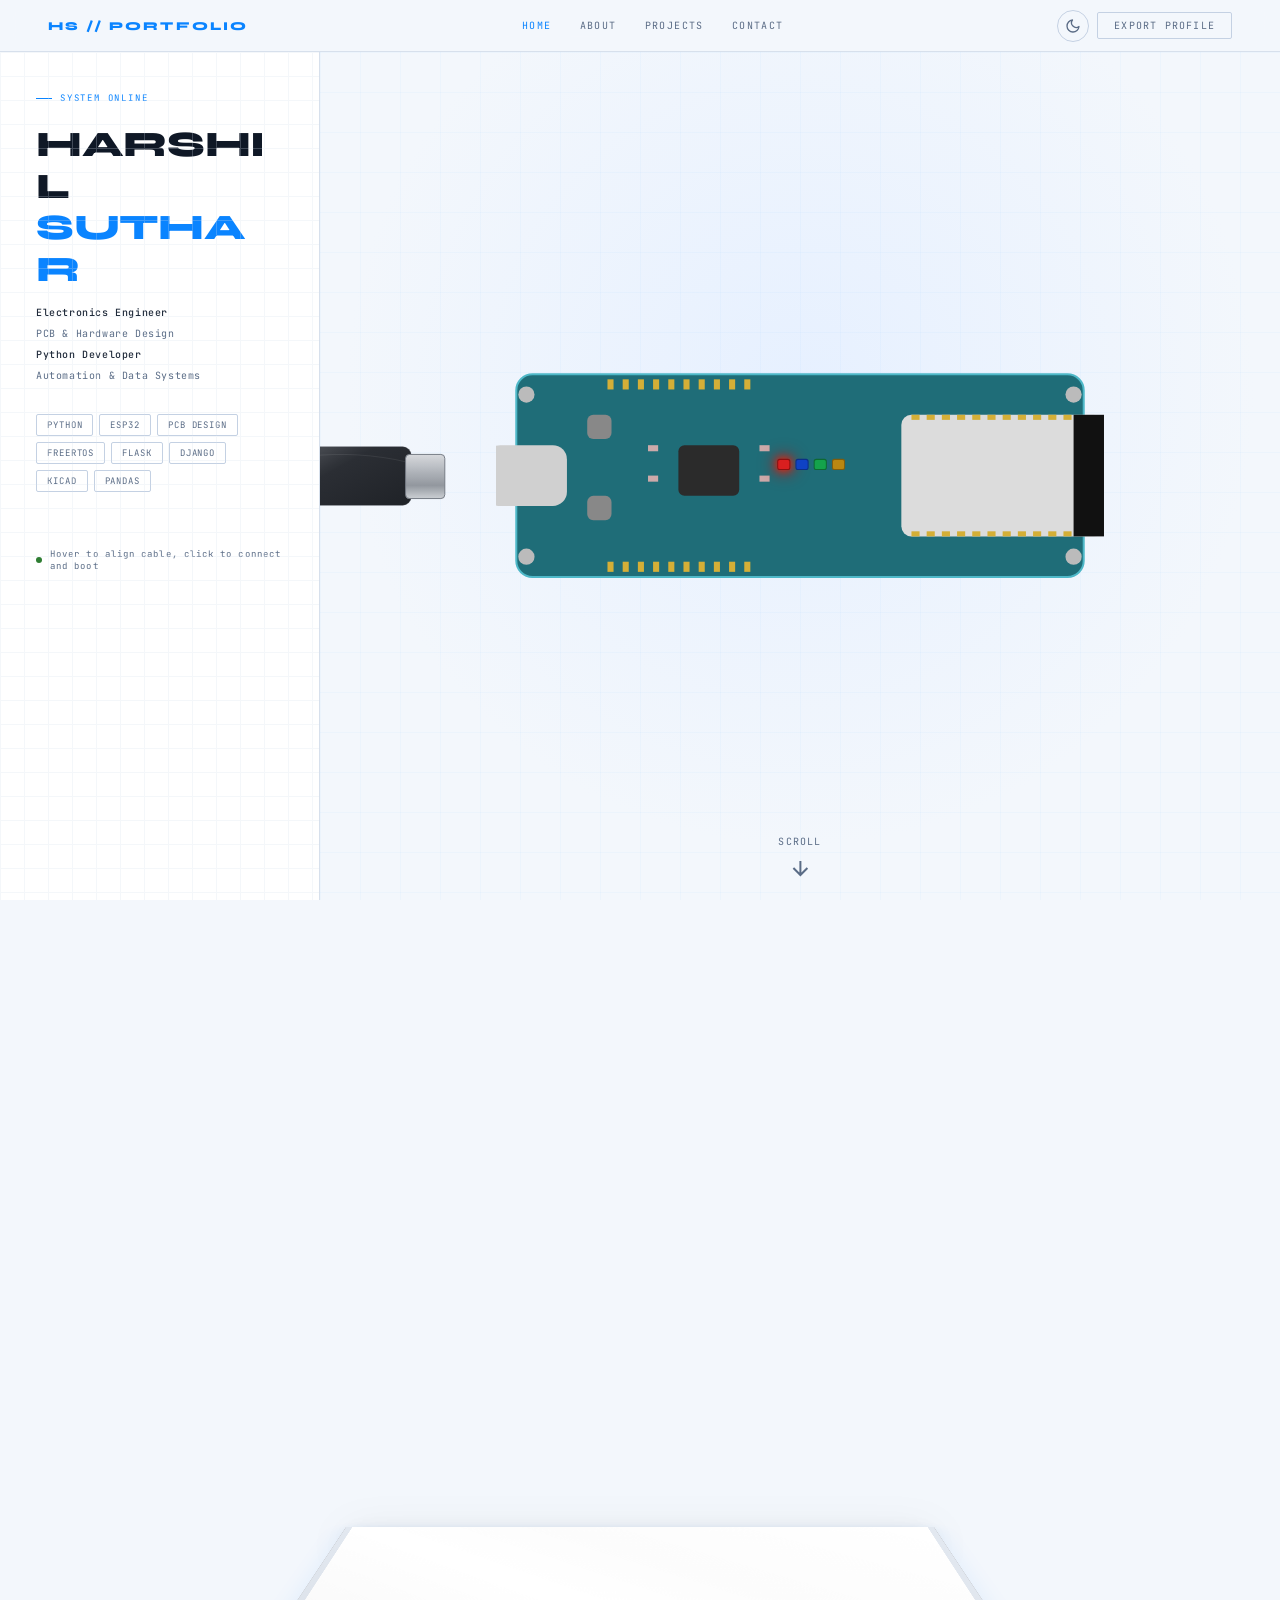
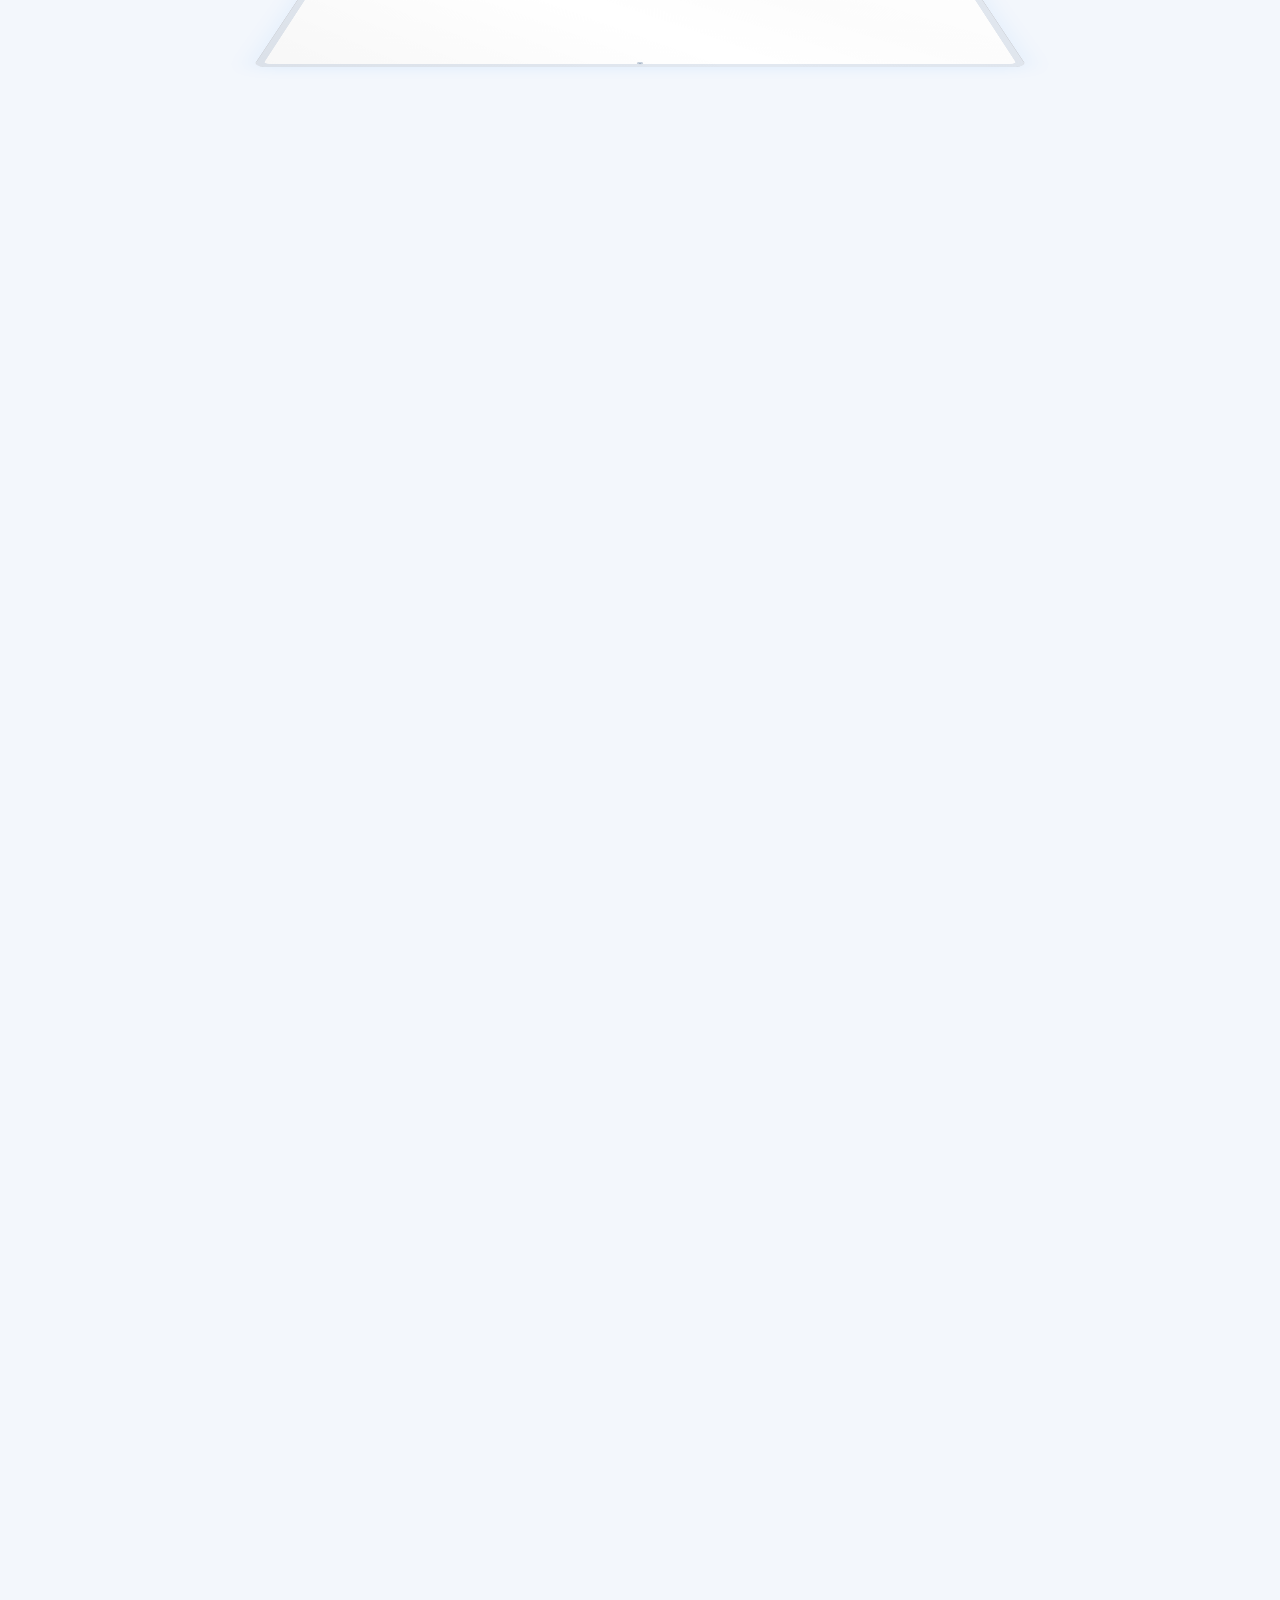
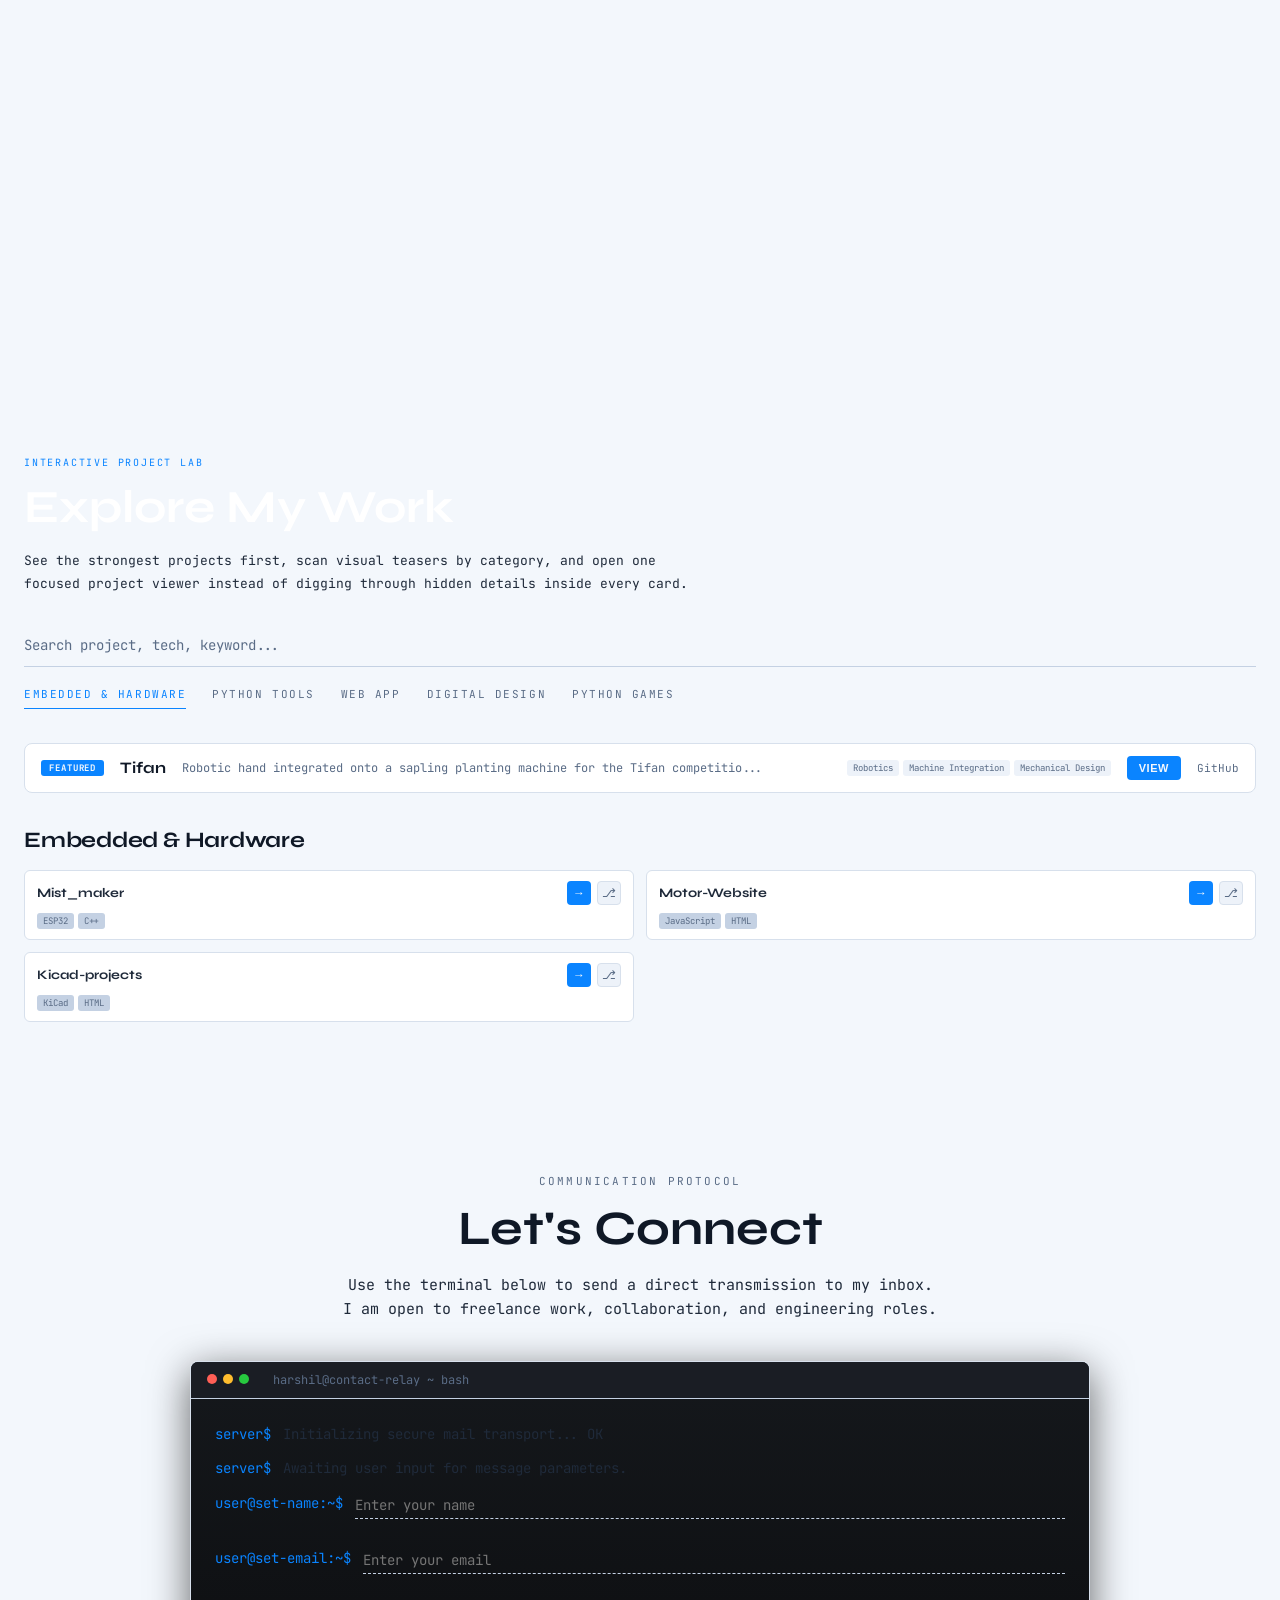
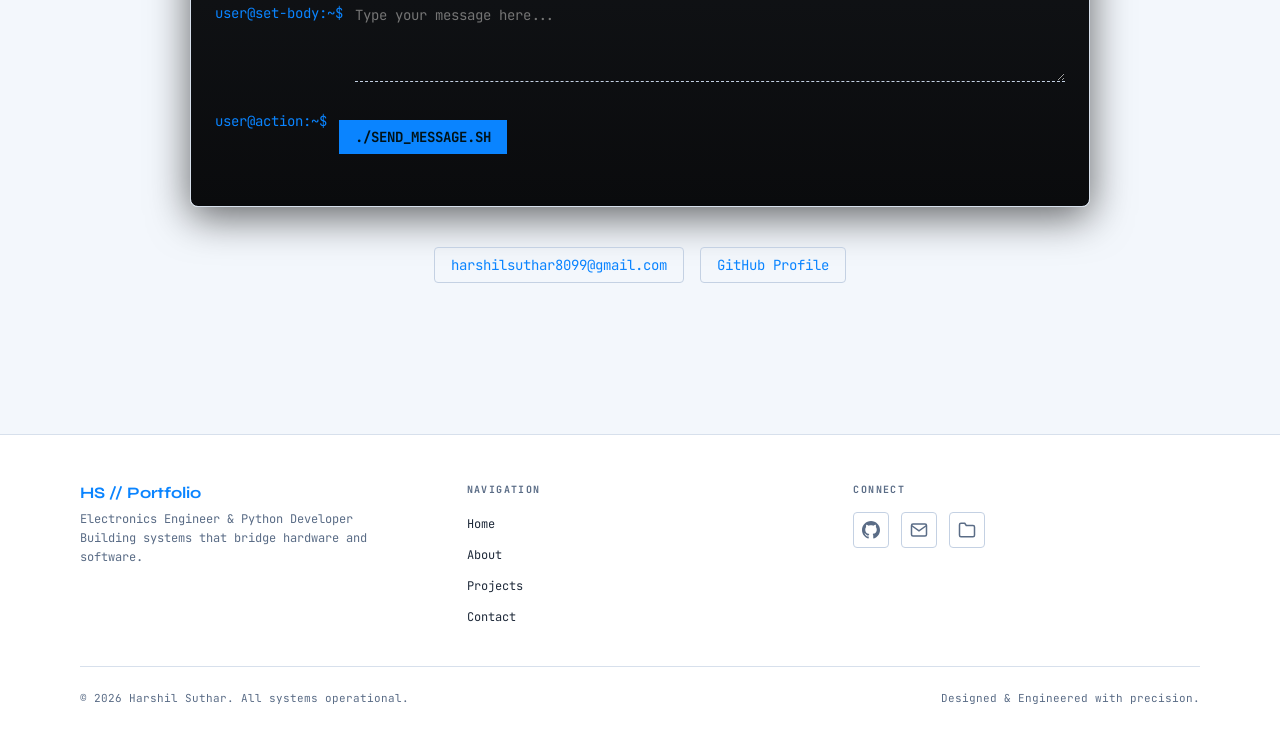
<file: index.html>
<!DOCTYPE html>
<html lang="en">

<head>
  <meta charset="UTF-8" />
  <meta http-equiv="refresh" content="0; url=portfolio.html" />
  <meta name="viewport" content="width=device-width, initial-scale=1.0" />
  <title>Redirecting to Portfolio</title>
  <link rel="icon" type="image/svg+xml" href="data:image/svg+xml,%3Csvg xmlns='http://www.w3.org/2000/svg' viewBox='0 0 100 100'%3E%3Crect width='100' height='100' rx='20' fill='%230a0b0d'/%3E%3Ctext x='50' y='68' font-family='Arial' font-size='55' font-weight='bold' text-anchor='middle' fill='%2300e5ff'%3EHS%3C/text%3E%3C/svg%3E" />
  <style>
    body {
      margin: 0;
      min-height: 100vh;
      display: grid;
      place-items: center;
      background: #0a0b0d;
      color: #b8c4d4;
      font-family: "JetBrains Mono", monospace;
    }

    a {
      color: #00e5ff;
    }
  </style>
</head>

<body>
  <p>If you are not redirected automatically, open <a href="portfolio.html">portfolio.html</a>.</p>
  <script>
    window.location.replace("portfolio.html");
  </script>
</body>

</html>
</file>
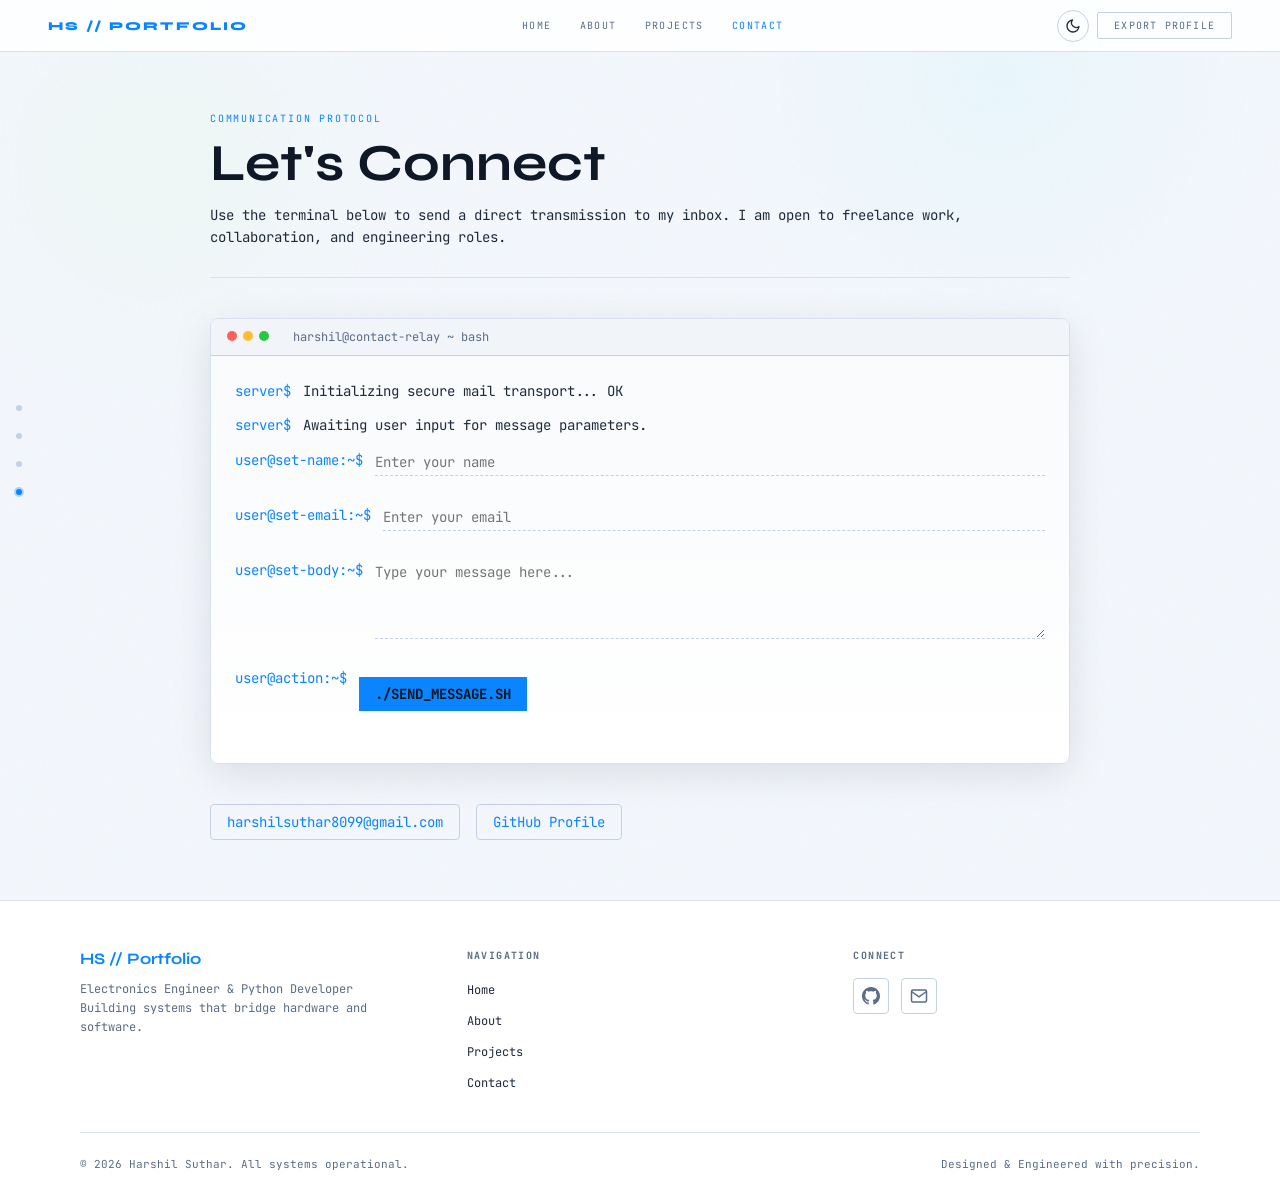
<file: contact.html>
<!DOCTYPE html>
<html lang="en">
<head>
  <meta charset="UTF-8">
  <meta name="viewport" content="width=device-width, initial-scale=1.0">
  <title>Contact | Harshil Suthar</title>
  <link rel="icon" type="image/svg+xml" href="data:image/svg+xml,%3Csvg xmlns='http://www.w3.org/2000/svg' viewBox='0 0 100 100'%3E%3Crect width='100' height='100' rx='20' fill='%230a0b0d'/%3E%3Ctext x='50' y='68' font-family='Arial' font-size='55' font-weight='bold' text-anchor='middle' fill='%2300e5ff'%3EHS%3C/text%3E%3C/svg%3E" />
  <link rel="preconnect" href="https://fonts.googleapis.com">
  <link rel="preconnect" href="https://fonts.gstatic.com" crossorigin>
  <link href="https://fonts.googleapis.com/css2?family=JetBrains+Mono:wght@400;500;700&family=Syne:wght@700;800&display=swap" rel="stylesheet">
  <link rel="stylesheet" href="projects.css">
  <link rel="stylesheet" href="media.css">
  <style>
    .layout { max-width: 900px; margin: 40px auto; padding: 20px; }
    .hero { margin-bottom: 40px; }
    
    .contact-terminal {
      background: linear-gradient(180deg, #15181c, #0a0b0d);
      border: 1px solid var(--border);
      border-radius: 8px;
      overflow: hidden;
      box-shadow: 0 10px 40px rgba(0, 0, 0, 0.6);
      display: flex;
      flex-direction: column;
    }

    .t-head {
      background: #1a1d24;
      border-bottom: 1px solid var(--border2);
      padding: 10px 16px;
      display: flex;
      align-items: center;
      gap: 8px;
      font-size: 12px;
      color: var(--dim);
    }

    .t-dots span {
      display: inline-block;
      width: 10px; height: 10px;
      border-radius: 50%;
      background: #ff5f56;
      margin-right: 6px;
    }
    .t-dots span:nth-child(2) { background: #ffbd2e; }
    .t-dots span:nth-child(3) { background: #27c93f; margin-right: 16px; }

    .t-body {
      padding: 24px;
      flex-grow: 1;
      font-family: "JetBrains Mono", monospace;
      font-size: 14px;
      line-height: 1.6;
      color: var(--text);
    }

    .t-line {
      margin-bottom: 12px;
      display: flex;
      flex-wrap: wrap;
    }

    .t-prompt {
      color: var(--cyan);
      margin-right: 12px;
      white-space: nowrap;
    }

    .t-input-group {
      display: flex;
      flex-direction: column;
      flex-grow: 1;
      margin-bottom: 16px;
      min-width: 200px;
    }

    .t-input {
      background: transparent;
      border: none;
      border-bottom: 1px dashed var(--border2);
      color: #fff;
      font-family: "JetBrains Mono", monospace;
      font-size: 14px;
      padding: 4px 0;
      outline: none;
      width: 100%;
      transition: border-color 0.2s;
    }
    
    .t-input:focus {
      border-bottom-color: var(--cyan);
    }

    textarea.t-input {
      resize: vertical;
      min-height: 80px;
    }

    .t-btn {
      background: var(--cyan);
      color: #001217;
      border: none;
      padding: 8px 16px;
      font-family: "JetBrains Mono", monospace;
      font-weight: 700;
      font-size: 14px;
      cursor: pointer;
      text-transform: uppercase;
      margin-top: 10px;
      align-self: flex-start;
      transition: all 0.2s;
    }

    .t-btn:hover {
      filter: brightness(1.1);
      box-shadow: 0 0 15px rgba(0, 229, 255, 0.4);
    }
    
    .status-msg {
      margin-top: 16px;
      font-size: 12px;
    }
    .status-msg.success { color: var(--green); }
    .status-msg.error { color: #ff5f56; }
    
    .contact-links {
      margin-top: 40px;
      display: flex;
      gap: 16px;
      flex-wrap: wrap;
    }
    .contact-links a {
      color: var(--cyan);
      text-decoration: none;
      border: 1px solid var(--border2);
      padding: 8px 16px;
      border-radius: 4px;
      font-size: 14px;
      transition: all 0.2s;
    }
    .contact-links a:hover {
      border-color: var(--cyan);
      background: var(--cyan2);
    }

    /* Light Theme Styles for Contact Terminal */
    [data-theme="light"] .contact-terminal {
      background: linear-gradient(180deg, #f8fafc, #ffffff);
      box-shadow: 0 10px 40px rgba(0, 0, 0, 0.1);
    }

    [data-theme="light"] .t-head {
      background: #f1f5f9;
    }

    [data-theme="light"] .t-input {
      color: var(--text);
    }

    [data-theme="light"] .status-msg.error {
      color: var(--red);
    }

    /* Hero section styles */
    .hero { margin-bottom: 40px; }
    .kicker {
      color: var(--cyan);
      font-size: 10px;
      letter-spacing: 0.18em;
      text-transform: uppercase;
      margin: 0 0 12px;
    }
    .hero h1 {
      font-family: 'Syne', sans-serif;
      font-size: clamp(32px, 5vw, 52px);
      font-weight: 700;
      color: var(--white);
      margin: 0 0 14px;
      line-height: 1.02;
    }
    .sub {
      max-width: 760px;
      color: var(--text);
      font-size: 14px;
      line-height: 1.6;
      margin: 0;
    }
  </style>
</head>
<body>
  <aside class="left-rail" aria-label="Section navigation">
    <a href="portfolio.html" class="rail-item" title="Home">Home</a>
    <a href="portfolio.html#about" class="rail-item" title="About">About</a>
    <a href="projects.html" class="rail-item" title="Projects">Projects</a>
    <a href="contact.html" class="rail-item active" aria-current="page" title="Contact">Contact</a>
  </aside>
  <nav class="site-nav">
    <div class="nav-logo">HS // Portfolio</div>
    <div class="nav-links">
      <a href="portfolio.html">Home</a>
      <a href="portfolio.html#about">About</a>
      <a href="projects.html">Projects</a>
      <a class="active" href="contact.html">Contact</a>
    </div>
    <div class="nav-actions">
      <button class="theme-toggle" type="button" aria-label="Toggle theme">
        <svg class="icon-sun" viewBox="0 0 24 24" fill="none" stroke="currentColor" stroke-width="2" stroke-linecap="round" stroke-linejoin="round" aria-hidden="true"><circle cx="12" cy="12" r="4"/><path d="M12 2v2M12 20v2M4.93 4.93l1.41 1.41M17.66 17.66l1.41 1.41M2 12h2M20 12h2M4.93 19.07l1.41-1.41M17.66 6.34l1.41-1.41"/></svg>
        <svg class="icon-moon" viewBox="0 0 24 24" fill="none" stroke="currentColor" stroke-width="2" stroke-linecap="round" stroke-linejoin="round" aria-hidden="true"><path d="M21 12.79A9 9 0 1 1 11.21 3 7 7 0 0 0 21 12.79z"/></svg>
      </button>
      <button class="nav-dl" type="button">Export Profile</button>
    </div>
  </nav>

  <main class="layout">
    <section class="hero">
      <p class="kicker">Communication Protocol</p>
      <h1>Let's Connect</h1>
      <p class="sub">Use the terminal below to send a direct transmission to my inbox. I am open to freelance work, collaboration, and engineering roles.</p>
    </section>

    <div class="contact-terminal">
      <div class="t-head">
        <div class="t-dots"><span></span><span></span><span></span></div>
        <div>harshil@contact-relay ~ bash</div>
      </div>
      <div class="t-body">
        <div class="t-line">
          <span class="t-prompt">server$</span>
          <span>Initializing secure mail transport... OK</span>
        </div>
        <div class="t-line">
          <span class="t-prompt">server$</span>
          <span>Awaiting user input for message parameters.</span>
        </div>
        
        <!-- FORMSPREE CONFIGURATION: Replace YOUR_FORMSPREE_ID with your actual Formspree form ID from https://formspree.io -->
        <!-- Example: https://formspree.io/f/xnqkvpzy -->
        <form id="terminal-form" action="https://formspree.io/f/YOUR_FORMSPREE_ID" method="POST">
          <div class="t-line">
            <span class="t-prompt">user@set-name:~$</span>
            <div class="t-input-group">
              <input class="t-input" type="text" name="name" placeholder="Enter your name" required autocomplete="off" spellcheck="false" />
            </div>
          </div>
          
          <div class="t-line">
            <span class="t-prompt">user@set-email:~$</span>
            <div class="t-input-group">
              <input class="t-input" type="email" name="_replyto" placeholder="Enter your email" required autocomplete="off" spellcheck="false" />
            </div>
          </div>
          
          <div class="t-line">
            <span class="t-prompt">user@set-body:~$</span>
            <div class="t-input-group">
              <textarea class="t-input" name="message" placeholder="Type your message here..." required spellcheck="false"></textarea>
            </div>
          </div>

          <div class="t-line">
            <span class="t-prompt">user@action:~$</span>
            <div style="display: flex; flex-direction: column;">
              <button class="t-btn" type="submit">./send_message.sh</button>
              <div id="form-status" class="status-msg"></div>
            </div>
          </div>
        </form>
      </div>
    </div>
    
    <div class="contact-links">
      <a href="mailto:harshilsuthar8099@gmail.com">harshilsuthar8099@gmail.com</a>
      <a href="https://github.com/harris8099" target="_blank" rel="noreferrer">GitHub Profile</a>
    </div>
  </main>

  <!-- FOOTER -->
  <footer class="site-footer" style="margin-top: 0;">
    <div class="footer-content">
      <div class="footer-brand">
        <h3>HS // Portfolio</h3>
        <p>Electronics Engineer & Python Developer<br>Building systems that bridge hardware and software.</p>
      </div>
      <div class="footer-links">
        <h4>Navigation</h4>
        <ul>
          <li><a href="portfolio.html">Home</a></li>
          <li><a href="portfolio.html#about">About</a></li>
          <li><a href="projects.html">Projects</a></li>
          <li><a href="contact.html">Contact</a></li>
        </ul>
      </div>
      <div class="footer-social">
        <h4>Connect</h4>
        <div class="social-links">
          <a href="https://github.com/harris8099" target="_blank" rel="noreferrer" aria-label="GitHub">
            <svg width="18" height="18" viewBox="0 0 24 24" fill="currentColor"><path d="M12 0c-6.626 0-12 5.373-12 12 0 5.302 3.438 9.8 8.207 11.387.599.111.793-.261.793-.577v-2.234c-3.338.726-4.033-1.416-4.033-1.416-.546-1.387-1.333-1.756-1.333-1.756-1.089-.745.083-.729.083-.729 1.205.084 1.839 1.237 1.839 1.237 1.07 1.834 2.807 1.304 3.492.997.107-.775.418-1.305.762-1.604-2.665-.305-5.467-1.334-5.467-5.931 0-1.311.469-2.381 1.236-3.221-.124-.303-.535-1.524.117-3.176 0 0 1.008-.322 3.301 1.23.957-.266 1.983-.399 3.003-.404 1.02.005 2.047.138 3.006.404 2.291-1.552 3.297-1.23 3.297-1.23.653 1.653.242 2.874.118 3.176.77.84 1.235 1.911 1.235 3.221 0 4.609-2.807 5.624-5.479 5.921.43.372.823 1.102.823 2.222v3.293c0 .319.192.694.801.576 4.765-1.589 8.199-6.086 8.199-11.386 0-6.627-5.373-12-12-12z"/></svg>
          </a>
          <a href="mailto:harshilsuthar8099@gmail.com" aria-label="Email">
            <svg width="18" height="18" viewBox="0 0 24 24" fill="none" stroke="currentColor" stroke-width="2"><path d="M4 4h16c1.1 0 2 .9 2 2v12c0 1.1-.9 2-2 2H4c-1.1 0-2-.9-2-2V6c0-1.1.9-2 2-2z"/><polyline points="22,6 12,13 2,6"/></svg>
          </a>
        </div>
      </div>
    </div>
    <div class="footer-bottom">
      <span>&copy; 2026 Harshil Suthar. All systems operational.</span>
      <span>Designed & Engineered with precision.</span>
    </div>
  </footer>

  <script>
    (function initTheme() {
      const root = document.documentElement;
      const toggle = document.querySelector('.theme-toggle');
      const saved = localStorage.getItem('site-theme');
      const prefersLight = window.matchMedia && window.matchMedia('(prefers-color-scheme: light)').matches;
      const initial = saved || (prefersLight ? 'light' : 'dark');
      root.setAttribute('data-theme', initial);
      if (toggle) {
        toggle.addEventListener('click', () => {
          const next = root.getAttribute('data-theme') === 'light' ? 'dark' : 'light';
          root.setAttribute('data-theme', next);
          localStorage.setItem('site-theme', next);
        });
      }
    })();

    document.querySelector('.nav-dl')?.addEventListener('click', () => {
      const cvText = [
        'HARSHIL SUTHAR',
        'Electronics Engineer | Python Developer',
        '',
        'Focus Areas',
        '- PCB and hardware design',
        '- ESP32 and embedded systems',
        '- Python automation and data workflows',
        '- Flask and Django web applications',
        '',
        'Core Skills',
        '- Python, C, C++, JavaScript, HTML, CSS',
        '- ESP-IDF, FreeRTOS, KiCad, Pandas, NumPy',
        '- Git, Linux, MQTT, LoRaWAN',
        '',
        'Links',
        '- GitHub: https://github.com/harris8099',
        '- Portfolio: https://github.com/harris8099/Portfolio-2.0',
        '- Email: harshilsuthar8099@gmail.com',
      ].join('\n');

      const blob = new Blob([cvText], { type: 'text/plain;charset=utf-8' });
      const url = URL.createObjectURL(blob);
      const anchor = document.createElement('a');
      anchor.href = url;
      anchor.download = 'Harshil-Suthar-CV.txt';
      document.body.appendChild(anchor);
      anchor.click();
      anchor.remove();
      setTimeout(() => URL.revokeObjectURL(url), 1000);
    });

    const form = document.getElementById("terminal-form");
    const status = document.getElementById("form-status");

    form.addEventListener("submit", async (e) => {
      e.preventDefault();
      const data = new FormData(form);
      status.className = 'status-msg';
      status.textContent = '[sys] Transmitting packets...';
      
      try {
        const res = await fetch(form.action, {
          method: form.method,
          body: data,
          headers: { 'Accept': 'application/json' }
        });
        if (res.ok) {
          status.textContent = '[ok] Transmission successful. I will respond shortly.';
          status.classList.add('success');
          form.reset();
        } else {
          status.textContent = '[error] Transmission failed. Check your Formspree setup or network link.';
          status.classList.add('error');
        }
      } catch (err) {
        status.textContent = '[error] Protocol failure. Endpoint unreachable.';
        status.classList.add('error');
      }
    });
  </script>
</body>
</html>
</file>
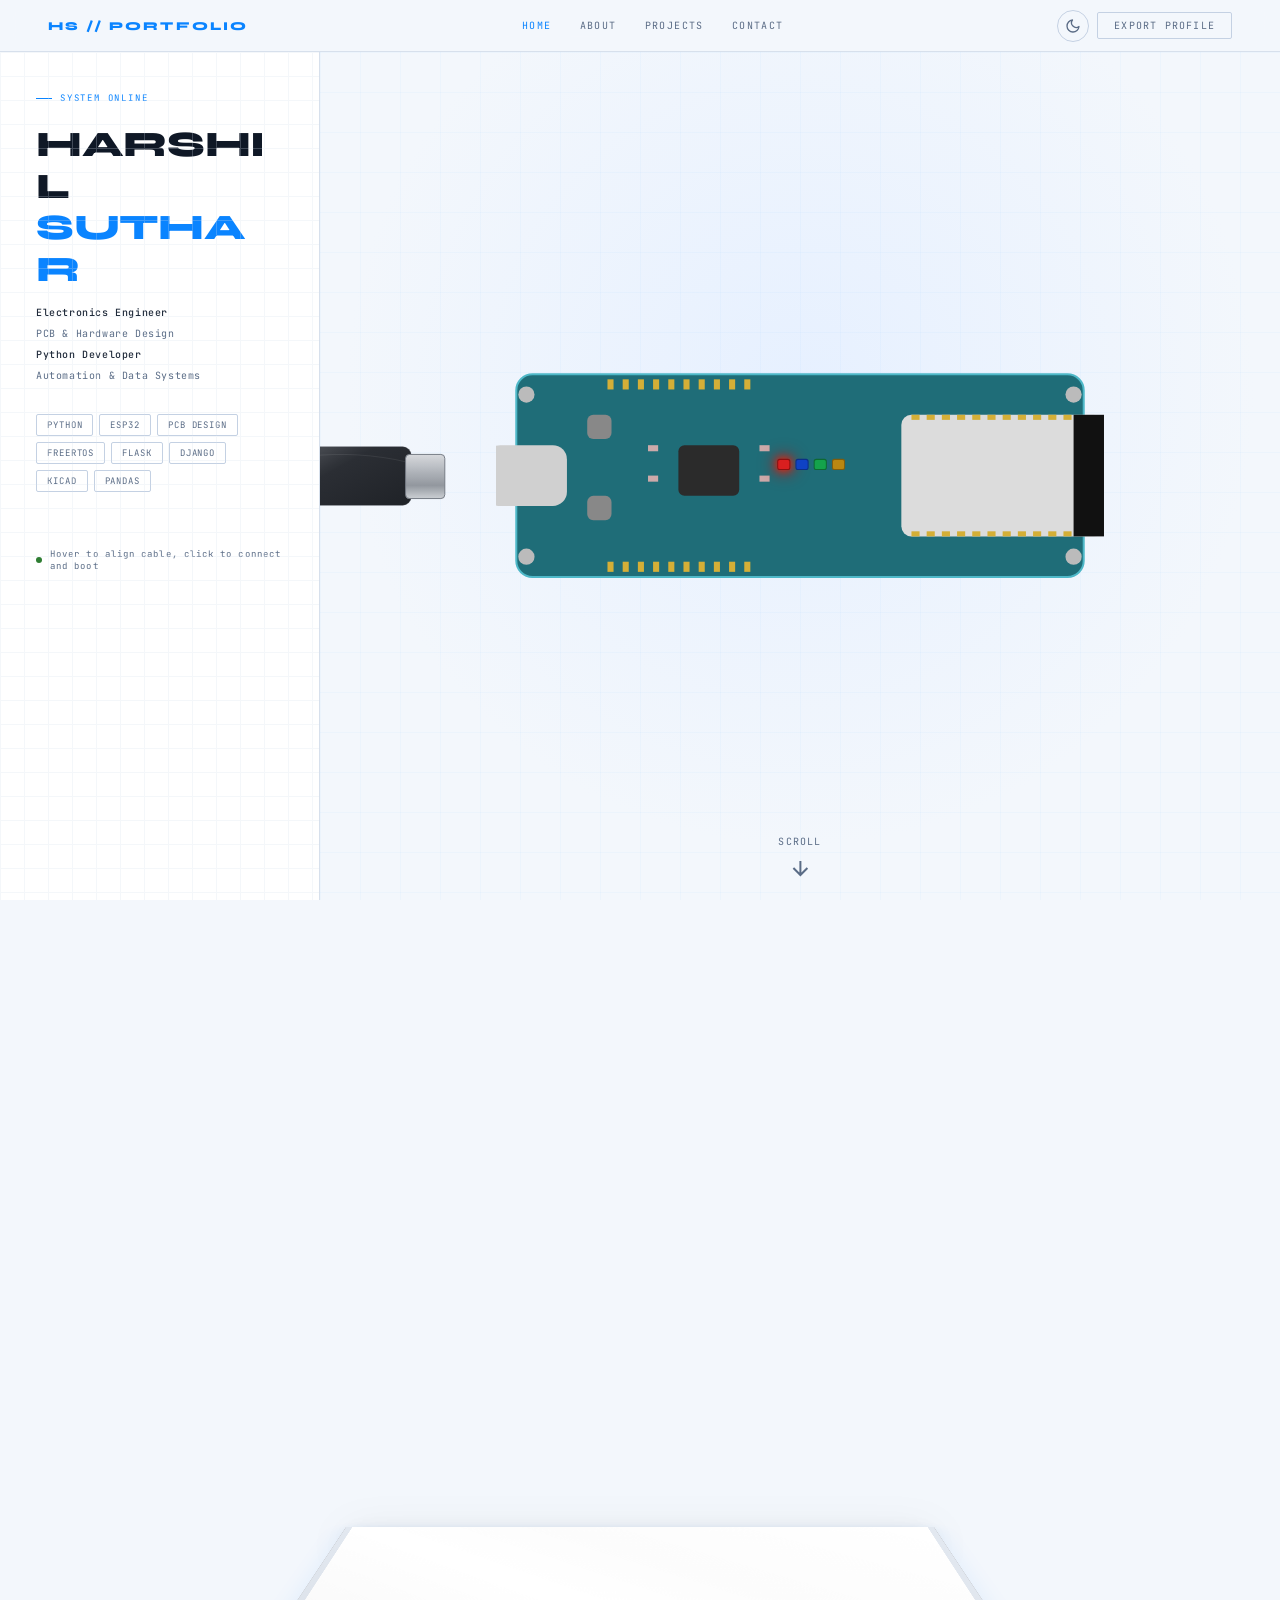
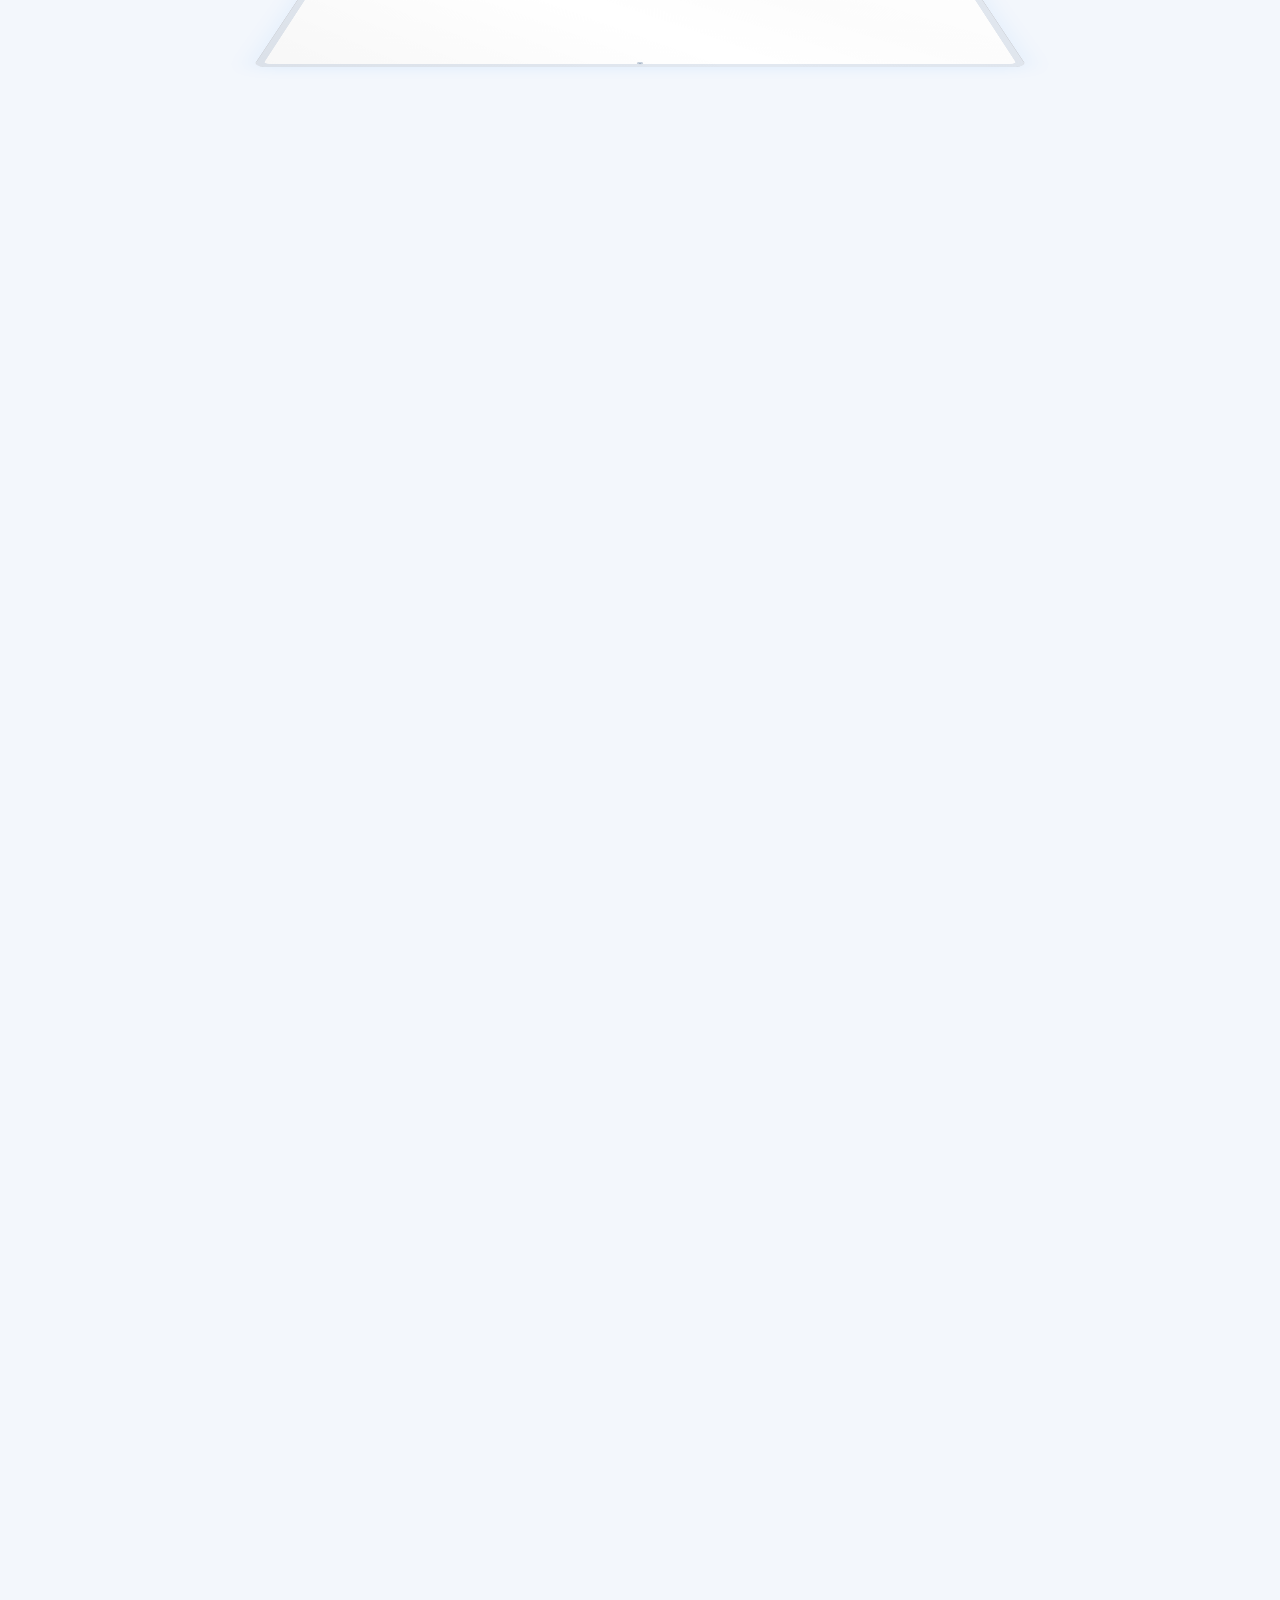
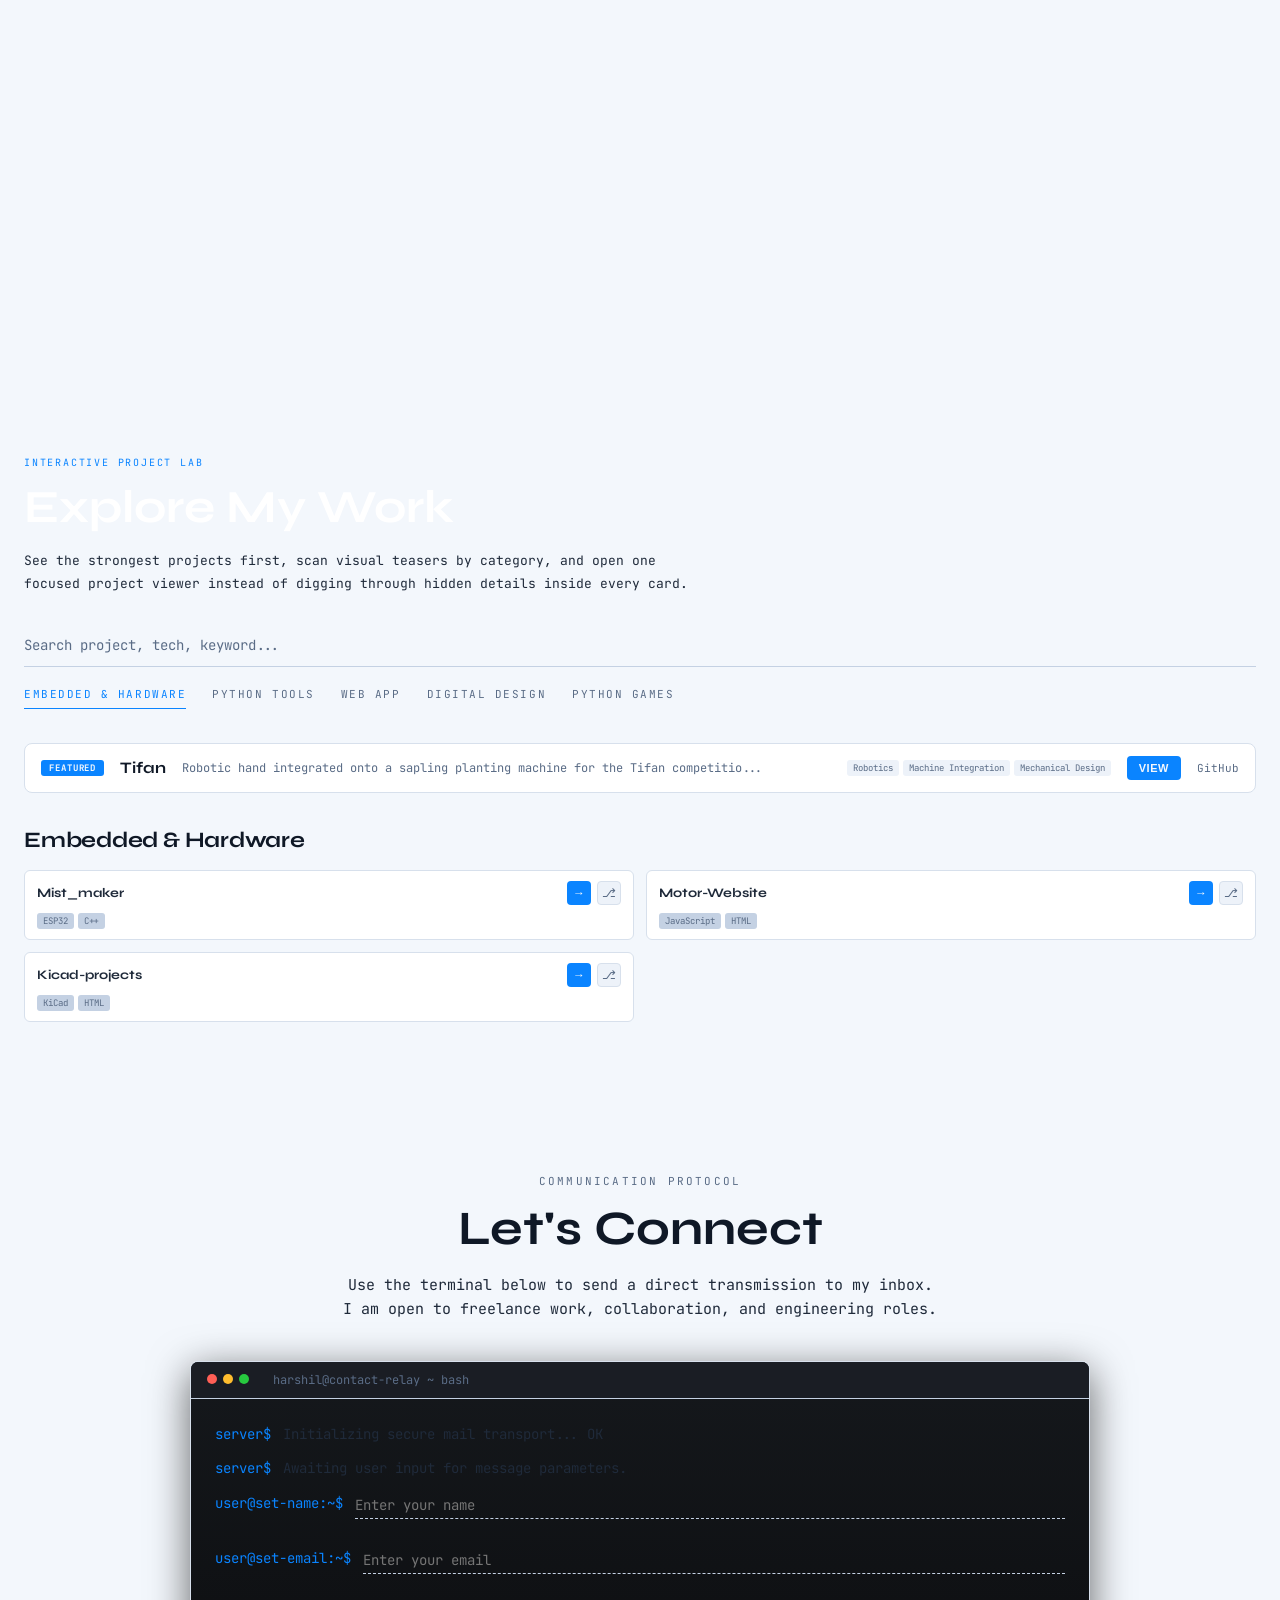
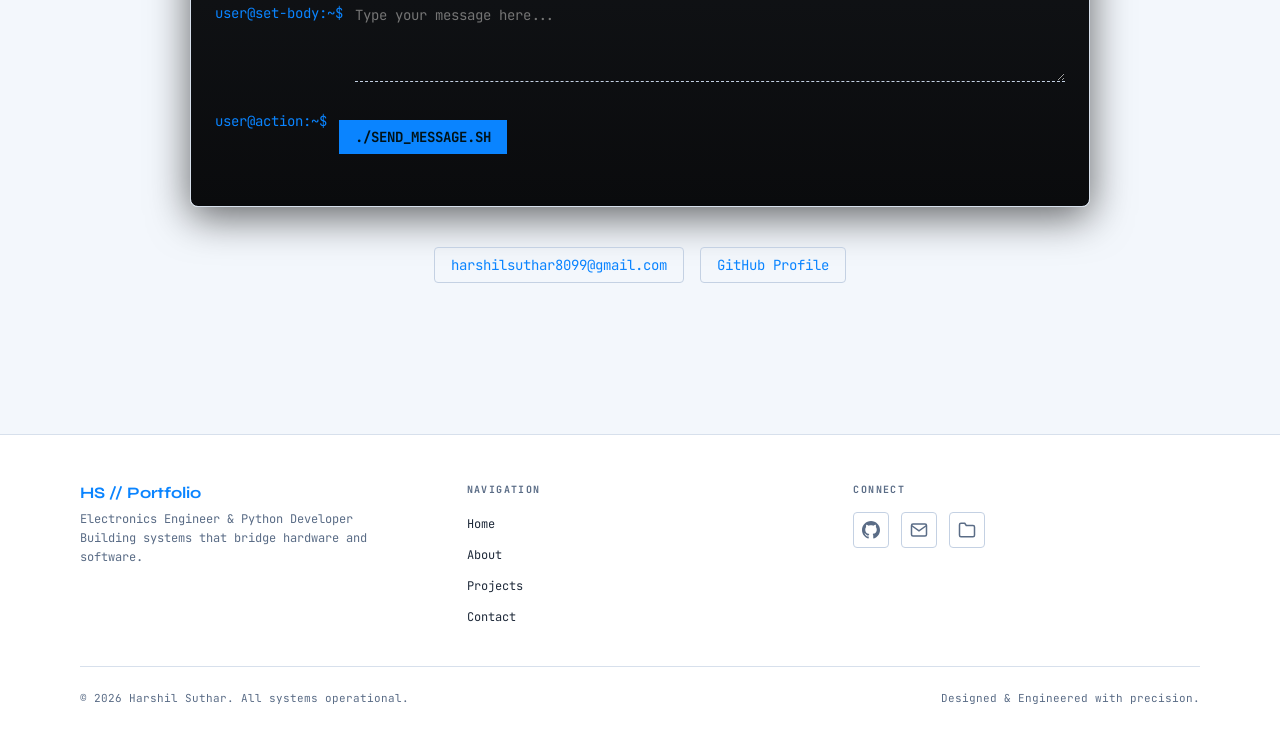
<file: portfolio.html>
<!DOCTYPE html>
<html lang="en">

<head>
  <meta charset="utf-8" />
  <meta name="viewport" content="width=device-width, initial-scale=1.0" />
  <title>Harshil Suthar - Portfolio</title>
  <link rel="icon" type="image/svg+xml" href="data:image/svg+xml,%3Csvg xmlns='http://www.w3.org/2000/svg' viewBox='0 0 100 100'%3E%3Crect width='100' height='100' rx='20' fill='%230a0b0d'/%3E%3Ctext x='50' y='68' font-family='Arial' font-size='55' font-weight='bold' text-anchor='middle' fill='%2300e5ff'%3EHS%3C/text%3E%3C/svg%3E" />
  <link rel="preconnect" href="https://fonts.googleapis.com" />
  <link rel="preconnect" href="https://fonts.gstatic.com" crossorigin />
  <link
    href="https://fonts.googleapis.com/css2?family=JetBrains+Mono:ital,wght@0,300;0,400;0,500;0,700;1,400&family=Syne:wght@700;800&display=swap"
    rel="stylesheet" />
  <link rel="stylesheet" href="projects.css" />
  <style>
    *,
    *::before,
    *::after {
      box-sizing: border-box;
      margin: 0;
      padding: 0;
    }

    :root {
      --bg: #0a0b0d;
      --bg2: #0f1114;
      --bg3: #141619;
      --border: #1c2028;
      --border2: #252c38;
      --cyan: #00e5ff;
      --cyan2: rgba(0, 229, 255, .13);
      --green: #39ff14;
      --amber: #ffb300;
      --red: #ff3232;
      --board-red: #cc1a1a;
      --text: #b8c4d4;
      --dim: #3a4455;
    }

    [data-theme="light"] {
      --bg: #f3f7fc;
      --bg2: #ffffff;
      --bg3: #edf2f9;
      --border: #d7e0ec;
      --border2: #c4d1e3;
      --cyan: #0a84ff;
      --cyan2: rgba(10, 132, 255, .13);
      --green: #2e7d32;
      --amber: #c77800;
      --red: #c1121f;
      --board-red: #cc1a1a;
      --text: #1f2a3a;
      --dim: #5a6c86;
    }

    [data-theme="light"] .laptop-base {
      background: linear-gradient(180deg, #e0e5ec 0%, #d1d8e0 15%, #c3ccd5 100%);
      box-shadow:
        0 20px 80px rgba(0, 0, 0, 0.15),
        0 10px 40px rgba(0, 0, 0, 0.1);
    }

    [data-theme="light"] .laptop-base::before {
      background: #ffffff;
    }

    [data-theme="light"] .laptop-screen {
      background: #f8fafc;
      border: 1px solid #d1d5db;
      box-shadow:
        0 -5px 40px rgba(10, 132, 255, 0.08),
        inset 0 0 60px rgba(0, 0, 0, 0.05);
    }

    [data-theme="light"] .laptop-screen::before {
      background: linear-gradient(135deg,
          rgba(0, 0, 0, 0.03) 0%,
          transparent 40%,
          rgba(0, 0, 0, 0.01) 60%,
          transparent 100%);
    }

    [data-theme="light"] .laptop-screen.open {
      box-shadow:
        0 -20px 100px rgba(10, 132, 255, 0.12),
        inset 0 0 60px rgba(0, 0, 0, 0.05);
    }

    [data-theme="light"] .laptop-lid {
      background: linear-gradient(180deg, #e5e9f0 0%, #d8dee6 100%);
    }

    [data-theme="light"] .laptop-bezel {
      background: #e2e8f0;
    }

    [data-theme="light"] .laptop-notch {
      background: #cbd5e1;
      box-shadow: inset 0 0 2px rgba(0, 0, 0, 0.1);
    }

    [data-theme="light"] .laptop-notch::after {
      background: #94a3b8;
    }

    [data-theme="light"] .laptop-caption h3 {
      color: #1f2a3a;
    }

    [data-theme="light"] .laptop-about .section-title {
      color: #1f2a3a;
    }

    [data-theme="light"] .laptop-about .info-card h3 {
      color: #1f2a3a;
    }

    [data-theme="light"] .info-card {
      background: linear-gradient(180deg, rgba(237, 242, 249, .95), rgba(248, 250, 252, .96));
    }

    [data-theme="light"] .info-card::before {
      background: linear-gradient(135deg, rgba(10, 132, 255, .08), transparent 48%);
    }

    /* Light theme for mobile about card */
    [data-theme="light"] .mobile-about-card {
      background: var(--bg2);
      border-color: var(--border);
    }

    [data-theme="light"] .mobile-about-card .section-title {
      color: var(--text);
    }

    [data-theme="light"] .mobile-about-grid .info-card {
      background: var(--bg3);
      border-color: var(--border);
    }

    [data-theme="light"] .mobile-about-grid .info-card h3 {
      color: var(--text);
    }

    [data-theme="light"] .mobile-about-grid .tag {
      background: var(--border2);
      color: var(--text);
    }

    [data-theme="light"] #board-area {
      background: radial-gradient(circle at 50% 40%, #e6f0ff 0%, #f3f7fc 65%);
    }

    [data-theme="light"] #board-area::before {
      background-image:
        linear-gradient(rgba(10, 132, 255, .08) 1px, transparent 1px),
        linear-gradient(90deg, rgba(10, 132, 255, .08) 1px, transparent 1px);
    }

    /* Light theme for portfolio.html terminal panel */
    [data-theme="light"] #terminal-panel {
      background: #f8fafc;
    }

    [data-theme="light"] #t-handle {
      background: #f1f5f9;
    }

    [data-theme="light"] #t-input {
      color: var(--text);
    }

    /* Light theme scrollbar styles */
    [data-theme="light"] ::-webkit-scrollbar {
      width: 4px;
    }

    [data-theme="light"] ::-webkit-scrollbar-thumb {
      background: var(--border2);
      border-radius: 2px;
    }

    [data-theme="light"] ::-webkit-scrollbar-track {
      background: transparent;
    }

    /* Default (dark) scrollbar styles */
    ::-webkit-scrollbar {
      width: 4px;
    }
    ::-webkit-scrollbar-thumb {
      background: var(--border2);
      border-radius: 2px;
    }
    ::-webkit-scrollbar-track {
      background: transparent;
    }
    html {
      scrollbar-width: thin;
      scrollbar-color: var(--border2) transparent;
      scroll-behavior: smooth;
    }

    /* Utility class */
    .hidden { display: none !important; }

    body {
      min-height: 100vh;
      overflow-x: hidden;
      overflow-y: auto;
    }

    /* Page transition fade-in */
    @keyframes pageFadeIn {
      from {
        opacity: 0;
        transform: translateY(10px);
      }

      to {
        opacity: 1;
        transform: translateY(0);
      }
    }

    body {
      animation: pageFadeIn 0.5s ease-out;
    }

    body {
      background: var(--bg);
      color: var(--text);
      font-family: 'JetBrains Mono', monospace;
  display: flex;
  flex-direction: column;
}

    /* noise */
    body::before {
      content: '';
      position: fixed;
      inset: 0;
      z-index: 0;
      pointer-events: none;
      background: url("data:image/svg+xml,%3Csvg viewBox='0 0 256 256' xmlns='http://www.w3.org/2000/svg'%3E%3Cfilter id='n'%3E%3CfeTurbulence type='fractalNoise' baseFrequency='.9' numOctaves='4' stitchTiles='stitch'/%3E%3C/filter%3E%3Crect width='100%25' height='100%25' filter='url(%23n)' opacity='.035'/%3E%3C/svg%3E");
      opacity: .5;
      will-change: transform;
    }

    /* ==================================
   NAV
================================== */
    nav {
      position: relative;
      z-index: 50;
      display: flex;
      align-items: center;
      justify-content: space-between;
      padding: 0 48px;
      height: 52px;
      flex-shrink: 0;
      background: rgba(10, 11, 13, .92);
      border-bottom: 1px solid var(--border);
      backdrop-filter: blur(10px);
    }

    .nav-actions {
      display: flex;
      align-items: center;
      gap: 8px;
    }

    .theme-toggle {
      width: 32px;
      height: 32px;
      display: inline-grid;
      place-items: center;
      padding: 0;
      border: 1px solid var(--border2);
      color: var(--text);
      background: none;
      cursor: pointer;
      border-radius: 999px;
      transition: all .2s;
    }

    .theme-toggle svg {
      width: 16px;
      height: 16px;
      display: none;
    }

    .theme-toggle .icon-sun {
      display: block;
    }

    [data-theme="light"] .theme-toggle .icon-sun {
      display: none;
    }

    [data-theme="light"] .theme-toggle .icon-moon {
      display: block;
    }

    .theme-toggle:hover {
      border-color: var(--cyan);
      color: var(--cyan);
    }

    .theme-toggle:focus-visible,
    .rail-item:focus-visible {
      outline: 2px solid var(--cyan);
      outline-offset: 2px;
    }

    /* Dot-style left navigation rail */
    .left-rail {
      position: fixed;
      left: 20px;
      top: 50%;
      transform: translateY(-50%);
      display: flex;
      flex-direction: column;
      gap: 16px;
      z-index: 25;
      opacity: 1;
      transition: opacity .3s ease, transform .3s ease;
      padding: 12px 8px;
      background: rgba(10, 11, 13, 0.6);
      backdrop-filter: blur(8px);
      border-radius: 20px;
      border: 1px solid rgba(255, 255, 255, 0.05);
    }

    .left-rail.rail-hidden {
      opacity: 0;
      transform: translate(-20px, -50%);
      pointer-events: none;
    }

    .rail-item {
      position: relative;
      width: 8px;
      height: 8px;
      border-radius: 50%;
      background: var(--dim);
      opacity: 0.4;
      transition: all .25s cubic-bezier(.22, 1, .36, 1);
      cursor: pointer;
      text-decoration: none;
    }

    .rail-item:hover {
      opacity: 0.8;
      transform: scale(1.3);
    }

    .rail-item.active {
      background: var(--cyan);
      opacity: 1;
      transform: scale(1.5);
      box-shadow: 0 0 10px rgba(0, 229, 255, 0.5);
    }

    /* Tooltip on hover */
    .rail-item::after {
      content: attr(data-section-link);
      position: absolute;
      left: 20px;
      top: 50%;
      transform: translateY(-50%);
      padding: 4px 10px;
      background: var(--bg2);
      border: 1px solid var(--border);
      border-radius: 4px;
      font-size: 10px;
      color: var(--text);
      text-transform: uppercase;
      letter-spacing: 0.1em;
      white-space: nowrap;
      opacity: 0;
      pointer-events: none;
      transition: opacity .2s ease, transform .2s ease;
    }

    .rail-item:hover::after {
      opacity: 1;
      transform: translateY(-50%) translateX(4px);
    }

    @media (prefers-reduced-motion: reduce) {

      *,
      *::before,
      *::after {
        animation: none !important;
        transition: none !important;
        scroll-behavior: auto !important;
      }
    }

    .nav-logo {
      font-family: 'Syne', sans-serif;
      font-size: 12px;
      font-weight: 800;
      letter-spacing: .18em;
      color: var(--cyan);
      text-transform: uppercase;
    }

    .nav-links {
      display: flex;
      gap: 28px;
    }

    .nav-links a {
      font-size: 10px;
      letter-spacing: .14em;
      text-transform: uppercase;
      color: var(--dim);
      text-decoration: none;
      transition: color .2s;
    }

    .nav-links a:hover {
      color: var(--cyan);
    }

    .nav-links a.active {
      color: var(--cyan);
    }

    .nav-dl {
      font-size: 10px;
      letter-spacing: .12em;
      text-transform: uppercase;
      padding: 6px 16px;
      border: 1px solid var(--border2);
      color: var(--dim);
      background: none;
      cursor: pointer;
      border-radius: 2px;
      transition: all .2s;
      font-family: 'JetBrains Mono', monospace;
    }

    .nav-dl:hover {
      border-color: var(--cyan);
      color: var(--cyan);
    }

    /* Light theme nav styles */
    [data-theme="light"] nav {
      background: rgba(243, 247, 252, 0.92);
      border-bottom-color: var(--border);
    }

    [data-theme="light"] .theme-toggle {
      border-color: var(--border2);
      color: var(--dim);
    }

    [data-theme="light"] .theme-toggle:hover {
      border-color: var(--cyan);
      color: var(--cyan);
    }

    [data-theme="light"] .left-rail {
      background: rgba(255, 255, 255, 0.7);
      border-color: var(--border);
    }

    [data-theme="light"] .rail-item {
      background: var(--border2);
      opacity: 0.6;
    }

    [data-theme="light"] .rail-item.active {
      background: var(--cyan);
      box-shadow: 0 0 10px rgba(10, 132, 255, 0.4);
    }

    [data-theme="light"] .rail-item:hover {
      opacity: 1;
    }

    [data-theme="light"] .rail-item::after {
      background: var(--bg2);
      border-color: var(--border);
      color: var(--text);
    }

    [data-theme="light"] .nav-dl {
      border-color: var(--border2);
      color: var(--dim);
    }

    [data-theme="light"] .nav-dl:hover {
      border-color: var(--cyan);
      color: var(--cyan);
    }

    /* ==================================
   MAIN STAGE  (fills remaining height)
================================== */
    #stage {
      min-height: calc(100vh - 52px);
      display: grid;
      grid-template-columns: minmax(240px, 25%) minmax(0, 75%);
      grid-template-rows: 1fr;
      overflow: hidden;
      position: relative;
      z-index: 1;
    }

    /* -- LEFT PANEL: bio -- */
    #left-panel {
      border-right: 1px solid var(--border);
      display: flex;
      flex-direction: column;
      justify-content: flex-start;
      padding: 40px 36px;
      background: var(--bg2);
      overflow-y: auto;
      overflow-x: hidden;
      min-height: 0;
      position: relative;
    }

    #left-panel::-webkit-scrollbar {
      width: 4px;
    }

    #left-panel::-webkit-scrollbar-thumb {
      background: var(--border2);
      border-radius: 2px;
    }

    #left-panel::-webkit-scrollbar-track {
      background: transparent;
    }

    #left-panel::before {
      content: '';
      position: absolute;
      inset: 0;
      background-image: linear-gradient(var(--border) 1px, transparent 1px),
        linear-gradient(90deg, var(--border) 1px, transparent 1px);
      background-size: 24px 24px;
      opacity: .25;
      pointer-events: none;
    }

    .lp-label {
      font-size: 9px;
      letter-spacing: .2em;
      text-transform: uppercase;
      color: var(--cyan);
      margin-bottom: 20px;
      display: flex;
      align-items: center;
      gap: 8px;
    }

    .lp-label::before {
      content: '';
      width: 16px;
      height: 1px;
      background: var(--cyan);
    }

    .lp-name {
      font-family: 'Syne', sans-serif;
      font-size: clamp(24px, 2.8vw, 38px);
      font-weight: 800;
      line-height: 1.16;
      color: var(--white);
      letter-spacing: -.01em;
      margin-bottom: 12px;
      overflow-wrap: anywhere;
    }

    .lp-name span {
      color: var(--cyan);
    }

    .lp-role {
      font-size: 10px;
      letter-spacing: .06em;
      color: var(--dim);
      line-height: 2.1;
      margin-bottom: 28px;
    }

    .lp-role b {
      color: var(--text);
      font-weight: 500;
    }

    .lp-tags {
      display: flex;
      flex-wrap: wrap;
      gap: 6px;
      margin-bottom: 32px;
    }

    .tag {
      font-size: 9px;
      letter-spacing: .1em;
      text-transform: uppercase;
      padding: 4px 10px;
      border: 1px solid var(--border2);
      border-radius: 2px;
      color: var(--dim);
      background: var(--bg);
      transition: all .2s;
      cursor: default;
    }

    .tag:hover {
      border-color: var(--cyan);
      color: var(--cyan);
      background: var(--cyan2);
    }

    .lp-hint {
      font-size: 9px;
      letter-spacing: .12em;
      color: var(--dim);
      display: flex;
      align-items: center;
      gap: 8px;
      margin-top: 24px;
    }

    .lp-hint-dot {
      width: 6px;
      height: 6px;
      border-radius: 50%;
      background: var(--green);
      flex-shrink: 0;
      animation: pulse 2s ease-in-out infinite;
    }

    @keyframes pulse {

      0%,
      100% {
        opacity: 1;
        transform: scale(1)
      }

      50% {
        opacity: .3;
        transform: scale(.6)
      }
    }

    /* -- RIGHT PANEL: board + terminal -- */
    #right-panel {
      display: flex;
      flex-direction: column;
      overflow: hidden;
      position: relative;
    }

    /* board area */
    #board-area {
      flex: 1;
      display: flex;
      align-items: center;
      justify-content: center;
      position: relative;
      background: radial-gradient(circle at 50% 40%, #081018 0%, #05090d 65%);
      overflow: hidden;
      min-height: 0;
    }

    /* subtle grid */
    #board-area::before {
      content: '';
      position: absolute;
      inset: 0;
      pointer-events: none;
      background-image:
        linear-gradient(rgba(0, 170, 255, .08) 1px, transparent 1px),
        linear-gradient(90deg, rgba(0, 170, 255, .08) 1px, transparent 1px);
      background-size: 40px 40px;
      opacity: .38;
    }

    /* board container */
    #pcb-wrap {
      position: relative;
      z-index: 2;
      cursor: pointer;
      transition: filter .35s, transform .35s cubic-bezier(.22, 1, .36, 1);
      transform-origin: center center;
      max-width: 608px;
      width: min(70.4%, 608px);
    }

    #pcb-wrap:hover {
      transform: translateY(-4px) scale(1.007);
      filter: drop-shadow(0 0 28px rgba(255, 0, 0, .22)) drop-shadow(0 0 50px rgba(0, 185, 255, .14));
    }

    #pcb-wrap.connected {
      transform: translateY(-2px) scale(1.008);
      filter: drop-shadow(0 0 36px rgba(0, 229, 255, .22));
    }

    #pcb-wrap svg {
      width: 100%;
      height: auto;
      display: block;
    }

    #pcb-svg {
      position: relative;
      z-index: 4;
    }

    /* USB cable animate on hover */
    #usb-cable {
      position: absolute;
      width: min(52vw, 440px);
      left: -60%;
      top: 50%;
      transform: translateY(-50%);
      transition: left .65s cubic-bezier(.22, 1, .36, 1), filter .3s, opacity .3s;
      pointer-events: none;
      z-index: 2;
      opacity: .96;
    }

    #pcb-wrap:hover #usb-cable {
      left: -46%;
    }

    #pcb-wrap.connected #usb-cable {
      left: -46%;
      opacity: 1;
      filter: drop-shadow(0 0 5px rgba(0, 229, 255, .18));
    }

    #pcb-wrap:focus-visible {
      outline: 2px solid var(--cyan);
      outline-offset: 8px;
    }

    .pcb-btn {
      transition: fill 0.1s, filter 0.1s;
      cursor: pointer;
    }

    .pcb-btn:hover {
      fill: #bbb;
      filter: drop-shadow(0 0 5px rgba(255, 255, 255, 0.4));
    }

    .pcb-btn:active {
      fill: #555;
    }

    /* ripple */
    .ripple {
      position: absolute;
      border-radius: 50%;
      border: 1px solid var(--cyan);
      pointer-events: none;
      z-index: 5;
      animation: ripOut .8s ease-out forwards;
    }

    @keyframes ripOut {
      from {
        width: 0;
        height: 0;
        opacity: .9;
        transform: translate(-50%, -50%)
      }

      to {
        width: 160px;
        height: 160px;
        opacity: 0;
        transform: translate(-50%, -50%)
      }
    }

    /* -- TERMINAL PANEL - slides up from bottom -- */
    #terminal-panel {
      height: 0;
      overflow: hidden;
      border-top: 0px solid transparent;
      transition: height .55s cubic-bezier(.22, 1, .36, 1),
        border-top-color .3s;
      flex-shrink: 0;
      display: flex;
      flex-direction: column;
      background: #07090c;
      position: relative;
    }

    #terminal-panel.open {
      height: 52%;
      border-top: 1px solid rgba(0, 229, 255, .2);
    }

    /* drag handle */
    #t-handle {
      width: 100%;
      height: 34px;
      display: flex;
      align-items: center;
      justify-content: space-between;
      padding: 0 16px;
      background: #0c0e12;
      border-bottom: 1px solid var(--border);
      cursor: ns-resize;
      flex-shrink: 0;
      user-select: none;
    }

    #t-controls {
      display: flex;
      align-items: center;
      gap: 8px;
    }

    .t-btn {
      border: none;
      cursor: pointer;
      font-family: 'JetBrains Mono', monospace;
      transition: transform .15s, filter .2s, background .2s, color .2s;
    }

    .t-btn:hover {
      transform: translateY(-1px);
    }

    .t-btn:active {
      transform: translateY(0);
    }

    #t-handle-label {
      font-size: 10px;
      letter-spacing: .08em;
      text-transform: uppercase;
      color: var(--dim);
      white-space: nowrap;
      overflow: hidden;
      text-overflow: ellipsis;
      margin: 0 12px;
      flex: 1;
    }

    #t-min-btn,
    #t-max-btn,
    #t-close-btn {
      width: 26px;
      height: 22px;
      line-height: 1;
      border-radius: 4px;
      color: #c7d2e2;
      background: #161b23;
    }

    #t-close-btn:hover {
      background: #7f1d1d;
      color: #ffd6d6;
    }

    #terminal-panel.os-macos #t-handle {
      justify-content: flex-start;
      gap: 10px;
      background: #111317;
    }

    #terminal-panel.os-macos #t-controls {
      order: 1;
      gap: 7px;
    }

    #terminal-panel.os-macos #t-handle-label {
      order: 2;
      text-align: center;
      font-size: 9px;
      letter-spacing: .12em;
    }

    #terminal-panel.os-macos .t-btn {
      width: 12px;
      height: 12px;
      border-radius: 50%;
      padding: 0;
      color: transparent;
    }

    #terminal-panel.os-macos #t-close-btn {
      background: #ff5f57;
    }

    #terminal-panel.os-macos #t-min-btn {
      background: #febc2e;
    }

    #terminal-panel.os-macos #t-max-btn {
      background: #28c840;
    }

    #terminal-panel.os-windows #t-handle {
      background: #14171d;
    }

    #terminal-panel.os-windows #t-controls {
      order: 2;
      gap: 4px;
    }

    #terminal-panel.os-windows #t-handle-label {
      order: 1;
      text-transform: none;
      letter-spacing: .03em;
    }

    #terminal-panel.os-windows .t-btn {
      width: 36px;
      height: 24px;
      border-radius: 2px;
      background: transparent;
    }

    #terminal-panel.os-windows .t-btn:hover {
      background: #283040;
    }

    #terminal-panel.os-windows #t-close-btn:hover {
      background: #c42b1c;
      color: #fff;
    }

    #terminal-panel.os-linux #t-handle {
      background: #1a1422;
      border-bottom: 1px solid #2e2340;
    }

    #terminal-panel.os-linux #t-controls {
      order: 2;
    }

    #terminal-panel.os-linux #t-handle-label {
      order: 1;
      color: #b7a3d5;
      text-transform: none;
    }

    #terminal-panel.os-linux .t-btn {
      width: 24px;
      height: 20px;
      border-radius: 3px;
      background: #2a2236;
      color: #d7c8ef;
    }

    /* scanlines */
    #terminal-panel::after {
      content: '';
      position: absolute;
      inset: 0;
      pointer-events: none;
      background: repeating-linear-gradient(0deg, transparent, transparent 2px,
          rgba(0, 0, 0, .07) 2px, rgba(0, 0, 0, .07) 4px);
      z-index: 10;
    }

    /* scrollable output */
    #t-body {
      flex: 1;
      overflow-y: auto;
      overflow-x: hidden;
      padding: 14px 20px 4px;
      font-size: 12px;
      line-height: 1.85;
      scroll-behavior: smooth;
      /* allow user scroll freely */
      overscroll-behavior: contain;
    }

    #t-body::-webkit-scrollbar {
      width: 4px;
    }

    #t-body::-webkit-scrollbar-thumb {
      background: var(--border2);
      border-radius: 2px;
    }

    #t-body::-webkit-scrollbar-track {
      background: transparent;
    }

    .tl {
      opacity: 0;
      animation: tFade .18s forwards;
    }

    @keyframes tFade {
      to {
        opacity: 1
      }
    }

    .tc {
      color: var(--cyan)
    }

    .tg {
      color: var(--green)
    }

    .ta {
      color: var(--amber)
    }

    .td {
      color: var(--dim)
    }

    .tw {
      color: #e8eef8
    }

    .tr {
      color: var(--red)
    }

    /* input row */
    #t-input-row {
      display: flex;
      align-items: center;
      gap: 8px;
      padding: 8px 20px 12px;
      border-top: 1px solid var(--border);
      flex-shrink: 0;
    }

    #t-prompt {
      color: var(--green);
      font-size: 12px;
      white-space: nowrap;
    }

    #t-input {
      background: none;
      border: none;
      outline: none;
      flex: 1;
      color: #fff;
      font-family: 'JetBrains Mono', monospace;
      font-size: 12px;
      caret-color: var(--cyan);
    }

    .t-cursor {
      display: inline-block;
      width: 7px;
      height: 13px;
      background: var(--cyan);
      vertical-align: middle;
      animation: blink 1s step-end infinite;
    }

    @keyframes blink {

      0%,
      100% {
        opacity: 1
      }

      50% {
        opacity: 0
      }
    }

    @keyframes pulseWaiting {
      0% {
        filter: drop-shadow(0 0 2px #0f42c5);
        fill: #0f42c5;
      }

      50% {
        filter: drop-shadow(0 0 12px #00e5ff);
        fill: #00e5ff;
      }

      100% {
        filter: drop-shadow(0 0 2px #0f42c5);
        fill: #0f42c5;
      }
    }

    .waiting-led {
      animation: pulseWaiting 2s infinite ease-in-out;
    }

    /* ==================================
   OTHER SECTIONS (scrollable page below fold)
================================== */
    #scroll-sections {
      position: relative;
      z-index: 1;
      overflow-y: auto;
      display: block;
      background:
        radial-gradient(circle at top right, rgba(0, 229, 255, .08), transparent 28%),
        linear-gradient(180deg, #06090d 0%, #0a0d12 100%);
      border-top: 1px solid var(--border);
    }

    .content-shell {
      width: min(1120px, calc(100vw - 48px));
      margin: 0 auto;
      padding: 88px 0 96px;
    }

    .section-block+.section-block {
      margin-top: 88px;
    }

    .section-kicker {
      color: var(--cyan);
      font-size: 10px;
      letter-spacing: .18em;
      text-transform: uppercase;
      margin-bottom: 14px;
    }

    .section-title {
      font-family: 'Syne', sans-serif;
      color: #fff;
      font-size: clamp(28px, 5vw, 54px);
      line-height: 1.02;
      margin-bottom: 18px;
    }

    .section-copy {
      max-width: 760px;
      font-size: 13px;
      line-height: 1.9;
      color: var(--text);
    }

    .about-grid,
    .contact-grid {
      display: grid;
      grid-template-columns: repeat(2, minmax(0, 1fr));
      gap: 22px;
      margin-top: 36px;
    }

    .info-card {
      border: 1px solid var(--border);
      background: linear-gradient(180deg, rgba(20, 22, 25, .95), rgba(10, 12, 15, .96));
      padding: 24px;
      position: relative;
      overflow: hidden;
    }

    .info-card::before {
      content: '';
      position: absolute;
      inset: 0;
      background: linear-gradient(135deg, rgba(0, 229, 255, .08), transparent 48%);
      pointer-events: none;
    }

    .info-card h3 {
      position: relative;
      z-index: 1;
      color: #fff;
      font-size: 14px;
      margin-bottom: 14px;
    }

    .info-card p,
    .info-card li,
    .info-card a {
      position: relative;
      z-index: 1;
      font-size: 12px;
      line-height: 1.9;
      color: var(--text);
    }

    .info-card ul {
      list-style: none;
      display: grid;
      gap: 10px;
    }

    .info-card a {
      color: var(--cyan);
      text-decoration: none;
    }

    .info-card a:hover {
      color: #fff;
    }

    .skill-matrix {
      display: grid;
      grid-template-columns: repeat(2, minmax(0, 1fr));
      gap: 10px;
    }

    .metric-row {
      display: flex;
      justify-content: space-between;
      gap: 16px;
      padding: 11px 0;
      border-top: 1px solid rgba(255, 255, 255, .05);
    }

    .metric-row:first-child {
      border-top: none;
      padding-top: 0;
    }

    .metric-row span:first-child {
      color: var(--dim);
    }

    .contact-actions {
      display: flex;
      flex-wrap: wrap;
      gap: 12px;
      margin-top: 24px;
    }

    .action-btn {
      display: inline-flex;
      align-items: center;
      justify-content: center;
      min-width: 160px;
      padding: 12px 18px;
      border: 1px solid var(--border2);
      text-decoration: none;
      text-transform: uppercase;
      letter-spacing: .12em;
      font-size: 10px;
      color: var(--text);
      background: rgba(10, 11, 13, .9);
      transition: all .2s;
    }

    .action-btn:hover {
      color: var(--cyan);
      border-color: var(--cyan);
      background: var(--cyan2);
    }

    .action-btn.primary {
      color: #001217;
      background: var(--cyan);
      border-color: var(--cyan);
    }

    .action-btn.primary:hover {
      color: #001217;
      filter: brightness(1.08);
    }

    @keyframes glitch {
      0% {
        transform: translate(0)
      }

      20% {
        transform: translate(-2px, 2px)
      }

      40% {
        transform: translate(-2px, -2px)
      }

      60% {
        transform: translate(2px, 2px)
      }

      80% {
        transform: translate(2px, -2px)
      }

      100% {
        transform: translate(0)
      }
    }

    .glitch-effect {
      animation: glitch 0.1s linear infinite;
      box-shadow: 0 0 30px rgba(255, 0, 0, 0.4) !important;
      border-color: #ff5f56 !important;
    }

    @media (max-width: 900px) {
      body {
        padding-left: 0;
      }

      .left-rail {
        left: 12px;
        padding: 8px 6px;
        gap: 12px;
      }

      .rail-item {
        width: 6px;
        height: 6px;
      }

      .rail-item::after {
        left: 14px;
        font-size: 9px;
        padding: 2px 6px;
      }

      .about-grid,
      .contact-grid,
      .skill-matrix,
      .laptop-about .about-grid {
        grid-template-columns: 1fr;
      }

      .content-shell {
        width: min(1120px, calc(100vw - 32px));
        padding: 40px 0 60px;
      }

      .section-block+.section-block {
        margin-top: 48px;
      }

      .section-title {
        font-size: clamp(24px, 6vw, 36px);
      }

      .lp-name {
        font-size: clamp(28px, 6vw, 36px);
      }

      .laptop-section {
        height: 180vh;
      }

      .laptop-container {
        perspective: 1500px;
      }

      .laptop-about {
        padding: 12px 14px 10px;
      }

      .laptop-about .section-copy {
        font-size: 10px;
      }

      .laptop-about .info-card {
        padding: 10px;
      }

      .laptop-about .info-card h3 {
        font-size: 10px;
      }

      .laptop-about .metric-row {
        padding: 4px 0;
      }
    }

    @media (max-width: 600px) {
      .nav-dl {
        padding: 4px 10px;
        font-size: 9px;
      }

      .theme-toggle {
        padding: 0;
        font-size: 9px;
      }

      .action-btn {
        width: 100%;
        text-align: center;
      }

      .laptop-section {
        height: 180vh;
      }

      .laptop-about {
        padding: 10px 12px 8px;
      }

      .laptop-about .section-title {
        font-size: clamp(14px, 4vw, 18px);
      }

      .laptop-about .section-copy {
        font-size: 9px;
      }

      .laptop-about .info-card {
        padding: 8px;
      }

      .laptop-about .info-card h3 {
        font-size: 9px;
      }

      .laptop-about .metric-row {
        padding: 3px 0;
        font-size: 8px;
      }

      .laptop-about .skill-matrix .tag {
        padding: 1px 4px;
        font-size: 8px;
      }
    }

    /* ==================================
   SCROLL INDICATOR
================================== */
    .scroll-indicator {
      position: absolute;
      bottom: 20px;
      left: 50%;
      transform: translateX(-50%);
      display: flex;
      flex-direction: column;
      align-items: center;
      gap: 8px;
      color: var(--dim);
      font-size: 10px;
      letter-spacing: 0.12em;
      text-transform: uppercase;
      animation: bounce 2s infinite;
      z-index: 10;
      cursor: pointer;
      transition: color 0.3s;
    }

    .scroll-indicator:hover {
      color: var(--cyan);
    }

    .scroll-indicator svg {
      width: 24px;
      height: 24px;
      stroke: currentColor;
    }

    @keyframes bounce {

      0%,
      20%,
      50%,
      80%,
      100% {
        transform: translateX(-50%) translateY(0);
      }

      40% {
        transform: translateX(-50%) translateY(-10px);
      }

      60% {
        transform: translateX(-50%) translateY(-5px);
      }
    }

    /* ==================================
   FOOTER
================================== */
    .site-footer {
      position: relative;
      z-index: 1;
      border-top: 1px solid var(--border);
      background: var(--bg2);
      padding: 48px 0 24px;
    }

    .footer-content {
      width: min(1120px, calc(100vw - 48px));
      margin: 0 auto;
      display: grid;
      grid-template-columns: repeat(3, 1fr);
      gap: 40px;
    }

    .footer-brand h3 {
      font-family: 'Syne', sans-serif;
      font-size: 16px;
      color: var(--cyan);
      margin-bottom: 8px;
    }

    .footer-brand p {
      font-size: 12px;
      color: var(--dim);
      line-height: 1.6;
    }

    .footer-links h4,
    .footer-social h4 {
      font-size: 10px;
      letter-spacing: 0.14em;
      text-transform: uppercase;
      color: var(--dim);
      margin-bottom: 16px;
    }

    .footer-links ul {
      list-style: none;
      display: flex;
      flex-direction: column;
      gap: 10px;
    }

    .footer-links a {
      color: var(--text);
      text-decoration: none;
      font-size: 12px;
      transition: color 0.2s;
    }

    .footer-links a:hover {
      color: var(--cyan);
    }

    .footer-social {
      display: flex;
      flex-direction: column;
    }

    .social-links {
      display: flex;
      gap: 12px;
    }

    .social-links a {
      width: 36px;
      height: 36px;
      border: 1px solid var(--border2);
      border-radius: 4px;
      display: flex;
      align-items: center;
      justify-content: center;
      color: var(--dim);
      text-decoration: none;
      transition: all 0.2s;
    }

    .social-links a:hover {
      border-color: var(--cyan);
      color: var(--cyan);
      background: var(--cyan2);
    }

    .footer-bottom {
      width: min(1120px, calc(100vw - 48px));
      margin: 40px auto 0;
      padding-top: 24px;
      border-top: 1px solid var(--border);
      display: flex;
      justify-content: space-between;
      align-items: center;
      font-size: 11px;
      color: var(--dim);
    }

    @media (max-width: 900px) {
      .footer-content {
        grid-template-columns: 1fr;
        gap: 32px;
        text-align: center;
      }

      .social-links {
        justify-content: center;
      }

      .footer-bottom {
        flex-direction: column;
        gap: 12px;
        text-align: center;
      }
    }

    /* ==================================
   APPLE-STYLE LAPTOP SHOWCASE
================================== */
    .laptop-section {
      position: relative;
      height: 300vh;
      background: var(--bg);
    }

    .laptop-container {
      position: sticky;
      top: 0;
      height: 100vh;
      display: flex;
      align-items: center;
      justify-content: center;
      perspective: 2500px;
      overflow: hidden;
      will-change: transform;
    }

    .laptop-frame {
      position: relative;
      width: min(980px, 88vw);
      max-width: 980px;
      transform-style: preserve-3d;
      transition: transform 0.1s linear;
      will-change: transform;
    }

    /* Floating text elements - Apple style */
    .laptop-caption {
      position: absolute;
      text-align: center;
      opacity: 0;
      transform: translateY(30px);
      transition: all 0.8s cubic-bezier(0.16, 1, 0.3, 1);
      pointer-events: none;
      z-index: 100;
    }

    .laptop-caption.visible {
      opacity: 1;
      transform: translateY(0);
    }

    .laptop-caption h3 {
      font-family: 'Syne', sans-serif;
      font-size: clamp(28px, 4vw, 48px);
      color: #fff;
      margin-bottom: 12px;
      font-weight: 600;
      letter-spacing: -0.02em;
    }

    .laptop-caption p {
      font-size: 16px;
      color: var(--text);
      max-width: 400px;
      line-height: 1.5;
    }

    .laptop-caption-top {
      top: 15%;
      left: 50%;
      transform: translateX(-50%) translateY(30px);
    }

    .laptop-caption-top.visible {
      transform: translateX(-50%) translateY(0);
    }

    .laptop-caption-left {
      left: 5%;
      top: 50%;
      transform: translateY(-50%) translateX(-30px);
      text-align: left;
    }

    .laptop-caption-left.visible {
      transform: translateY(-50%) translateX(0);
    }

    .laptop-caption-right {
      right: 5%;
      top: 50%;
      transform: translateY(-50%) translateX(30px);
      text-align: left;
    }

    .laptop-caption-right.visible {
      transform: translateY(-50%) translateX(0);
    }

    /* Laptop Base */
    .laptop-base {
      position: relative;
      width: 100%;
      height: 24px;
      background: linear-gradient(180deg,
          #2a2e35 0%,
          #1a1d22 15%,
          #0f1114 100%);
      border-radius: 2px 2px 14px 14px;
      box-shadow:
        0 20px 80px rgba(0, 0, 0, 0.9),
        0 10px 40px rgba(0, 0, 0, 0.6);
      transform-origin: top center;
      perspective: 1000px;
    }

    /* Trackpad notch representation */
    .laptop-base::before {
      content: '';
      position: absolute;
      top: 0;
      left: 50%;
      transform: translateX(-50%);
      width: 100px;
      height: 6px;
      background: #0a0b0d;
      border-radius: 0 0 8px 8px;
    }

    /* Keyboard representation */
    .laptop-base::after {
      content: '';
      position: absolute;
      top: 8px;
      left: 10%;
      right: 10%;
      height: 10px;
      background: repeating-linear-gradient(90deg,
          rgba(255, 255, 255, 0.03) 0,
          rgba(255, 255, 255, 0.03) 20px,
          transparent 20px,
          transparent 24px);
      opacity: 0.5;
      mask-image: linear-gradient(to bottom, black, transparent);
    }

    /* Laptop Screen */
    .laptop-screen {
      position: relative;
      width: 100%;
      aspect-ratio: 16/10;
      background: #000;
      border-radius: 18px 18px 0 0;
      overflow: hidden;
      box-shadow:
        0 -5px 40px rgba(0, 229, 255, 0.08),
        inset 0 0 60px rgba(0, 0, 0, 0.8);
      border: 1px solid #2a2e35;
      border-bottom: none;
      transform-origin: bottom center;
      transform: rotateX(-100deg);
      opacity: 1;
      transition: transform 0.1s linear, box-shadow 0.3s ease;
      z-index: 2;
    }

    /* Screen Reflection */
    .laptop-screen::before {
      content: '';
      position: absolute;
      top: 0;
      left: 0;
      right: 0;
      bottom: 0;
      background: linear-gradient(135deg,
          rgba(255, 255, 255, 0.05) 0%,
          transparent 40%,
          rgba(255, 255, 255, 0.02) 60%,
          transparent 100%);
      z-index: 5;
      pointer-events: none;
      transition: opacity 0.5s ease;
    }

    .laptop-screen.open {
      box-shadow:
        0 -20px 100px rgba(0, 229, 255, 0.15),
        inset 0 0 60px rgba(0, 0, 0, 0.8);
    }

    /* Back of the laptop lid */
    .laptop-lid {
      position: absolute;
      top: 0;
      left: 0;
      right: 0;
      bottom: 0;
      background: linear-gradient(180deg, #1a1d24 0%, #0f1114 100%);
      border-radius: 16px 16px 0 0;
      display: flex;
      align-items: center;
      justify-content: center;
      backface-visibility: hidden;
      transform: rotateY(180deg);
    }

    .laptop-logo {
      font-family: 'Syne', sans-serif;
      font-size: 14px;
      color: var(--dim);
      letter-spacing: 0.2em;
      opacity: 0.5;
    }

    /* Screen Bezel */
    .laptop-bezel {
      position: absolute;
      top: 0;
      left: 0;
      right: 0;
      bottom: 0;
      background: #0a0b0d;
      padding: 10px 10px 0 10px;
    }

    /* Camera notch */
    .laptop-notch {
      position: absolute;
      top: 8px;
      left: 50%;
      transform: translateX(-50%);
      width: 8px;
      height: 8px;
      background: #1a1d24;
      border-radius: 50%;
      box-shadow: inset 0 0 2px rgba(0, 0, 0, 0.8);
      z-index: 10;
    }

    .laptop-notch::after {
      content: '';
      position: absolute;
      top: 50%;
      left: 50%;
      transform: translate(-50%, -50%);
      width: 3px;
      height: 3px;
      background: #0a2244;
      border-radius: 50%;
    }

    /* Screen Display Area */
    .laptop-display {
      position: relative;
      width: 100%;
      height: 100%;
      background: var(--bg2);
      border-radius: 8px 8px 0 0;
      overflow: hidden;
    }

    /* Screen Glow Effect */
    .laptop-screen::after {
      content: '';
      position: absolute;
      top: 0;
      left: 0;
      right: 0;
      bottom: 0;
      background: linear-gradient(180deg, rgba(0, 229, 255, 0.2) 0%, transparent 60%);
      pointer-events: none;
      border-radius: 18px 18px 0 0;
      opacity: 0;
      transition: opacity 0.6s cubic-bezier(0.16, 1, 0.3, 1);
      z-index: 3;
    }

    .laptop-screen.open::after {
      opacity: 1;
    }

    /* Ambient glow on base */
    .laptop-base-glow {
      position: absolute;
      top: -20px;
      left: 50%;
      transform: translateX(-50%);
      width: 80%;
      height: 40px;
      background: radial-gradient(ellipse at center, rgba(0, 229, 255, 0.15), transparent 70%);
      opacity: 0;
      transition: opacity 0.6s ease;
      pointer-events: none;
      z-index: 1;
    }

    .laptop-screen.open~.laptop-base-glow {
      opacity: 1;
    }

    /* About content inside laptop */
    .laptop-about {
      height: 100%;
      padding: 22px 24px 18px;
      display: flex;
      flex-direction: column;
      justify-content: center;
    }

    .laptop-about .section-kicker {
      text-align: center;
      margin-bottom: 8px;
    }

    .laptop-about .section-title {
      text-align: center;
      font-size: clamp(17px, 2.2vw, 24px);
      margin-bottom: 12px;
    }

    .laptop-about .section-copy {
      text-align: center;
      max-width: 600px;
      margin: 0 auto 14px;
      font-size: 11px;
      line-height: 1.55;
    }

    .laptop-about .about-grid {
      display: grid;
      grid-template-columns: repeat(2, 1fr);
      gap: 10px;
    }

    .laptop-about .info-card {
      padding: 12px;
    }

    .laptop-about .info-card h3 {
      font-size: 11px;
      margin-bottom: 8px;
    }

    .laptop-about .skill-matrix {
      gap: 6px;
    }

    .laptop-about .skill-matrix .tag {
      padding: 2px 6px;
      font-size: 9px;
    }

    .laptop-about .metric-row {
      font-size: 9px;
      padding: 6px 0;
    }

    .laptop-about .metric-row span:first-child {
      font-size: 9px;
    }

    .laptop-about p {
      font-size: 9px;
      line-height: 1.45;
    }

    .laptop-about ul {
      font-size: 9px;
      line-height: 1.45;
    }

    /* Staggered Content Reveal */
    .laptop-screen.open .laptop-about>* {
      opacity: 1;
      transform: translateY(0);
    }

    .laptop-about>* {
      opacity: 0;
      transform: translateY(20px);
      transition: all 0.8s cubic-bezier(0.16, 1, 0.3, 1);
    }

    .laptop-about .section-kicker {
      transition-delay: 0.1s;
    }

    .laptop-about .section-title {
      transition-delay: 0.2s;
    }

    .laptop-about .section-copy {
      transition-delay: 0.3s;
    }

    .laptop-about .about-grid>article:nth-child(1) {
      transition-delay: 0.4s;
    }

    .laptop-about .about-grid>article:nth-child(2) {
      transition-delay: 0.5s;
    }

    .laptop-about .about-grid>article:nth-child(3) {
      transition-delay: 0.6s;
    }

    .laptop-about .about-grid>article:nth-child(4) {
      transition-delay: 0.7s;
    }

    /* ==================================
   PROJECTS SECTION
================================== */
    .projects-section {
      padding: 56px 24px 72px;
      background: var(--bg);
      min-height: auto;
    }

    .projects-container {
      max-width: 1280px;
      margin: 0 auto;
    }

    .projects-hero {
      max-width: 760px;
      text-align: left;
      margin-bottom: 28px;
    }

    .projects-hero .kicker {
      color: var(--cyan);
      font-size: 10px;
      letter-spacing: 0.18em;
      text-transform: uppercase;
      margin-bottom: 10px;
    }

    .projects-hero h1 {
      font-family: 'Syne', sans-serif;
      font-size: clamp(30px, 4.4vw, 46px);
      color: #fff;
      margin-bottom: 14px;
      font-weight: 700;
    }

    .projects-hero .sub {
      color: var(--text);
      font-size: 13px;
      max-width: 680px;
      margin: 0;
      line-height: 1.8;
    }

    .projects-controls {
      margin: 0 0 32px;
      padding: 0;
      border: none;
      background: none;
      display: grid;
      gap: 14px;
    }

    .projects-controls input {
      width: 100%;
      max-width: none;
      padding: 12px 0;
      background: transparent;
      border: none;
      border-bottom: 1px solid var(--border2);
      border-radius: 0;
      color: #fff;
      font-family: 'JetBrains Mono', monospace;
      font-size: 14px;
      margin-bottom: 0;
    }

    .projects-controls input:focus {
      outline: none;
      border-bottom-color: var(--cyan);
    }

    .filters {
      display: flex;
      flex-wrap: wrap;
      gap: 8px;
      justify-content: flex-start;
    }

    .empty {
      margin-top: 20px;
      color: var(--dim);
      font-size: 12px;
      text-align: center;
    }

    /* Compact Featured Section */
    .featured-compact {
      background: var(--bg2);
      border: 1px solid var(--border);
      border-radius: 8px;
      padding: 12px 16px;
      margin-bottom: 24px;
    }

    .featured-row {
      display: flex;
      align-items: center;
      gap: 16px;
      flex-wrap: wrap;
    }

    .featured-badge {
      background: var(--cyan);
      color: var(--bg);
      font-size: 9px;
      font-weight: 700;
      padding: 2px 8px;
      border-radius: 3px;
      text-transform: uppercase;
      letter-spacing: 0.1em;
    }

    .featured-row h3 {
      font-family: 'Syne', sans-serif;
      font-size: 16px;
      color: var(--white);
      margin: 0;
    }

    .featured-summary {
      color: var(--dim);
      font-size: 12px;
      flex: 1;
      min-width: 150px;
    }

    .featured-mini-tags {
      display: flex;
      gap: 4px;
    }

    .tag-mini {
      font-size: 9px;
      color: var(--dim);
      background: var(--bg3);
      padding: 2px 6px;
      border-radius: 3px;
    }

    .feature-btn-sm {
      background: var(--cyan);
      color: var(--bg);
      border: none;
      padding: 6px 12px;
      font-size: 11px;
      font-weight: 700;
      border-radius: 4px;
      cursor: pointer;
      text-transform: uppercase;
      letter-spacing: 0.05em;
    }

    .github-link-sm {
      color: var(--dim);
      font-size: 11px;
      text-decoration: none;
    }

    .github-link-sm:hover {
      color: var(--cyan);
    }

    /* 2-Column Mini Project Cards */
    .teaser-grid {
      display: grid;
      grid-template-columns: repeat(2, 1fr);
      gap: 12px;
    }

    @media (max-width: 700px) {
      .teaser-grid {
        grid-template-columns: 1fr;
      }
    }

    .project-mini {
      background: var(--bg2);
      border: 1px solid var(--border);
      border-radius: 6px;
      padding: 10px 12px;
      cursor: pointer;
      transition: border-color 0.1s, background 0.1s;
    }

    .project-mini:hover {
      border-color: var(--cyan);
      background: var(--bg3);
    }

    .project-mini.selected {
      border-color: var(--cyan);
      background: var(--cyan2);
    }

    .mini-top {
      display: flex;
      justify-content: space-between;
      align-items: center;
      gap: 8px;
      margin-bottom: 8px;
    }

    .mini-top h4 {
      font-family: 'Syne', sans-serif;
      font-size: 13px;
      color: var(--white);
      margin: 0;
      white-space: nowrap;
      overflow: hidden;
      text-overflow: ellipsis;
    }

    .mini-actions {
      display: flex;
      gap: 6px;
    }

    .mini-btn, .mini-gh {
      width: 24px;
      height: 24px;
      display: flex;
      align-items: center;
      justify-content: center;
      border-radius: 4px;
      font-size: 12px;
      text-decoration: none;
      transition: all 0.2s;
    }

    .mini-btn {
      background: var(--cyan);
      color: var(--bg);
      border: none;
      cursor: pointer;
      pointer-events: none;
    }

    .mini-gh {
      background: var(--bg3);
      color: var(--dim);
      border: 1px solid var(--border);
    }

    .mini-gh:hover {
      border-color: var(--cyan);
      color: var(--cyan);
    }

    /* Light theme for project cards */
    [data-theme="light"] .project-mini {
      background: var(--bg2);
      border-color: var(--border);
    }

    [data-theme="light"] .project-mini:hover {
      background: var(--bg3);
    }

    [data-theme="light"] .mini-top h4 {
      color: var(--text);
    }

    [data-theme="light"] .mini-tags span {
      background: var(--border2);
      color: var(--dim);
    }

    [data-theme="light"] .mini-gh {
      background: var(--bg3);
      border-color: var(--border);
      color: var(--dim);
    }

    /* Focus visible for accessibility */
    .project-mini:focus-visible {
      outline: 2px solid var(--cyan);
      outline-offset: 2px;
    }

    /* Empty state styling */
    .empty {
      text-align: center;
      padding: 40px 20px;
      color: var(--dim);
      font-size: 14px;
    }

    [data-theme="light"] .empty {
      color: var(--dim);
    }

    .mini-tags {
      display: flex;
      flex-wrap: wrap;
      gap: 4px;
    }

    .mini-tags span {
      font-size: 9px;
      color: var(--dim);
      background: var(--bg3);
      padding: 2px 6px;
      border-radius: 3px;
    }

    /* Compact machine tabs */
    .compact-tabs {
      display: flex;
      gap: 8px;
      flex-wrap: wrap;
      justify-content: center;
    }

    .compact-tabs .machine-tab {
      padding: 6px 12px;
      font-size: 10px;
      background: var(--bg2);
      border: 1px solid var(--border);
      border-radius: 4px;
      color: var(--dim);
      cursor: pointer;
    }

    .compact-tabs .machine-tab.active {
      border-color: var(--cyan);
      color: var(--cyan);
      background: var(--cyan2);
    }

    .filter-chip {
      padding: 6px 14px;
      background: var(--bg2);
      border: 1px solid var(--border);
      border-radius: 4px;
      font-size: 12px;
      color: var(--dim);
      cursor: pointer;
      transition: all 0.2s;
    }

    .filter-chip:hover,
    .filter-chip.active {
      border-color: var(--cyan);
      color: var(--cyan);
      background: var(--cyan2);
    }

    /* ==================================
   CONTACT SECTION
================================== */
    .contact-section {
      padding: 80px 24px;
      background: var(--bg);
      min-height: 100vh;
    }

    .contact-container {
      max-width: 900px;
      margin: 0 auto;
    }

    .contact-hero {
      text-align: center;
      margin-bottom: 40px;
    }

    .contact-hero .kicker {
      color: var(--dim);
      font-size: 11px;
      letter-spacing: 0.2em;
      text-transform: uppercase;
      margin-bottom: 12px;
    }

    .contact-hero h1 {
      font-family: 'Syne', sans-serif;
      font-size: clamp(32px, 5vw, 48px);
      color: var(--white);
      margin-bottom: 16px;
      font-weight: 700;
    }

    .contact-hero .sub {
      color: var(--text);
      font-size: 15px;
      max-width: 600px;
      margin: 0 auto;
      line-height: 1.6;
    }

    .contact-terminal {
      background: linear-gradient(180deg, #15181c, #0a0b0d);
      border: 1px solid var(--border);
      border-radius: 8px;
      overflow: hidden;
      box-shadow: 0 10px 40px rgba(0, 0, 0, 0.6);
    }

    .contact-terminal .t-head {
      background: #1a1d24;
      border-bottom: 1px solid var(--border2);
      padding: 10px 16px;
      display: flex;
      align-items: center;
      gap: 8px;
      font-size: 12px;
      color: var(--dim);
    }

    .contact-terminal .t-dots span {
      display: inline-block;
      width: 10px;
      height: 10px;
      border-radius: 50%;
      background: #ff5f56;
      margin-right: 6px;
    }

    .contact-terminal .t-dots span:nth-child(2) {
      background: #ffbd2e;
    }

    .contact-terminal .t-dots span:nth-child(3) {
      background: #27c93f;
      margin-right: 16px;
    }

    .contact-terminal .t-body {
      padding: 24px;
      font-family: 'JetBrains Mono', monospace;
      font-size: 14px;
      line-height: 1.6;
      color: var(--text);
    }

    .contact-terminal .t-line {
      margin-bottom: 12px;
      display: flex;
      flex-wrap: wrap;
    }

    .contact-terminal .t-prompt {
      color: var(--cyan);
      margin-right: 12px;
      white-space: nowrap;
    }

    .contact-terminal .t-input-group {
      display: flex;
      flex-direction: column;
      flex-grow: 1;
      margin-bottom: 16px;
      min-width: 200px;
    }

    .contact-terminal .t-input {
      background: transparent;
      border: none;
      border-bottom: 1px dashed var(--border2);
      color: #fff;
      font-family: 'JetBrains Mono', monospace;
      font-size: 14px;
      padding: 4px 0;
      outline: none;
      width: 100%;
      transition: border-color 0.2s;
    }

    .contact-terminal .t-input:focus {
      border-bottom-color: var(--cyan);
    }

    .contact-terminal textarea.t-input {
      resize: vertical;
      min-height: 80px;
    }

    .contact-terminal .t-btn {
      background: var(--cyan);
      color: #001217;
      border: none;
      padding: 8px 16px;
      font-family: 'JetBrains Mono', monospace;
      font-weight: 700;
      font-size: 14px;
      cursor: pointer;
      text-transform: uppercase;
      margin-top: 10px;
      align-self: flex-start;
      transition: all 0.2s;
    }

    .contact-terminal .t-btn:hover {
      filter: brightness(1.1);
      box-shadow: 0 0 15px rgba(0, 229, 255, 0.4);
    }

    .status-msg {
      margin-top: 16px;
      font-size: 12px;
    }

    .status-msg.success {
      color: var(--green);
    }

    .status-msg.error {
      color: #ff5f56;
    }

    .contact-links {
      margin-top: 40px;
      display: flex;
      gap: 16px;
      flex-wrap: wrap;
      justify-content: center;
    }

    .contact-links a {
      color: var(--cyan);
      text-decoration: none;
      border: 1px solid var(--border2);
      padding: 8px 16px;
      border-radius: 4px;
      font-size: 14px;
      transition: all 0.2s;
    }

    .contact-links a:hover {
      border-color: var(--cyan);
      background: var(--cyan2);
    }

    /* Mobile About Card - Hidden on desktop */
    .mobile-about-card {
      display: none;
    }

    /* Mobile adjustments */
    @media (max-width: 900px) {
      .laptop-section {
        height: auto;
        min-height: auto;
        padding: 60px 20px;
      }

      /* Hide laptop animation on mobile */
      .laptop-container {
        display: none;
      }

      /* Show simplified mobile card */
      .mobile-about-card {
        display: block;
        max-width: 600px;
        margin: 0 auto;
        padding: 24px;
        background: var(--bg2);
        border: 1px solid var(--border);
        border-radius: 12px;
      }

      .mobile-about-card .section-kicker {
        color: var(--cyan);
        font-size: 10px;
        letter-spacing: 0.18em;
        text-transform: uppercase;
        margin: 0 0 12px;
      }

      .mobile-about-card .section-title {
        font-family: 'Syne', sans-serif;
        font-size: clamp(22px, 5vw, 28px);
        font-weight: 700;
        color: var(--white);
        margin: 0 0 16px;
        line-height: 1.2;
      }

      .mobile-about-card .section-copy {
        color: var(--text);
        font-size: 14px;
        line-height: 1.6;
        margin: 0 0 24px;
      }

      .mobile-about-grid {
        display: grid;
        grid-template-columns: 1fr;
        gap: 16px;
      }

      .mobile-about-grid .info-card {
        background: var(--bg3);
        border: 1px solid var(--border);
        border-radius: 8px;
        padding: 16px;
      }

      .mobile-about-grid .info-card h3 {
        color: var(--white);
        font-size: 12px;
        letter-spacing: 0.1em;
        text-transform: uppercase;
        margin: 0 0 12px;
      }

      .mobile-about-grid .skill-matrix {
        display: flex;
        flex-wrap: wrap;
        gap: 8px;
      }

      .mobile-about-grid .tag {
        background: var(--border);
        color: var(--text);
        padding: 4px 10px;
        border-radius: 4px;
        font-size: 11px;
      }

      .mobile-about-grid .metric-row {
        display: flex;
        justify-content: space-between;
        padding: 8px 0;
        border-bottom: 1px solid var(--border);
        font-size: 12px;
      }

      .mobile-about-grid .metric-row:last-child {
        border-bottom: none;
      }

      .mobile-about-grid .metric-row span:first-child {
        color: var(--dim);
      }

      .mobile-about-grid .metric-row span:last-child {
        color: var(--text);
        text-align: right;
      }

      .projects-section {
        padding: 44px 18px 56px;
      }

      .projects-hero {
        text-align: center;
        margin: 0 auto 24px;
      }

      .projects-hero .sub {
        margin: 0 auto;
      }

      .laptop-caption {
        display: none;
      }
    }
  </style>
  <link rel="stylesheet" href="media.css" />
</head>

<body>
  <aside class="left-rail rail-hidden" aria-label="Section navigation">
    <a href="#top" class="rail-item" data-section-link="top" title="Home"></a>
    <a href="#about" class="rail-item" data-section-link="about" title="About"></a>
    <a href="#projects" class="rail-item" data-section-link="projects" title="Projects"></a>
    <a href="#contact" class="rail-item" data-section-link="contact" title="Contact"></a>
  </aside>

  <!-- NAV -->
  <nav>
    <div class="nav-logo">HS // Portfolio</div>
    <div class="nav-links">
      <a href="#top" data-section-link="top">Home</a>
      <a href="#about" data-section-link="about">About</a>
      <a href="#projects" data-section-link="projects">Projects</a>
      <a href="#contact" data-section-link="contact">Contact</a>
    </div>
    <div class="nav-actions">
      <button class="theme-toggle" type="button" aria-label="Toggle theme">
      <svg class="icon-sun" viewBox="0 0 24 24" fill="none" stroke="currentColor" stroke-width="2" stroke-linecap="round" stroke-linejoin="round" aria-hidden="true"><circle cx="12" cy="12" r="4"/><path d="M12 2v2M12 20v2M4.93 4.93l1.41 1.41M17.66 17.66l1.41 1.41M2 12h2M20 12h2M4.93 19.07l1.41-1.41M17.66 6.34l1.41-1.41"/></svg>
      <svg class="icon-moon" viewBox="0 0 24 24" fill="none" stroke="currentColor" stroke-width="2" stroke-linecap="round" stroke-linejoin="round" aria-hidden="true"><path d="M21 12.79A9 9 0 1 1 11.21 3 7 7 0 0 0 21 12.79z"/></svg>
    </button>
      <button class="nav-dl">Export Profile</button>
    </div>
  </nav>

  <div id="top"></div>

  <!-- STAGE -->
  <div id="stage">

    <!-- LEFT: BIO -->
    <div id="left-panel">
      <div class="lp-label">System Online</div>
      <h1 class="lp-name">HARSHIL<br /><span>SUTHAR</span></h1>
      <div class="lp-role">
        <b>Electronics Engineer</b><br />
        PCB &amp; Hardware Design<br />
        <b>Python Developer</b><br />
        Automation &amp; Data Systems
      </div>
      <div class="lp-tags">
        <a href="projects.html?filter=Python" class="tag" style="text-decoration:none;">Python</a>
        <a href="projects.html?filter=ESP32" class="tag" style="text-decoration:none;">ESP32</a>
        <a href="projects.html?filter=PCB" class="tag" style="text-decoration:none;">PCB Design</a>
        <a href="projects.html?filter=FreeRTOS" class="tag" style="text-decoration:none;">FreeRTOS</a>
        <a href="projects.html?filter=Flask" class="tag" style="text-decoration:none;">Flask</a>
        <a href="projects.html?filter=Django" class="tag" style="text-decoration:none;">Django</a>
        <a href="projects.html?filter=KiCad" class="tag" style="text-decoration:none;">KiCad</a>
        <a href="projects.html?filter=Pandas" class="tag" style="text-decoration:none;">Pandas</a>
      </div>
      <div class="lp-hint">
        <div class="lp-hint-dot"></div>
        Hover to align cable, click to connect and boot
      </div>
    </div>

    <!-- RIGHT -->
    <div id="right-panel">

      <!-- BOARD AREA -->
      <div id="board-area">
        <div id="pcb-wrap" role="button" tabindex="0" aria-label="Connect USB and boot terminal">

          <!-- USB-C cable redraw based on real proportions -->
          <svg id="usb-cable" width="560" height="124" viewBox="300 0 620 120" xmlns="http://www.w3.org/2000/svg"
            style="display:block;">
            <defs>
              <linearGradient id="cableSkin" x1="0" y1="0" x2="0" y2="1">
                <stop offset="0%" stop-color="#121417"></stop>
                <stop offset="35%" stop-color="#4a4e54"></stop>
                <stop offset="55%" stop-color="#5f636a"></stop>
                <stop offset="100%" stop-color="#1a1d22"></stop>
              </linearGradient>
              <linearGradient id="plugHousing" x1="0" y1="0" x2="1" y2="1">
                <stop offset="0%" stop-color="#4a4d53"></stop>
                <stop offset="34%" stop-color="#23262c"></stop>
                <stop offset="100%" stop-color="#171a1f"></stop>
              </linearGradient>
              <linearGradient id="plugMetal" x1="0" y1="0" x2="0" y2="1">
                <stop offset="0%" stop-color="#d7d9dc"></stop>
                <stop offset="35%" stop-color="#b2b6bc"></stop>
                <stop offset="70%" stop-color="#8f949b"></stop>
                <stop offset="100%" stop-color="#caced2"></stop>
              </linearGradient>
            </defs>

            <path d="M0 60 C142 60 296 60 446 60" fill="none" stroke="#2a2d33" stroke-width="16" stroke-linecap="round">
            </path>
            <path d="M0 60 C142 60 296 60 446 60" fill="none" stroke="#2a2d33" stroke-width="12" stroke-linecap="round">
            </path>
            <path d="M0 60 C142 60 296 60 446 60" fill="none" stroke="#2a2d33" stroke-width="7" stroke-linecap="round">
            </path>

            <rect x="442" y="50" width="44" height="20" rx="5" fill="#2a2d33" stroke="rgba(138,145,156,.22)"
              stroke-width="0.9"></rect>

            <rect x="476" y="30" width="110" height="60" rx="9" fill="url(#plugHousing)" stroke="rgba(188,194,202,.2)"
              stroke-width="1.1"></rect>
            <path d="M480 40 C512 36 550 38 582 46" fill="none" stroke="rgba(255,255,255,.09)" stroke-width="0.9">
            </path>

            <rect x="580" y="38" width="40" height="45" rx="4" fill="url(#plugMetal)" stroke="#717780" stroke-width="1">
            </rect>
          </svg>

          <!-- ESP32 board based on provided reference -->
          <svg id="pcb-svg" width="600" height="240" viewBox="0 0 600 240" xmlns="http://www.w3.org/2000/svg">
            <!-- board -->
            <rect x="20" y="20" width="560" height="200" rx="16" fill="#1f6d78" stroke="#4eb8c8" stroke-width="2" />

            <!-- Mount holes -->
            <circle cx="30" cy="40" r="8" fill="#bbb" />
            <circle cx="570" cy="40" r="8" fill="#bbb" />
            <circle cx="30" cy="200" r="8" fill="#bbb" />
            <circle cx="570" cy="200" r="8" fill="#bbb" />

            <!-- USB-C (metal only) -->
            <rect x="-10" y="90" width="80" height="60" rx="14" fill="#d0d0d0" />

            <!-- Buttons -->
            <rect id="btn-boot" class="pcb-btn" x="90" y="60" width="24" height="24" rx="6" fill="#888" />
            <rect id="btn-rst" class="pcb-btn" x="90" y="140" width="24" height="24" rx="6" fill="#888" />

            <!-- Main IC -->
            <rect x="180" y="90" width="60" height="50" rx="6" fill="#2b2b2b" />

            <!-- Components -->
            <g fill="#caa">
              <rect x="150" y="90" width="10" height="6" />
              <rect x="150" y="120" width="10" height="6" />
              <rect x="260" y="90" width="10" height="6" />
              <rect x="260" y="120" width="10" height="6" />
            </g>

            <!-- LEDs kept for existing JS behavior -->
            <g id="led-pwr">
              <rect x="278" y="104" width="12" height="10" rx="2" fill="#d91f1f" stroke="#8a1111" />
            </g>
            <g id="led-io2">
              <rect id="led-io2-rect" class="waiting-led" x="296" y="104" width="12" height="10" rx="2" fill="#0f42c5"
                stroke="#0b2f87" />
            </g>
            <g id="led-rx">
              <rect x="314" y="104" width="12" height="10" rx="2" fill="#14a34b" stroke="#0d6a31" />
            </g>
            <g id="led-tx">
              <rect x="332" y="104" width="12" height="10" rx="2" fill="#b98711" stroke="#7f5d0e" />
            </g>

            <!-- ESP32 Module -->
            <rect x="400" y="60" width="200" height="120" rx="10" fill="#dcdcdc" />

            <!-- GOLD PADS around module -->
            <g fill="#d4af37">
              <!-- top -->
              <rect x="410" y="60" width="8" height="5" />
              <rect x="425" y="60" width="8" height="5" />
              <rect x="440" y="60" width="8" height="5" />
              <rect x="455" y="60" width="8" height="5" />
              <rect x="470" y="60" width="8" height="5" />
              <rect x="485" y="60" width="8" height="5" />
              <rect x="500" y="60" width="8" height="5" />
              <rect x="515" y="60" width="8" height="5" />
              <rect x="530" y="60" width="8" height="5" />
              <rect x="545" y="60" width="8" height="5" />
              <rect x="560" y="60" width="8" height="5" />

              <!-- bottom -->
              <rect x="410" y="175" width="8" height="5" />
              <rect x="425" y="175" width="8" height="5" />
              <rect x="440" y="175" width="8" height="5" />
              <rect x="455" y="175" width="8" height="5" />
              <rect x="470" y="175" width="8" height="5" />
              <rect x="485" y="175" width="8" height="5" />
              <rect x="500" y="175" width="8" height="5" />
              <rect x="515" y="175" width="8" height="5" />
              <rect x="530" y="175" width="8" height="5" />
              <rect x="545" y="175" width="8" height="5" />
              <rect x="560" y="175" width="8" height="5" />
            </g>

            <!-- Antenna -->
            <rect x="570" y="60" width="30" height="120" fill="#111" />

            <!-- SIDE HEADER PINS -->
            <g fill="#d4af37">
              <!-- top -->
              <rect x="110" y="25" width="6" height="10" />
              <rect x="125" y="25" width="6" height="10" />
              <rect x="140" y="25" width="6" height="10" />
              <rect x="155" y="25" width="6" height="10" />
              <rect x="170" y="25" width="6" height="10" />
              <rect x="185" y="25" width="6" height="10" />
              <rect x="200" y="25" width="6" height="10" />
              <rect x="215" y="25" width="6" height="10" />
              <rect x="230" y="25" width="6" height="10" />
              <rect x="245" y="25" width="6" height="10" />

              <!-- bottom -->
              <rect x="110" y="205" width="6" height="10" />
              <rect x="125" y="205" width="6" height="10" />
              <rect x="140" y="205" width="6" height="10" />
              <rect x="155" y="205" width="6" height="10" />
              <rect x="170" y="205" width="6" height="10" />
              <rect x="185" y="205" width="6" height="10" />
              <rect x="200" y="205" width="6" height="10" />
              <rect x="215" y="205" width="6" height="10" />
              <rect x="230" y="205" width="6" height="10" />
              <rect x="245" y="205" width="6" height="10" />
            </g>
          </svg>
        </div><!-- #pcb-wrap -->

        <!-- Scroll Indicator -->
        <div class="scroll-indicator" onclick="document.getElementById('about').scrollIntoView({behavior:'smooth'})">
          <span>Scroll</span>
          <svg viewBox="0 0 24 24" fill="none" stroke-width="2">
            <path d="M12 5v14M5 12l7 7 7-7" />
          </svg>
        </div>
      </div><!-- #board-area -->

      <!-- TERMINAL PANEL - slides up -->
      <div id="terminal-panel">
        <div id="t-handle">
          <div id="t-controls">
            <button class="t-btn" id="t-min-btn" type="button" aria-label="Minimize terminal">_</button>
            <button class="t-btn" id="t-max-btn" type="button" aria-label="Maximize terminal">[]</button>
            <button class="t-btn" id="t-close-btn" type="button" aria-label="Close terminal">x</button>
          </div>
          <div id="t-handle-label">harshil@esp32-devkit - serial monitor</div>
        </div>
        <div id="t-body"></div>
        <div id="t-input-row">
          <span id="t-prompt">harshil@esp32 ~$&nbsp;</span>
          <input id="t-input" type="text" autocomplete="off" spellcheck="false" placeholder="type 'help'" />
          <span class="t-cursor"></span>
        </div>
      </div>

    </div><!-- #right-panel -->
  </div><!-- #stage -->

  <!-- LAPTOP SCROLL SECTION - Apple-style pinned showcase -->
  <section class="laptop-section" id="about">
    <!-- Mobile Simplified Card (hidden on desktop) -->
    <div class="mobile-about-card">
      <p class="section-kicker">System Profile</p>
      <h2 class="section-title">Engineering across firmware, boards, and web tools.</h2>
      <p class="section-copy">
        I build practical systems where electronics and software meet. My work ranges from PCB design and
        embedded development to Python automation and web interfaces.
      </p>
      <div class="mobile-about-grid">
        <article class="info-card">
          <h3>What I Work On</h3>
          <div class="skill-matrix">
            <div class="tag">ESP32 Systems</div>
            <div class="tag">Custom PCBs</div>
            <div class="tag">Python Automation</div>
            <div class="tag">Flask / Django</div>
          </div>
        </article>
        <article class="info-card">
          <h3>Build Profile</h3>
          <div class="metric-row"><span>Core</span><span>Hardware + Software</span></div>
          <div class="metric-row"><span>Stack</span><span>Python, ESP-IDF, KiCad</span></div>
        </article>
      </div>
    </div>

    <div class="laptop-container">
      <!-- Floating Captions - Apple style -->
      <div class="laptop-caption laptop-caption-top" id="captionIntro">
        <h3>Introducing.</h3>
        <p>The complete engineering workstation.</p>
      </div>

      <div class="laptop-caption laptop-caption-left" id="captionSkills">
        <h3>Hardware + Software.</h3>
        <p>ESP32 systems to Python automation.<br>PCB design to web deployment.</p>
      </div>

      <div class="laptop-caption laptop-caption-right" id="captionStack">
        <h3>Full Stack.</h3>
        <p>KiCad · ESP-IDF · Python · Flask · Django</p>
      </div>

      <div class="laptop-frame" id="laptopFrame">
        <!-- Laptop Screen -->
        <div class="laptop-screen" id="laptopScreen">
          <!-- Lid Back (visible when closed) -->
          <div class="laptop-lid">
            <div class="laptop-logo">HS // PORTFOLIO</div>
          </div>

          <div class="laptop-notch"></div>
          <div class="laptop-bezel">
            <div class="laptop-display">
              <!-- About Content Inside Laptop -->
              <div class="laptop-about">
                <p class="section-kicker">System Profile</p>
                <h2 class="section-title">Engineering across firmware, boards, and web tools.</h2>
                <p class="section-copy">
                  I build practical systems where electronics and software meet. My work ranges from PCB design and
                  embedded development
                  to Python automation and web interfaces, with a focus on turning ideas into reliable tools that people
                  can actually use.
                </p>

                <div class="about-grid">
                  <article class="info-card">
                    <h3>What I Work On</h3>
                    <div class="skill-matrix">
                      <div class="tag">ESP32 Systems</div>
                      <div class="tag">Custom PCBs</div>
                      <div class="tag">Python Automation</div>
                      <div class="tag">Flask / Django</div>
                      <div class="tag">Sensor Interfaces</div>
                      <div class="tag">Data Workflows</div>
                    </div>
                  </article>

                  <article class="info-card">
                    <h3>Build Profile</h3>
                    <div class="metric-row"><span>Core Strength</span><span>Hardware + Software Integration</span></div>
                    <div class="metric-row"><span>Preferred Stack</span><span>Python, ESP-IDF, KiCad</span></div>
                    <div class="metric-row"><span>Project Style</span><span>Fast prototypes that scale into usable
                        products</span></div>
                    <div class="metric-row"><span>Focus Area</span><span>Automation, embedded control, and system
                        design</span></div>
                  </article>

                  <article class="info-card">
                    <h3>Approach</h3>
                    <p>
                      I enjoy solving problems end to end: designing the board, writing the firmware, building the
                      backend logic,
                      and shaping the interface so the final system feels coherent.
                    </p>
                  </article>

                  <article class="info-card">
                    <h3>Current Direction</h3>
                    <ul>
                      <li>Shipping embedded and IoT projects with cleaner interfaces and better observability.</li>
                      <li>Expanding Python tooling for automation, data handling, and engineering workflows.</li>
                      <li>Building portfolio projects that show both implementation depth and product thinking.</li>
                    </ul>
                  </article>
                </div>
              </div>
            </div>
          </div>
        </div>
        <!-- Ambient Glow (Added) -->
        <div class="laptop-base-glow"></div>
        <!-- Laptop Base -->
        <div class="laptop-base"></div>
      </div>
    </div>
  </section>

  <!-- PROJECTS SECTION -->
  <section id="projects" class="projects-section">
    <div class="projects-container">
      <div class="projects-hero">
        <p class="kicker">Interactive Project Lab</p>
        <h1>Explore My Work</h1>
        <p class="sub">See the strongest projects first, scan visual teasers by category, and open one focused project
          viewer instead of digging through hidden details inside every card.</p>
      </div>

      <div class="projects-controls">
        <input id="searchInput" type="text" placeholder="Search project, tech, keyword..." />
        <div id="filterRow" class="filters"></div>
      </div>

      <section id="featuredProject" class="featured-project" aria-live="polite"></section>
      <section id="projectSpotlight" class="project-spotlight hidden" aria-live="polite"></section>
      <section id="projectSections" class="project-sections" aria-live="polite"></section>
      <p id="emptyState" class="empty hidden">No projects matched your filter.</p>
    </div>
  </section>

  <!-- CONTACT SECTION -->
  <section id="contact" class="contact-section">
    <div class="contact-container">
      <div class="contact-hero">
        <p class="kicker">Communication Protocol</p>
        <h1>Let's Connect</h1>
        <p class="sub">Use the terminal below to send a direct transmission to my inbox. I am open to freelance work,
          collaboration, and engineering roles.</p>
      </div>

      <div class="contact-terminal">
        <div class="t-head">
          <div class="t-dots"><span></span><span></span><span></span></div>
          <div>harshil@contact-relay ~ bash</div>
        </div>
        <div class="t-body">
          <div class="t-line">
            <span class="t-prompt">server$</span>
            <span>Initializing secure mail transport... OK</span>
          </div>
          <div class="t-line">
            <span class="t-prompt">server$</span>
            <span>Awaiting user input for message parameters.</span>
          </div>

          <!-- FORMSPREE CONFIGURATION: Replace YOUR_FORMSPREE_ID with your actual Formspree form ID from https://formspree.io -->
          <form id="terminal-form" action="https://formspree.io/f/YOUR_FORMSPREE_ID" method="POST">
            <div class="t-line">
              <span class="t-prompt">user@set-name:~$</span>
              <div class="t-input-group">
                <input class="t-input" type="text" name="name" placeholder="Enter your name" required autocomplete="off"
                  spellcheck="false" />
              </div>
            </div>

            <div class="t-line">
              <span class="t-prompt">user@set-email:~$</span>
              <div class="t-input-group">
                <input class="t-input" type="email" name="_replyto" placeholder="Enter your email" required
                  autocomplete="off" spellcheck="false" />
              </div>
            </div>

            <div class="t-line">
              <span class="t-prompt">user@set-body:~$</span>
              <div class="t-input-group">
                <textarea class="t-input" name="message" placeholder="Type your message here..." required
                  spellcheck="false"></textarea>
              </div>
            </div>

            <div class="t-line">
              <span class="t-prompt">user@action:~$</span>
              <div style="display: flex; flex-direction: column;">
                <button class="t-btn" type="submit">./send_message.sh</button>
                <div id="form-status" class="status-msg"></div>
              </div>
            </div>
          </form>
        </div>
      </div>

      <div class="contact-links">
        <a href="mailto:harshilsuthar8099@gmail.com">harshilsuthar8099@gmail.com</a>
        <a href="https://github.com/harris8099" target="_blank" rel="noreferrer">GitHub Profile</a>
      </div>
    </div>
  </section>

  <!-- FOOTER -->
  <footer class="site-footer">
    <div class="footer-content">
      <div class="footer-brand">
        <h3>HS // Portfolio</h3>
        <p>Electronics Engineer & Python Developer<br>Building systems that bridge hardware and software.</p>
      </div>
      <div class="footer-links">
        <h4>Navigation</h4>
        <ul>
          <li><a href="#top">Home</a></li>
          <li><a href="#about">About</a></li>
          <li><a href="#projects">Projects</a></li>
          <li><a href="#contact">Contact</a></li>
        </ul>
      </div>
      <div class="footer-social">
        <h4>Connect</h4>
        <div class="social-links">
          <a href="https://github.com/harris8099" target="_blank" rel="noreferrer" aria-label="GitHub">
            <svg width="18" height="18" viewBox="0 0 24 24" fill="currentColor">
              <path
                d="M12 0c-6.626 0-12 5.373-12 12 0 5.302 3.438 9.8 8.207 11.387.599.111.793-.261.793-.577v-2.234c-3.338.726-4.033-1.416-4.033-1.416-.546-1.387-1.333-1.756-1.333-1.756-1.089-.745.083-.729.083-.729 1.205.084 1.839 1.237 1.839 1.237 1.07 1.834 2.807 1.304 3.492.997.107-.775.418-1.305.762-1.604-2.665-.305-5.467-1.334-5.467-5.931 0-1.311.469-2.381 1.236-3.221-.124-.303-.535-1.524.117-3.176 0 0 1.008-.322 3.301 1.23.957-.266 1.983-.399 3.003-.404 1.02.005 2.047.138 3.006.404 2.291-1.552 3.297-1.23 3.297-1.23.653 1.653.242 2.874.118 3.176.77.84 1.235 1.911 1.235 3.221 0 4.609-2.807 5.624-5.479 5.921.43.372.823 1.102.823 2.222v3.293c0 .319.192.694.801.576 4.765-1.589 8.199-6.086 8.199-11.386 0-6.627-5.373-12-12-12z" />
            </svg>
          </a>
          <a href="mailto:harshilsuthar8099@gmail.com" aria-label="Email">
            <svg width="18" height="18" viewBox="0 0 24 24" fill="none" stroke="currentColor" stroke-width="2">
              <path d="M4 4h16c1.1 0 2 .9 2 2v12c0 1.1-.9 2-2 2H4c-1.1 0-2-.9-2-2V6c0-1.1.9-2 2-2z" />
              <polyline points="22,6 12,13 2,6" />
            </svg>
          </a>
          <a href="#projects" aria-label="Projects">
            <svg width="18" height="18" viewBox="0 0 24 24" fill="none" stroke="currentColor" stroke-width="2">
              <path d="M22 19a2 2 0 0 1-2 2H4a2 2 0 0 1-2-2V5a2 2 0 0 1 2-2h5l2 3h9a2 2 0 0 1 2 2z" />
            </svg>
          </a>
        </div>
      </div>
    </div>
    <div class="footer-bottom">
      <span>&copy; 2026 Harshil Suthar. All systems operational.</span>
      <span>Designed & Engineered with precision.</span>
    </div>
  </footer>

  <script>
    /* ======================================
       STATE
    ====================================== */
    const pcbWrap = document.getElementById('pcb-wrap');
    const ledIO2R = document.getElementById('led-io2-rect');
    const ledPwr = document.getElementById('led-pwr').querySelector('rect');
    const ledRx = document.getElementById('led-rx').querySelector('rect');
    const ledTx = document.getElementById('led-tx').querySelector('rect');
    const tPanel = document.getElementById('terminal-panel');
    const tBody = document.getElementById('t-body');
    const tInput = document.getElementById('t-input');
    const tPrompt = document.getElementById('t-prompt');
    const tLabel = document.getElementById('t-handle-label');
    const minBtn = document.getElementById('t-min-btn');
    const maxBtn = document.getElementById('t-max-btn');
    const closeBtn = document.getElementById('t-close-btn');
    const rightPanel = document.getElementById('right-panel');
    const boardArea = document.getElementById('board-area');
    const navDownloadBtn = document.querySelector('.nav-dl');
    const themeToggleBtn = document.querySelector('.theme-toggle');
    const sectionLinks = Array.from(document.querySelectorAll('[data-section-link]'));
    const observedSections = ['top', 'about', 'projects', 'contact']
      .map(id => document.getElementById(id))
      .filter(Boolean);

    let triggered = false, booted = false, isMaximized = false, isMinimized = false, savedHeight = 0;

    function detectOS() {
      const ua = navigator.userAgent.toLowerCase();
      if (ua.includes('mac os') || ua.includes('macintosh')) return 'os-macos';
      if (ua.includes('win')) return 'os-windows';
      return 'os-linux';
    }

    const osClass = detectOS();
    tPanel.classList.add(osClass);

    const promptByOS = {
      'os-macos': 'harshil@esp32 ~ % ',
      'os-windows': 'C:\\Users\\harshil> ',
      'os-linux': 'harshil@esp32:~$ ',
    };
    const titleByOS = {
      'os-macos': 'harshil@esp32 - zsh',
      'os-windows': 'Command Prompt - ESP32 Serial Monitor',
      'os-linux': 'harshil@esp32:~ (bash)',
    };
    const shellNameByOS = {
      'os-macos': 'zsh',
      'os-windows': 'cmd',
      'os-linux': 'bash',
    };

    tPrompt.innerHTML = `${promptByOS[osClass]}&nbsp;`;
    tLabel.textContent = titleByOS[osClass];

    function setActiveNav(id) {
      sectionLinks.forEach(link => {
        link.classList.toggle('active', link.dataset.sectionLink === id);
      });
    }

    function updateActiveNav() {
      let currentSection = 'top';
      const scrollPos = window.scrollY + window.innerHeight / 3;

      observedSections.forEach(section => {
        if (scrollPos >= section.offsetTop) {
          currentSection = section.id;
        }
      });

      setActiveNav(currentSection);
    }

    window.addEventListener('scroll', updateActiveNav, { passive: true });
    updateActiveNav();

    (function initRailReveal() {
      const rail = document.querySelector('.left-rail');
      const stage = document.getElementById('stage');
      if (!rail || !stage || !('IntersectionObserver' in window)) return;
      const observer = new IntersectionObserver((entries) => {
        entries.forEach((entry) => {
          const heroVisible = entry.isIntersecting && entry.intersectionRatio > 0.25;
          rail.classList.toggle('rail-hidden', heroVisible);
        });
      }, { threshold: [0, 0.25, 0.5, 1] });
      observer.observe(stage);
    })();

    (function initTheme() {
      const root = document.documentElement;
      const saved = localStorage.getItem('site-theme');
      const prefersLight = window.matchMedia && window.matchMedia('(prefers-color-scheme: light)').matches;
      const initial = saved || (prefersLight ? 'light' : 'dark');
      root.setAttribute('data-theme', initial);
      if (themeToggleBtn) {
        themeToggleBtn.addEventListener('click', () => {
          const next = root.getAttribute('data-theme') === 'light' ? 'dark' : 'light';
          root.setAttribute('data-theme', next);
          localStorage.setItem('site-theme', next);
        });
      }
    })();

    sectionLinks.forEach(link => {
      link.addEventListener('click', (event) => {
        const targetId = link.dataset.sectionLink;
        const target = document.getElementById(targetId);
        if (!target) return;
        event.preventDefault();
        target.scrollIntoView({ behavior: 'smooth', block: 'start' });
        setActiveNav(targetId);
      });
    });

    navDownloadBtn.addEventListener('click', () => {
      const cvText = [
        'HARSHIL SUTHAR',
        'Electronics Engineer | Python Developer',
        '',
        'Focus Areas',
        '- PCB and hardware design',
        '- ESP32 and embedded systems',
        '- Python automation and data workflows',
        '- Flask and Django web applications',
        '',
        'Core Skills',
        '- Python, C, C++, JavaScript, HTML, CSS',
        '- ESP-IDF, FreeRTOS, KiCad, Pandas, NumPy',
        '- Git, Linux, MQTT, LoRaWAN',
        '',
        'Links',
        '- GitHub: https://github.com/harris8099',
        '- Portfolio: https://github.com/harris8099/Portfolio-2.0',
        '- Email: harshilsuthar8099@gmail.com',
      ].join('\n');

      const blob = new Blob([cvText], { type: 'text/plain;charset=utf-8' });
      const url = URL.createObjectURL(blob);
      const anchor = document.createElement('a');
      anchor.href = url;
      anchor.download = 'Harshil-Suthar-CV.txt';
      document.body.appendChild(anchor);
      anchor.click();
      anchor.remove();
      setTimeout(() => URL.revokeObjectURL(url), 1000);
    });

    /* ======================================
       PWR LED - always on warm glow
    ====================================== */
    ledPwr.style.filter = 'drop-shadow(0 0 4px #ff2200) drop-shadow(0 0 8px #cc0000)';

    /* ======================================
       LED BLINK UTILITY
    ====================================== */
    function blinkLED(el, onColor, glowColor, times, interval, cb) {
      let count = 0;
      const orig = el.getAttribute('fill');
      const tick = () => {
        const on = count % 2 === 0;
        el.setAttribute('fill', on ? onColor : orig);
        el.style.filter = on
          ? `drop-shadow(0 0 6px ${glowColor}) drop-shadow(0 0 14px ${glowColor})`
          : '';
        count++;
        if (count < times * 2) setTimeout(tick, interval);
        else { el.setAttribute('fill', orig); el.style.filter = ''; if (cb) cb(); }
      };
      tick();
    }

    /* ======================================
       TRIGGER BOOT
    ====================================== */
    function triggerBoot() {
      if (triggered) { openTerminal(); return; }
      triggered = true;
      pcbWrap.classList.add('connected');
      ledIO2R.classList.remove('waiting-led');

      // ripple from center of board
      const ripple = document.createElement('div');
      ripple.className = 'ripple';
      ripple.style.cssText = 'left:50%;top:50%;';
      boardArea.appendChild(ripple);
      setTimeout(() => ripple.remove(), 900);

      // RX+TX flicker first
      blinkLED(ledRx, '#22ff66', '#22ff66', 3, 80);
      setTimeout(() => blinkLED(ledTx, '#ffcc00', '#ffcc00', 3, 80), 120);

      // IO2 blink sequence - 7 times
      setTimeout(() => {
        blinkLED(ledIO2R, '#00e5ff', '#00e5ff', 7, 100, () => {
          setTimeout(openTerminal, 150);
        });
      }, 300);
    }

    /* ======================================
       OPEN TERMINAL
    ====================================== */
    function openTerminal() {
      isMinimized = false;
      maxBtn.textContent = '[]';
      tPanel.classList.add('open');
      tPanel.style.removeProperty('height');

      if (!booted) {
        booted = true;
        tBody.innerHTML = '';
        runIntro();
      } else {
        setTimeout(() => tInput.focus(), 100);
      }
    }

    function closeTerminal() {
      isMinimized = false;
      isMaximized = false;
      maxBtn.textContent = '[]';
      tPanel.style.removeProperty('height');
      tPanel.classList.remove('open');
      // brief blink on close
      blinkLED(ledIO2R, '#00e5ff', '#00e5ff', 2, 150);
    }

    function minimizeTerminal() {
      if (isMinimized) {
        isMinimized = false;
        tPanel.classList.add('open');
        tPanel.style.height = `${savedHeight || Math.floor(rightPanel.offsetHeight * 0.52)}px`;
        return;
      }
      if (!tPanel.classList.contains('open')) return;
      savedHeight = tPanel.offsetHeight || savedHeight;
      isMinimized = true;
      isMaximized = false;
      tPanel.classList.remove('open');
      tPanel.style.height = '34px';
    }

    function maximizeTerminal() {
      if (!tPanel.classList.contains('open')) openTerminal();
      isMinimized = false;
      if (!isMaximized) {
        savedHeight = tPanel.offsetHeight || Math.floor(rightPanel.offsetHeight * 0.52);
        const target = Math.max(220, Math.min(rightPanel.offsetHeight - 28, Math.floor(rightPanel.offsetHeight * 0.7)));
        tPanel.style.height = `${target}px`;
        isMaximized = true;
        maxBtn.textContent = '[]';
      } else {
        tPanel.style.height = `${savedHeight || Math.floor(rightPanel.offsetHeight * 0.52)}px`;
        isMaximized = false;
        maxBtn.textContent = '[]';
      }
    }

    closeBtn.addEventListener('click', closeTerminal);
    minBtn.addEventListener('click', minimizeTerminal);
    maxBtn.addEventListener('click', maximizeTerminal);

    /* ======================================
       CLICK TRIGGER
    ===================================== */
    pcbWrap.addEventListener('click', triggerBoot);
    pcbWrap.addEventListener('keydown', e => {
      if (e.key === 'Enter' || e.key === ' ') {
        e.preventDefault();
        triggerBoot();
      }
    });

    /* ======================================
       TERMINAL LINE HELPER
    ====================================== */
    function addLine(cls, text, delay = 0) {
      return new Promise(res => setTimeout(() => {
        const d = document.createElement('div');
        d.className = 'tl ' + cls;
        d.textContent = text;
        tBody.appendChild(d);
        // only auto-scroll if user is near the bottom
        const nearBottom = tBody.scrollHeight - tBody.scrollTop - tBody.clientHeight < 80;
        if (nearBottom) tBody.scrollTop = tBody.scrollHeight;
        res();
      }, delay));
    }

    /* ======================================
       BOOT INTRO SEQUENCE
    ====================================== */
    const INTRO = [
      [0, 'td', '>  ESP-IDF v5.2.1 booting...'],
      [220, 'td', '   Chip: ESP32-D0WD-V3  (rev v3.1)'],
      [400, 'td', '   CPU0: Xtensa LX6 @ 240 MHz'],
      [560, 'td', '   CPU1: Xtensa LX6 @ 240 MHz'],
      [720, 'td', '   Flash: 4 MB (QIO)   -   PSRAM: 8 MB'],
      [880, 'td', '   CH340 USB-UART: connected @ 115200'],
      [1020, 'td', '   GPIO2 (IO2 LED): blink test OK'],
      [1160, 'td', '   WiFi : initialising...'],
      [1300, 'tg', '   WiFi : INIT OK'],
      [1440, 'td', '   BLE  : INIT OK'],
      [1560, 'td', '----------------------------------------------'],
      [1700, 'tc', '   > SYSTEM BOOT COMPLETE'],
      [1840, 'td', '----------------------------------------------'],
      [2000, 'tw', ''],
      [2080, 'td', '   Scanning user identity...'],
      [2320, 'tw', ''],
      [2420, 'tc', '   NAME     :  Harshil Suthar'],
      [2600, 'tg', '   ROLE     :  Electronics Engineer   -   Python Developer'],
      [2820, 'tw', '   SKILLS   :  Python  -  ESP32  -  PCB Design  -  Django  -  Flask  -  FreeRTOS  -  KiCad'],
      [3080, 'tw', '   FOCUS    :  Bridging hardware & software - sensor nodes to full-stack systems.'],
      [3300, 'td', ''],
      [3400, 'ta', '   TAGLINE  :  "I build things that run on electricity and logic."'],
      [3640, 'td', ''],
      [3720, 'td', '----------------------------------------------'],
      [3860, 'tg', '   Ready. Type \'help\' for available commands.'],
      [4000, 'td', '----------------------------------------------'],
    ];

    function runIntro() {
      INTRO.forEach(([t, c, s]) => addLine(c, s, t));
      setTimeout(() => tInput.focus(), 4200);
    }

    /* ======================================
       COMMANDS
    ====================================== */
    const CMDS = {
      help: () => [
        ['tc', '   Commands:'],
        ['tw', '     about     - view engineering profile'],
        ['tw', '     skills    - list all skills & tools'],
        ['tw', '     projects  - recent projects'],
        ['tw', '     contact   - get in touch'],
        ['tw', '     home      - jump to landing section'],
        ['tw', '     status    - board system status'],
        ['tw', '     clear     - clear terminal'],
        ['tw', '     reboot    - restart system'],
        ['tw', '     exit      - close terminal'],
      ],
      about: () => {
        setTimeout(() => document.getElementById('about')?.scrollIntoView({ behavior: 'smooth', block: 'start' }), 120);
        return [
          ['tc', '   ABOUT:'],
          ['tw', '     Electronics engineer working across PCB design, firmware, and automation tooling.'],
          ['tw', '     Strongest when hardware, embedded logic, and software need to fit together cleanly.'],
        ];
      },
      skills: () => [
        ['tc', '   SKILLS:'],
        ['tg', '     Languages  : Python  -  C  -  C++  -  JavaScript  -  HTML  -  CSS'],
        ['tg', '     Frameworks : Django  -  Flask  -  FreeRTOS  -  ESP-IDF'],
        ['tg', '     Hardware   : ESP32  -  STM32  -  ARM Cortex-M  -  KiCad  -  Altium'],
        ['tg', '     Tools      : Git  -  Linux  -  Pandas  -  NumPy  -  MQTT  -  LoRaWAN'],
      ],
      projects: () => [
        ['tc', '   PROJECTS:'],
        ['tw', '     01  IoT Sensor Network     - ESP32 BLE mesh + MQTT + solar harvest'],
        ['tw', '     02  Data Pipeline Dashboard - Django + Pandas + REST + live charts'],
        ['tw', '     03  Custom PCB Controller   - STM32  -  CAN  -  KiCad 4-layer  -  DFM'],
      ],
      contact: () => [
        ['tc', '   CONTACT:'],
        ['tw', '     Email     : harshilsuthar8099@gmail.com'],
        ['tw', '     GitHub    : github.com/harris8099'],
        ['tw', '     Portfolio : harris8099.github.io/Portfolio-2.0'],
        ['ta', '     Open to   : freelance  -  collaboration  -  full-time roles'],
      ],
      home: () => {
        setTimeout(() => document.getElementById('top')?.scrollIntoView({ behavior: 'smooth', block: 'start' }), 120);
        return [
          ['tc', '   HOME:'],
          ['tw', '     Landing view restored. Hardware boot panel is ready for interaction.'],
        ];
      },
      status: () => {
        const uptime = Math.floor(performance.now() / 1000);
        return [
          ['tc', '   BOARD STATUS:'],
          ['tw', `     Uptime  : ${Math.floor(uptime / 60)}m ${uptime % 60}s`],
          ['tw', '     CPU Freq: 240 MHz'],
          ['tg', '     Temp    : 38.4 C'],
          ['tw', '     Heap    : 285,420 bytes free'],
          ['tg', '     WiFi    : CONNECTED  (-58 dBm)'],
          ['tg', '     USB-C   : CONNECTED'],
          ['tw', '     IO2 LED : ACTIVE'],
        ];
      },
      clear: () => { tBody.innerHTML = ''; return []; },
      exit: () => { setTimeout(closeTerminal, 500); return [['tr', '   Disconnecting USB-C session...']]; },
      reboot: () => {
        setTimeout(() => {
          tBody.innerHTML = '';
          runIntro();
        }, 600);
        return [['tr', '   [SYS] Triggering hardware reset...']];
      },
      sudo: () => {
        tPanel.classList.add('glitch-effect');
        setTimeout(() => tPanel.classList.remove('glitch-effect'), 800);
        return [
          ['tr', '   [!] ACCESS DENIED: ROOT PRIVILEGES LOCKED'],
          ['tr', '   [!] UNAUTHORIZED ATTEMPT LOGGED']
        ];
      },
      matrix: () => {
        let count = 0;
        const interval = setInterval(() => {
          const chars = '01ABCDEFGHIJKLMNOPQRSTUVWXYZ@#$%^&*';
          let str = '   ';
          for (let i = 0; i < 50; i++) str += chars[Math.floor(Math.random() * chars.length)];
          addLine('tg', str);
          if (++count > 20) clearInterval(interval);
        }, 100);
        return [['tg', '   [SYS] Waking up the construct...']];
      }
    };

    tInput.addEventListener('keydown', e => {
      if (e.key !== 'Enter') return;
      const cmd = tInput.value.trim().toLowerCase();
      tInput.value = '';
      if (!cmd) return;
      const shellPrompt = promptByOS[osClass];
      addLine('td', `   ${shellPrompt}${cmd}`);
      const fn = CMDS[cmd];
      if (fn) {
        const lines = fn();
        lines.forEach(([c, s], i) => addLine(c, s, i * 55));
      } else {
        addLine('tr', `   ${shellNameByOS[osClass]}: ${cmd}: command not found`);
        addLine('td', `   Type 'help' to see available commands.`, 70);
      }
    });

    /* ======================================
       DRAG HANDLE - resize terminal panel
    ====================================== */
    const handle = document.getElementById('t-handle');
    let dragging = false, startY = 0, startH = 0;

    handle.addEventListener('mousedown', e => {
      if (e.target.closest('#t-controls')) return;
      dragging = true;
      startY = e.clientY;
      startH = tPanel.offsetHeight;
      document.body.style.userSelect = 'none';
    });
    document.addEventListener('mousemove', e => {
      if (!dragging) return;
      const delta = startY - e.clientY;
      const newH = Math.min(Math.max(startH + delta, 120), rightPanel.offsetHeight - 80);
      tPanel.style.height = newH + 'px';
      isMaximized = false;
      isMinimized = false;
    });
    document.addEventListener('mouseup', () => {
      dragging = false;
      document.body.style.userSelect = '';
    });

    /* ======================================
       PCB BUTTONS INTERACTIVITY
    ====================================== */
    document.getElementById('btn-boot').addEventListener('click', (e) => {
      e.stopPropagation();
      if (booted) {
        if (tPanel.offsetHeight === 0) tPanel.classList.add('open');
        addLine('ta', '   [HW] BOOT button pressed. Entering download mode...');
        setTimeout(() => addLine('td', '   Waiting for serial upload...'), 400);
      }
    });

    document.getElementById('btn-rst').addEventListener('click', (e) => {
      e.stopPropagation();
      if (booted) {
        if (tPanel.offsetHeight === 0) tPanel.classList.add('open');
        addLine('tr', '   [HW] EN button pressed. Hardware reset triggered...');
        setTimeout(() => {
          tBody.innerHTML = '';
          runIntro();
        }, 600);
      }
    });

    /* ======================================
       IDLE LED PULSE (IO2 gentle pulse when connected)
    ====================================== */
    let ledPhase = 0;
    setInterval(() => {
      if (!booted) return;
      ledPhase += 0.05;
      const intensity = 0.5 + Math.sin(ledPhase) * 0.5;
      ledIO2R.style.filter = intensity > 0.7
        ? `drop-shadow(0 0 ${Math.round(intensity * 8)}px rgba(0,229,255,${intensity.toFixed(2)}))`
        : '';
    }, 50);

    /* ======================================
       APPLE-STYLE LAPTOP SCROLL ANIMATION
    ====================================== */
    (function initLaptopScroll() {
      const laptopSection = document.getElementById('about');
      const laptopScreen = document.getElementById('laptopScreen');
      const captionIntro = document.getElementById('captionIntro');
      const captionSkills = document.getElementById('captionSkills');
      const captionStack = document.getElementById('captionStack');

      if (!laptopSection || !laptopScreen) return;
      if (window.innerWidth <= 900) return;

      let ticking = false;

      function easeOutExpo(t) {
        return t === 1 ? 1 : 1 - Math.pow(2, -10 * t);
      }

      function updateLaptop() {
        const rect = laptopSection.getBoundingClientRect();
        const windowHeight = window.innerHeight;
        const sectionHeight = laptopSection.offsetHeight;

        const scrolled = -rect.top;
        const totalScroll = sectionHeight - windowHeight;
        const progress = Math.max(0, Math.min(1, scrolled / totalScroll));

        // Captions Logic - Smooth transitions between phases
        if (captionIntro) {
          const opacity = progress < 0.2 ? Math.min(1, progress / 0.05) : Math.max(0, 1 - (progress - 0.2) / 0.1);
          captionIntro.style.opacity = opacity;
          captionIntro.style.transform = `translateX(-50%) translateY(${30 - opacity * 30}px)`;
        }

        if (captionSkills) {
          const opacity = (progress > 0.35 && progress < 0.6) ? Math.min(1, (progress - 0.35) / 0.08) : (progress >= 0.6 ? Math.max(0, 1 - (progress - 0.6) / 0.1) : 0);
          captionSkills.style.opacity = opacity;
          captionSkills.style.transform = `translateY(-50%) translateX(${opacity * 20 - 20}px)`;
        }

        if (captionStack) {
          const opacity = progress > 0.7 ? Math.min(1, (progress - 0.7) / 0.08) : 0;
          captionStack.style.opacity = opacity;
          captionStack.style.transform = `translateY(-50%) translateX(${20 - opacity * 20}px)`;
        }

        // Laptop Animation Phases
        const frame = document.getElementById('laptopFrame');

        // Phase 1: Zoom In (0% -> 30%)
        if (progress < 0.3) {
          const p = progress / 0.3;
          const eased = easeOutExpo(p);
          const scale = 0.6 + (eased * 0.4);
          frame.style.transform = `scale(${scale})`;
          laptopScreen.style.transform = `rotateX(-100deg)`;
          laptopScreen.classList.remove('open');
        }
        // Phase 2: Lid Open (30% -> 80%)
        else if (progress < 0.8) {
          const p = (progress - 0.3) / 0.5;
          const eased = easeOutExpo(p);
          const rotateX = -100 + (eased * 100);
          frame.style.transform = `scale(1)`;
          laptopScreen.style.transform = `rotateX(${rotateX}deg)`;
          if (p > 0.8) laptopScreen.classList.add('open');
          else laptopScreen.classList.remove('open');
        }
        // Phase 3: Final State
        else {
          frame.style.transform = `scale(1)`;
          laptopScreen.style.transform = `rotateX(0deg)`;
          laptopScreen.classList.add('open');
        }

        ticking = false;
      }

      window.addEventListener('scroll', () => {
        if (!ticking) {
          requestAnimationFrame(updateLaptop);
          ticking = true;
        }
      }, { passive: true });

      updateLaptop();
    })();

    /* ======================================
       CONTACT FORM HANDLER
    ====================================== */
    (function initContactForm() {
      const form = document.getElementById("terminal-form");
      const status = document.getElementById("form-status");

      if (!form) return;

      form.addEventListener("submit", async (e) => {
        e.preventDefault();
        const data = new FormData(form);
        status.className = 'status-msg';
        status.textContent = '[sys] Transmitting packets...';

        try {
          const res = await fetch(form.action, {
            method: form.method,
            body: data,
            headers: { 'Accept': 'application/json' }
          });
          if (res.ok) {
            status.textContent = '[ok] Transmission successful. I will respond shortly.';
            status.classList.add('success');
            form.reset();
          } else {
            status.textContent = '[error] Transmission failed.';
            status.classList.add('error');
          }
        } catch (err) {
          status.textContent = '[error] Protocol failure.';
          status.classList.add('error');
        }
      });
    })();
  </script>
  <script src="projects-data.js"></script>
  <script src="projects.js"></script>
</body>

</html>
</file>
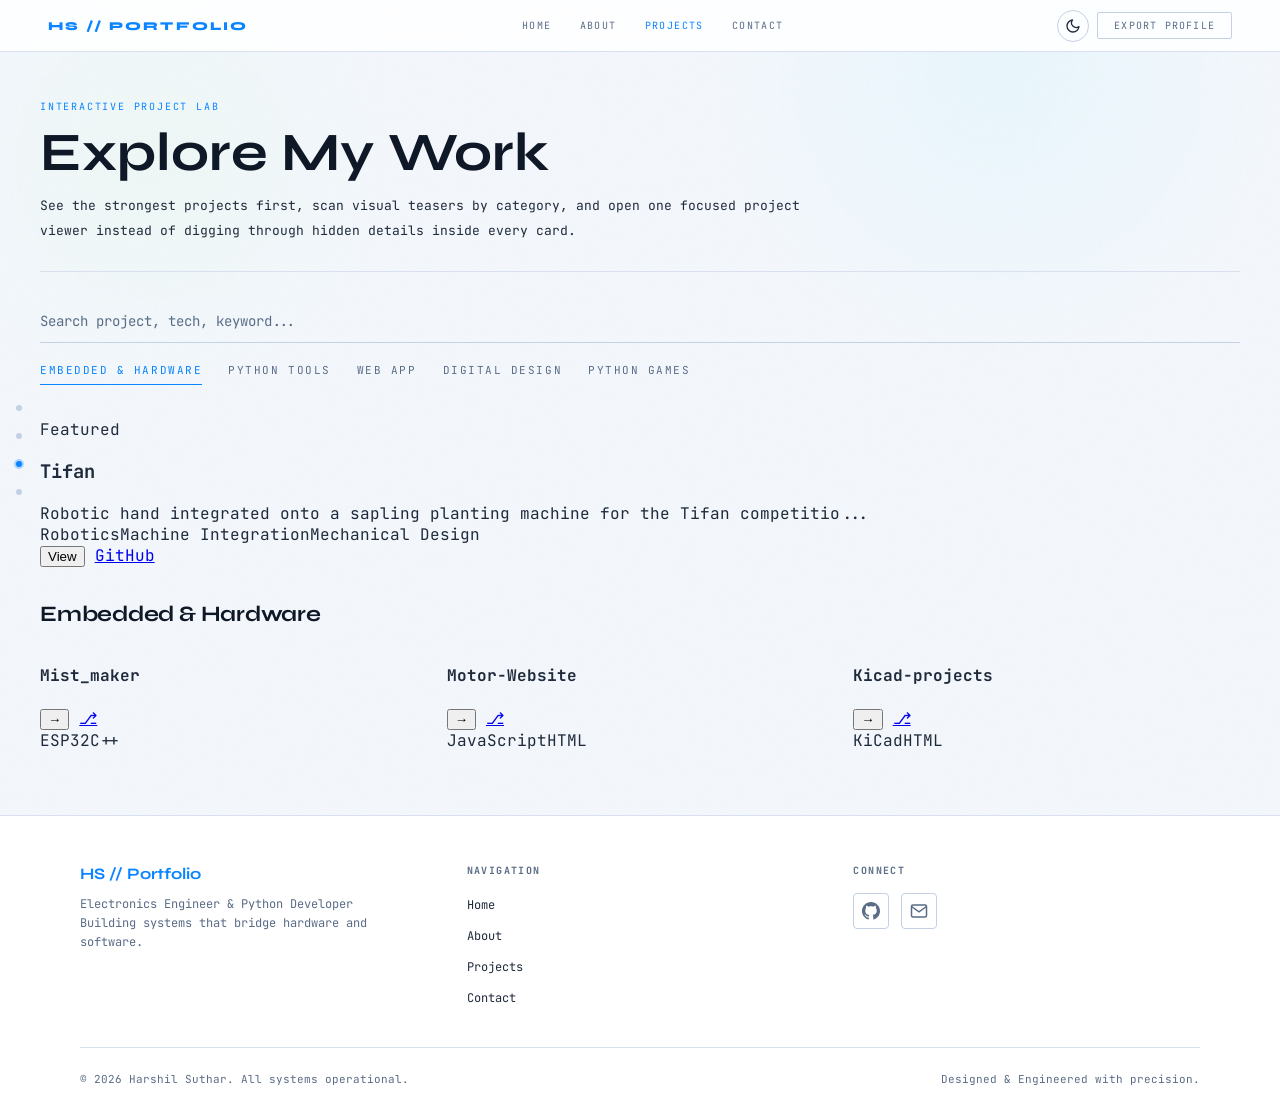
<file: projects.html>
<!DOCTYPE html>
<html lang="en">
<head>
  <meta charset="UTF-8" />
  <meta name="viewport" content="width=device-width, initial-scale=1.0" />
  <title>Projects | Harshil Suthar</title>
  <link rel="icon" type="image/svg+xml" href="data:image/svg+xml,%3Csvg xmlns='http://www.w3.org/2000/svg' viewBox='0 0 100 100'%3E%3Crect width='100' height='100' rx='20' fill='%230a0b0d'/%3E%3Ctext x='50' y='68' font-family='Arial' font-size='55' font-weight='bold' text-anchor='middle' fill='%2300e5ff'%3EHS%3C/text%3E%3C/svg%3E" />
  <link rel="preconnect" href="https://fonts.googleapis.com" />
  <link rel="preconnect" href="https://fonts.gstatic.com" crossorigin />
  <link href="https://fonts.googleapis.com/css2?family=JetBrains+Mono:wght@400;500;700&family=Syne:wght@700;800&display=swap" rel="stylesheet" />
  <link rel="stylesheet" href="projects.css" />
  <link rel="stylesheet" href="media.css" />
</head>
<body>
  <aside class="left-rail" aria-label="Section navigation">
    <a href="portfolio.html" class="rail-item" title="Home">Home</a>
    <a href="portfolio.html#about" class="rail-item" title="About">About</a>
    <a href="projects.html" class="rail-item active" aria-current="page" title="Projects">Projects</a>
    <a href="contact.html" class="rail-item" title="Contact">Contact</a>
  </aside>
  <nav class="site-nav">
    <div class="nav-logo">HS // Portfolio</div>
    <div class="nav-links">
      <a href="portfolio.html">Home</a>
      <a href="portfolio.html#about">About</a>
      <a class="active" href="projects.html">Projects</a>
      <a href="contact.html">Contact</a>
    </div>
    <div class="nav-actions">
      <button class="theme-toggle" type="button" aria-label="Toggle theme">
        <svg class="icon-sun" viewBox="0 0 24 24" fill="none" stroke="currentColor" stroke-width="2" stroke-linecap="round" stroke-linejoin="round" aria-hidden="true"><circle cx="12" cy="12" r="4"/><path d="M12 2v2M12 20v2M4.93 4.93l1.41 1.41M17.66 17.66l1.41 1.41M2 12h2M20 12h2M4.93 19.07l1.41-1.41M17.66 6.34l1.41-1.41"/></svg>
        <svg class="icon-moon" viewBox="0 0 24 24" fill="none" stroke="currentColor" stroke-width="2" stroke-linecap="round" stroke-linejoin="round" aria-hidden="true"><path d="M21 12.79A9 9 0 1 1 11.21 3 7 7 0 0 0 21 12.79z"/></svg>
      </button>
      <button class="nav-dl" type="button">Export Profile</button>
    </div>
  </nav>

  <main class="layout">
    <section class="hero">
      <p class="kicker">Interactive Project Lab</p>
      <h1>Explore My Work</h1>
      <p class="sub">See the strongest projects first, scan visual teasers by category, and open one focused project viewer instead of digging through hidden details inside every card.</p>
    </section>

    <section class="controls">
      <input id="searchInput" type="text" placeholder="Search project, tech, keyword..." />
      <div id="filterRow" class="filters"></div>
    </section>

    <section id="featuredProject" class="featured-project" aria-live="polite"></section>
    <section id="projectSpotlight" class="project-spotlight hidden" aria-live="polite"></section>
    <section id="projectSections" class="project-sections" aria-live="polite"></section>
    <p id="emptyState" class="empty hidden">No projects matched your filter.</p>
  </main>

  <!-- FOOTER -->
  <footer class="site-footer" style="margin-top: 40px;">
    <div class="footer-content">
      <div class="footer-brand">
        <h3>HS // Portfolio</h3>
        <p>Electronics Engineer & Python Developer<br>Building systems that bridge hardware and software.</p>
      </div>
      <div class="footer-links">
        <h4>Navigation</h4>
        <ul>
          <li><a href="portfolio.html">Home</a></li>
          <li><a href="portfolio.html#about">About</a></li>
          <li><a href="projects.html">Projects</a></li>
          <li><a href="contact.html">Contact</a></li>
        </ul>
      </div>
      <div class="footer-social">
        <h4>Connect</h4>
        <div class="social-links">
          <a href="https://github.com/harris8099" target="_blank" rel="noreferrer" aria-label="GitHub">
            <svg width="18" height="18" viewBox="0 0 24 24" fill="currentColor"><path d="M12 0c-6.626 0-12 5.373-12 12 0 5.302 3.438 9.8 8.207 11.387.599.111.793-.261.793-.577v-2.234c-3.338.726-4.033-1.416-4.033-1.416-.546-1.387-1.333-1.756-1.333-1.756-1.089-.745.083-.729.083-.729 1.205.084 1.839 1.237 1.839 1.237 1.07 1.834 2.807 1.304 3.492.997.107-.775.418-1.305.762-1.604-2.665-.305-5.467-1.334-5.467-5.931 0-1.311.469-2.381 1.236-3.221-.124-.303-.535-1.524.117-3.176 0 0 1.008-.322 3.301 1.23.957-.266 1.983-.399 3.003-.404 1.02.005 2.047.138 3.006.404 2.291-1.552 3.297-1.23 3.297-1.23.653 1.653.242 2.874.118 3.176.77.84 1.235 1.911 1.235 3.221 0 4.609-2.807 5.624-5.479 5.921.43.372.823 1.102.823 2.222v3.293c0 .319.192.694.801.576 4.765-1.589 8.199-6.086 8.199-11.386 0-6.627-5.373-12-12-12z"/></svg>
          </a>
          <a href="mailto:harshilsuthar8099@gmail.com" aria-label="Email">
            <svg width="18" height="18" viewBox="0 0 24 24" fill="none" stroke="currentColor" stroke-width="2"><path d="M4 4h16c1.1 0 2 .9 2 2v12c0 1.1-.9 2-2 2H4c-1.1 0-2-.9-2-2V6c0-1.1.9-2 2-2z"/><polyline points="22,6 12,13 2,6"/></svg>
          </a>
        </div>
      </div>
    </div>
    <div class="footer-bottom">
      <span>&copy; 2026 Harshil Suthar. All systems operational.</span>
      <span>Designed & Engineered with precision.</span>
    </div>
  </footer>

  <script src="projects-data.js"></script>
  <script src="projects.js"></script>
  <script>
    (function initTheme() {
      const root = document.documentElement;
      const toggle = document.querySelector('.theme-toggle');
      const saved = localStorage.getItem('site-theme');
      const prefersLight = window.matchMedia && window.matchMedia('(prefers-color-scheme: light)').matches;
      const initial = saved || (prefersLight ? 'light' : 'dark');
      root.setAttribute('data-theme', initial);
      if (toggle) {
        toggle.addEventListener('click', () => {
          const next = root.getAttribute('data-theme') === 'light' ? 'dark' : 'light';
          root.setAttribute('data-theme', next);
          localStorage.setItem('site-theme', next);
        });
      }
    })();

    document.querySelector('.nav-dl')?.addEventListener('click', () => {
      const cvText = [
        'HARSHIL SUTHAR',
        'Electronics Engineer | Python Developer',
        '',
        'Focus Areas',
        '- PCB and hardware design',
        '- ESP32 and embedded systems',
        '- Python automation and data workflows',
        '- Flask and Django web applications',
        '',
        'Core Skills',
        '- Python, C, C++, JavaScript, HTML, CSS',
        '- ESP-IDF, FreeRTOS, KiCad, Pandas, NumPy',
        '- Git, Linux, MQTT, LoRaWAN',
        '',
        'Links',
        '- GitHub: https://github.com/harris8099',
        '- Portfolio: https://github.com/harris8099/Portfolio-2.0',
        '- Email: harshilsuthar8099@gmail.com',
      ].join('\n');

      const blob = new Blob([cvText], { type: 'text/plain;charset=utf-8' });
      const url = URL.createObjectURL(blob);
      const anchor = document.createElement('a');
      anchor.href = url;
      anchor.download = 'Harshil-Suthar-CV.txt';
      document.body.appendChild(anchor);
      anchor.click();
      anchor.remove();
      setTimeout(() => URL.revokeObjectURL(url), 1000);
    });
  </script>
</body>
</html>
</file>
<file: projects.css>
:root {
  --bg: #0a0b0d;
  --bg2: #0f1114;
  --bg3: #141619;
  --border: #1c2028;
  --border2: #252c38;
  --cyan: #00e5ff;
  --cyan2: rgba(0, 229, 255, 0.13);
  --green: #39ff14;
  --text: #b8c4d4;
  --dim: #3a4455;
  --white: #f2f7ff;
  --surface: linear-gradient(180deg, rgba(15, 17, 20, 0.96), rgba(10, 11, 13, 0.92));
}

[data-theme="light"] {
  --bg: #f3f7fc;
  --bg2: #ffffff;
  --bg3: #edf2f9;
  --border: #d7e0ec;
  --border2: #c4d1e3;
  --cyan: #0a84ff;
  --cyan2: rgba(10, 132, 255, 0.12);
  --green: #2e7d32;
  --text: #1f2a3a;
  --dim: #5a6c86;
  --white: #0f1826;
  --surface: linear-gradient(180deg, rgba(255, 255, 255, 0.98), rgba(241, 246, 253, 0.96));
}

/* Light theme styles for project elements */
[data-theme="light"] .teaser-terminal {
  background:
    radial-gradient(circle at center, rgba(10, 132, 255, 0.08), transparent 36%),
    linear-gradient(180deg, rgba(248, 250, 252, 0.98), rgba(241, 245, 249, 0.98));
}

[data-theme="light"] .teaser-board,
[data-theme="light"] .teaser-generic,
[data-theme="light"] .teaser-logic {
  background:
    linear-gradient(rgba(10, 132, 255, 0.08) 1px, transparent 1px),
    linear-gradient(90deg, rgba(10, 132, 255, 0.08) 1px, transparent 1px),
    #e6f0ff;
  background-size: 28px 28px, 28px 28px, auto;
}

[data-theme="light"] .card {
  background: linear-gradient(180deg, rgba(248, 250, 252, 0.96), rgba(255, 255, 255, 0.98));
}

[data-theme="light"] .card:hover {
  background: linear-gradient(180deg, rgba(241, 245, 249, 0.96), rgba(248, 250, 252, 0.98));
}

[data-theme="light"] .tag {
  background: #ffffff;
}

[data-theme="light"] .actions a,
[data-theme="light"] .actions button,
[data-theme="light"] .featured-actions a,
[data-theme="light"] .spotlight-actions a,
[data-theme="light"] .feature-btn,
[data-theme="light"] .teaser-btn {
  background: #ffffff;
}

[data-theme="light"] .project-machine {
  background: rgba(248, 250, 252, 0.82);
}

[data-theme="light"] .media-stage {
  background: #f1f5f9;
}

[data-theme="light"] .media-thumb {
  background: #ffffff;
}

[data-theme="light"] .media-video-card {
  background: rgba(248, 250, 252, 0.88);
}

[data-theme="light"] .machine-tab,
[data-theme="light"] .terminal-tab,
[data-theme="light"] .pcb-tab,
[data-theme="light"] .browser-tab,
[data-theme="light"] .logic-tab {
  background: #ffffff;
}

[data-theme="light"] .machine-board {
  background:
    linear-gradient(180deg, rgba(248, 250, 252, 0.96), rgba(241, 245, 249, 0.95));
}

[data-theme="light"] .machine-diagram {
  background:
    radial-gradient(circle at center, rgba(10, 132, 255, 0.08), transparent 36%),
    linear-gradient(rgba(10, 132, 255, 0.08) 1px, transparent 1px),
    linear-gradient(90deg, rgba(10, 132, 255, 0.08) 1px, transparent 1px),
    #e6f0ff;
  background-size: auto, 32px 32px, 32px 32px, auto;
}

[data-theme="light"] .machine-node {
  background: rgba(255, 255, 255, 0.94);
}

[data-theme="light"] .machine-chip {
  background: #ffffff;
}

[data-theme="light"] .terminal-body {
  background: rgba(248, 250, 252, 0.65);
}

[data-theme="light"] .terminal-panel {
  background: #f8fafc;
}

[data-theme="light"] .pcb-canvas {
  background:
    radial-gradient(circle at center, rgba(10, 132, 255, 0.06), transparent 42%),
    linear-gradient(rgba(10, 132, 255, 0.07) 1px, transparent 1px),
    linear-gradient(90deg, rgba(10, 132, 255, 0.07) 1px, transparent 1px),
    #e6f0ff;
  background-size: auto, 28px 28px, 28px 28px, auto;
}

[data-theme="light"] .pcb-block {
  background: rgba(255, 255, 255, 0.94);
}

[data-theme="light"] .pcb-copy {
  background: rgba(248, 250, 252, 0.6);
}

[data-theme="light"] .browser-window {
  background: #f8fafc;
}

[data-theme="light"] .browser-chrome {
  background: rgba(241, 245, 249, 0.96);
}

[data-theme="light"] .browser-copy {
  background: rgba(248, 250, 252, 0.6);
}

[data-theme="light"] .logic-display {
  background:
    radial-gradient(circle at center, rgba(10, 132, 255, 0.08), transparent 38%),
    linear-gradient(rgba(10, 132, 255, 0.07) 1px, transparent 1px),
    linear-gradient(90deg, rgba(10, 132, 255, 0.07) 1px, transparent 1px),
    #e6f0ff;
  background-size: auto, 28px 28px, 28px 28px, auto;
}

[data-theme="light"] .logic-node {
  background: rgba(255, 255, 255, 0.94);
}

[data-theme="light"] .empty {
  background: rgba(248, 250, 252, 0.94);
}

[data-theme="light"] .project-spotlight .spotlight-content {
  background: linear-gradient(180deg, rgba(255, 255, 255, 0.98), rgba(248, 250, 252, 0.98));
}

[data-theme="light"] .btn-close-modal {
  background: #ffffff;
}

/* Light theme scrollbar styles for projects.css */
[data-theme="light"] ::-webkit-scrollbar {
  width: 4px;
}

[data-theme="light"] ::-webkit-scrollbar-thumb {
  background: var(--border2);
  border-radius: 2px;
}

[data-theme="light"] ::-webkit-scrollbar-track {
  background: transparent;
}

/* Default (dark) scrollbar styles */
::-webkit-scrollbar {
  width: 4px;
}
::-webkit-scrollbar-thumb {
  background: var(--border2);
  border-radius: 2px;
}
::-webkit-scrollbar-track {
  background: transparent;
}

/* Firefox scrollbar support */
html {
  scrollbar-width: thin;
  scrollbar-color: var(--border2) transparent;
  scroll-behavior: smooth;
}

/* Utility class */
.hidden { display: none !important; }

*,
*::before,
*::after {
  box-sizing: border-box;
}

body {
  margin: 0;
  min-height: 100vh;
  background: var(--bg);
  color: var(--text);
  font-family: "JetBrains Mono", monospace;
  position: relative;
  animation: pageFadeIn 0.5s ease-out;

}

body.modal-open {
  overflow: hidden;
}

@keyframes pageFadeIn {
  from {
    opacity: 0;
    transform: translateY(10px);
  }

  to {
    opacity: 1;
    transform: translateY(0);
  }
}

body::before {
  content: "";
  position: fixed;
  inset: 0;
  z-index: 0;
  pointer-events: none;
  background:
    radial-gradient(circle at 78% 8%, rgba(0, 229, 255, 0.08), transparent 22%),
    radial-gradient(circle at 12% 18%, rgba(57, 255, 20, 0.05), transparent 18%),
    url("data:image/svg+xml,%3Csvg viewBox='0 0 256 256' xmlns='http://www.w3.org/2000/svg'%3E%3Cfilter id='n'%3E%3CfeTurbulence type='fractalNoise' baseFrequency='.9' numOctaves='4' stitchTiles='stitch'/%3E%3C/filter%3E%3Crect width='100%25' height='100%25' filter='url(%23n)' opacity='.03'/%3E%3C/svg%3E");
  opacity: 0.55;
}

.site-nav {
  position: sticky;
  top: 0;
  z-index: 30;
  display: flex;
  align-items: center;
  justify-content: space-between;
  padding: 0 48px;
  height: 52px;
  background: color-mix(in srgb, var(--bg) 92%, transparent);
  border-bottom: 1px solid var(--border);
  backdrop-filter: blur(10px);
}

.nav-actions {
  display: flex;
  align-items: center;
  gap: 8px;
}

.theme-toggle {
  width: 32px;
  height: 32px;
  display: inline-grid;
  place-items: center;
  padding: 0;
  border: 1px solid var(--border2);
  color: var(--text);
  background: none;
  cursor: pointer;
  border-radius: 999px;
  transition: all 0.2s ease;
}

.theme-toggle svg {
  width: 16px;
  height: 16px;
  display: none;
}

.theme-toggle .icon-sun {
  display: block;
}

[data-theme="light"] .theme-toggle .icon-sun {
  display: none;
}

[data-theme="light"] .theme-toggle .icon-moon {
  display: block;
}

.theme-toggle:hover {
  border-color: var(--cyan);
  color: var(--cyan);
}

.theme-toggle:focus-visible,
.rail-item:focus-visible,
.teaser-btn:focus-visible,
.feature-btn:focus-visible {
  outline: 2px solid var(--cyan);
  outline-offset: 2px;
}

/* ── Left rail: dot-only nav, sits in the page gutter, never displaces content ── */
.left-rail {
  position: fixed;
  left: 16px;
  top: 50%;
  transform: translateY(-50%);
  z-index: 60;
  display: flex;
  flex-direction: column;
  align-items: center;
  gap: 22px;
  /* width = dot only, no box model effect on flow */
  width: 6px;
}

.left-rail.rail-hidden {
  opacity: 0;
  pointer-events: none;
}

/* Each link is just a 6×6 dot hit target */
.rail-item {
  position: relative;
  display: block;
  width: 6px;
  height: 6px;
  border-radius: 50%;
  background: var(--border2);
  text-decoration: none;
  font-size: 0;           /* hide the text node */
  color: transparent;
  transition: background 0.2s ease, transform 0.2s ease, box-shadow 0.2s ease;
}

/* Larger invisible hit-area so it's easy to click */
.rail-item::before {
  content: "";
  position: absolute;
  inset: -8px;
  border-radius: 50%;
}

/* Tooltip label — appears to the right, never overlaps content */
.rail-item::after {
  content: attr(title);
  position: absolute;
  left: 16px;
  top: 50%;
  transform: translateY(-50%);
  background: var(--bg2);
  border: 1px solid var(--border2);
  color: var(--text);
  font-family: "JetBrains Mono", monospace;
  font-size: 10px;
  letter-spacing: 0.12em;
  text-transform: uppercase;
  padding: 3px 9px;
  white-space: nowrap;
  pointer-events: none;
  opacity: 0;
  transition: opacity 0.15s ease;
}

.rail-item:hover {
  background: var(--cyan);
  transform: scale(1.4);
}

.rail-item:hover::after {
  opacity: 1;
}

.rail-item.active {
  background: var(--cyan);
  box-shadow: 0 0 0 2px color-mix(in srgb, var(--cyan) 25%, transparent);
}

[data-theme="light"] .rail-item.active {
  box-shadow: 0 0 0 2px color-mix(in srgb, var(--cyan) 30%, transparent);
}

@media (max-width: 700px) {
  .left-rail {
    left: 12px;
    gap: 16px;
  }

  .rail-item {
    width: 5px;
    height: 5px;
  }

  .rail-item::after {
    left: 14px;
    font-size: 9px;
    padding: 2px 6px;
  }
}

@media (prefers-reduced-motion: reduce) {

  *,
  *::before,
  *::after {
    animation: none !important;
    transition: none !important;
    scroll-behavior: auto !important;
  }

  .project-teaser,
  .project-teaser:hover {
    transform: none !important;
  }
}

.nav-logo {
  color: var(--cyan);
  font-family: "Syne", sans-serif;
  font-size: 12px;
  font-weight: 800;
  letter-spacing: 0.18em;
  text-transform: uppercase;
}

.nav-links {
  display: flex;
  gap: 28px;
}

.nav-links a {
  color: var(--dim);
  text-decoration: none;
  font-size: 10px;
  letter-spacing: 0.14em;
  text-transform: uppercase;
  transition: color 0.2s ease;
}

.nav-links a.active,
.nav-links a:hover {
  color: var(--cyan);
}

[data-theme="light"] .site-nav {
  background: rgba(255, 255, 255, 0.85);
  border-bottom-color: var(--border);
}

.nav-dl {
  font-size: 10px;
  letter-spacing: 0.12em;
  text-transform: uppercase;
  padding: 6px 16px;
  border: 1px solid var(--border2);
  color: var(--dim);
  background: none;
  cursor: pointer;
  border-radius: 2px;
  transition: all 0.2s ease;
  font-family: "JetBrains Mono", monospace;
}

.nav-dl:hover {
  border-color: var(--cyan);
  color: var(--cyan);
}

.layout {
  position: relative;
  z-index: 1;
  width: min(1200px, calc(100% - 68px));
  margin: 48px auto 64px;
  padding: 0;
}

.hero {
  padding: 0 0 28px;
  border: none;
  background: none;
  border-bottom: 1px solid var(--border);
  margin-bottom: 28px;
}

.kicker {
  margin: 0 0 12px;
  color: var(--cyan);
  font-size: 10px;
  letter-spacing: 0.18em;
  text-transform: uppercase;
}

.hero h1 {
  margin: 0 0 14px;
  color: var(--white);
  font-family: "Syne", sans-serif;
  font-size: clamp(30px, 5vw, 54px);
  line-height: 1.02;
}

.sub {
  margin: 0;
  max-width: 760px;
  color: var(--text);
  font-size: 13px;
  line-height: 1.9;
}

.controls {
  margin: 0 0 32px;
  padding: 0;
  border: none;
  background: none;
  display: grid;
  gap: 14px;
}

#searchInput {
  width: 100%;
  padding: 12px 0;
  border: none;
  border-bottom: 1px solid var(--border2);
  background: transparent;
  color: var(--white);
  font-family: inherit;
  font-size: 14px;
  outline: none;
  transition: border-color 0.2s ease;
}

#searchInput::placeholder {
  color: var(--dim);
}

#searchInput:focus {
  border-bottom-color: var(--cyan);
}

.filters {
  display: flex;
  flex-wrap: wrap;
  gap: 8px;
}

.filter-btn {
  padding: 6px 0;
  margin-right: 18px;
  border: none;
  background: none;
  color: var(--dim);
  font-family: inherit;
  font-size: 11px;
  letter-spacing: 0.14em;
  text-transform: uppercase;
  cursor: pointer;
  transition: color 0.2s ease;
  position: relative;
}

.filter-btn:hover {
  color: var(--text);
}

.filter-btn.active {
  color: var(--cyan);
}

.filter-btn.active::after {
  content: "";
  position: absolute;
  left: 0;
  right: 0;
  bottom: -2px;
  height: 1px;
  background: var(--cyan);
}

.grid {
  display: grid;
  grid-template-columns: repeat(2, minmax(0, 1fr));
  gap: 18px;
}

.featured-project,
.project-sections {
  margin-top: 36px;
}

.project-spotlight {
  border: 1px solid var(--border);
  background: var(--surface);
}

.featured-shell {
  display: grid;
  grid-template-columns: minmax(0, 1fr) minmax(280px, 1fr);
  gap: 28px;
  padding: 28px 0;
  border-bottom: 1px solid var(--border);
  margin-bottom: 8px;
}

.featured-copy h2,
.domain-head h2,
.project-spotlight h2 {
  margin: 0 0 12px;
  color: var(--white);
  font-family: "Syne", sans-serif;
  font-size: clamp(24px, 4vw, 38px);
  line-height: 1.06;
}

.featured-copy p,
.spotlight-summary {
  margin: 0;
  color: var(--text);
  font-size: 12px;
  line-height: 1.75;
}

.featured-tags,
.spotlight-tags {
  margin-top: 18px;
}

.featured-actions,
.spotlight-actions {
  display: flex;
  flex-wrap: wrap;
  gap: 10px;
  margin-top: 18px;
}

.featured-actions a,
.spotlight-actions a,
.feature-btn,
.teaser-btn {
  padding: 9px 13px;
  border: 1px solid var(--border2);
  background: #0a0b0d;
  color: var(--text);
  text-decoration: none;
  font-family: inherit;
  font-size: 10px;
  letter-spacing: 0.1em;
  text-transform: uppercase;
  cursor: pointer;
  transition: all 0.2s ease;
}

.featured-actions a:hover,
.spotlight-actions a:hover,
.feature-btn:hover,
.teaser-btn:hover {
  border-color: var(--cyan);
  color: var(--cyan);
  background: var(--cyan2);
}

.featured-visual {
  aspect-ratio: 16 / 10;
  min-height: 0;
  border: 1px solid var(--border);
  background: var(--bg3);
  overflow: hidden;
}

.featured-visual .teaser-image,
.featured-visual .teaser-terminal,
.featured-visual .teaser-board,
.featured-visual .teaser-generic,
.featured-visual .teaser-logic {
  height: 100%;
}

.project-spotlight {
  padding: 24px;
}

.spotlight-head {
  display: flex;
  justify-content: space-between;
  align-items: flex-start;
  gap: 16px;
  margin-bottom: 18px;
}

.spotlight-list {
  margin: 16px 0 0;
  padding-left: 18px;
  color: var(--text);
}

.domain-section + .domain-section {
  margin-top: 48px;
}

.domain-head {
  margin-bottom: 18px;
}

.domain-head h2 {
  font-size: clamp(18px, 2vw, 22px) !important;
  margin: 0 !important;
  letter-spacing: -0.01em;
}

.domain-head .section-kicker {
  display: none;
}

.teaser-grid {
  display: grid;
  grid-template-columns: repeat(3, minmax(0, 1fr));
  gap: 20px;
}

.project-teaser {
  position: relative;
  display: grid;
  grid-template-columns: 1fr;
  border: 1px solid var(--border);
  background: var(--surface);
  overflow: hidden;
  cursor: pointer;
  transform-style: preserve-3d;
  perspective: 900px;
  transition: transform 0.35s cubic-bezier(0.22, 1, 0.36, 1), border-color 0.3s ease, box-shadow 0.3s ease;
}

.project-teaser::before {
  content: "";
  position: absolute;
  inset: 0;
  pointer-events: none;
  background: radial-gradient(circle at var(--mx, 50%) var(--my, 50%), rgba(0, 229, 255, 0.12), transparent 50%);
  opacity: 0;
  transition: opacity 0.25s ease;
}

.project-teaser:hover::before {
  opacity: 1;
}

.project-teaser:hover,
.project-teaser.selected {
  border-color: rgba(0, 229, 255, 0.4);
  box-shadow: 0 16px 32px rgba(0, 0, 0, 0.28);
}

.teaser-visual {
  aspect-ratio: 16 / 10;
  min-height: 0;
  border-right: none;
  border-bottom: 1px solid var(--border);
  background: var(--bg3);
  overflow: hidden;
  transform: translateZ(14px);
}

.teaser-image {
  width: 100%;
  height: 100%;
  object-fit: cover;
  display: block;
}

.teaser-terminal,
.teaser-board,
.teaser-generic,
.teaser-logic {
  display: grid;
  place-items: center;
  padding: 18px;
}

.teaser-terminal {
  align-content: center;
  gap: 8px;
  background:
    radial-gradient(circle at center, rgba(0, 229, 255, 0.08), transparent 36%),
    linear-gradient(180deg, rgba(7, 10, 14, 0.98), rgba(4, 7, 10, 0.98));
}

.teaser-board,
.teaser-generic,
.teaser-logic {
  color: var(--cyan);
  font-size: 12px;
  letter-spacing: 0.16em;
  text-transform: uppercase;
  background:
    linear-gradient(rgba(0, 170, 255, 0.08) 1px, transparent 1px),
    linear-gradient(90deg, rgba(0, 170, 255, 0.08) 1px, transparent 1px),
    #071018;
  background-size: 28px 28px, 28px 28px, auto;
}

.teaser-board {
  gap: 8px;
}

.logic-pill {
  padding: 6px 10px;
  border: 1px solid var(--cyan);
  background: rgba(0, 229, 255, 0.08);
}

.teaser-body {
  padding: 20px;
  display: flex;
  flex-direction: column;
  min-height: 0;
  gap: 10px;
  position: relative;
  z-index: 1;
}

.teaser-meta {
  color: var(--dim);
  font-size: 10px;
  letter-spacing: 0.16em;
  text-transform: uppercase;
  display: flex;
  gap: 14px;
  align-items: center;
}

.teaser-meta span + span {
  position: relative;
  padding-left: 14px;
}

.teaser-meta span + span::before {
  content: "";
  position: absolute;
  left: 0;
  top: 50%;
  width: 3px;
  height: 3px;
  border-radius: 50%;
  background: var(--dim);
  transform: translateY(-50%);
}

.teaser-body h3 {
  margin: 0;
  color: var(--white);
  font-family: "Syne", sans-serif;
  font-size: 20px;
  line-height: 1.25;
  letter-spacing: -0.005em;
}

.teaser-body p {
  margin: 0;
  color: var(--text);
  font-size: 13px;
  line-height: 1.65;
  display: -webkit-box;
  -webkit-box-orient: vertical;
  -webkit-line-clamp: 2;
  line-clamp: 2;
  overflow: hidden;
}

.teaser-footer {
  display: flex;
  justify-content: flex-start;
  gap: 12px;
  align-items: center;
  margin-top: 6px;
}

.teaser-cta {
  color: var(--cyan);
  font-size: 11px;
  letter-spacing: 0.16em;
  text-transform: uppercase;
  transition: transform 0.25s ease;
}

.project-teaser:hover .teaser-cta {
  transform: translateX(4px);
}


.card {
  position: relative;
  border: 1px solid var(--border);
  background: linear-gradient(180deg, rgba(20, 22, 25, 0.96), rgba(10, 12, 15, 0.98));
  overflow: hidden;
  transition: transform 0.3s cubic-bezier(0.4, 0, 0.2, 1), border-color 0.3s ease, box-shadow 0.3s ease;
}

.card::before {
  content: "";
  position: absolute;
  inset: 0;
  pointer-events: none;
  background: linear-gradient(135deg, rgba(0, 229, 255, 0.08), transparent 40%);
  opacity: 0.8;
}

.card:hover {
  border-color: rgba(0, 229, 255, 0.5);
  background: linear-gradient(180deg, rgba(25, 28, 32, 0.96), rgba(15, 17, 20, 0.98));
}

.card-head,
.summary,
.tags,
.actions,
.details {
  position: relative;
  z-index: 1;
}

.card-head {
  padding: 18px 18px 12px;
  border-bottom: 1px solid rgba(255, 255, 255, 0.05);
}

.card h3 {
  margin: 0;
  color: #fff;
  font-size: 16px;
  line-height: 1.5;
}

.meta {
  margin-top: 8px;
  color: var(--dim);
  font-size: 10px;
  letter-spacing: 0.1em;
  text-transform: uppercase;
}

.summary {
  padding: 14px 18px 4px;
  color: var(--text);
  font-size: 12px;
  line-height: 1.8;
}

.tags {
  padding: 12px 18px;
  display: flex;
  flex-wrap: wrap;
  gap: 8px;
}

.tag {
  padding: 4px 10px;
  border: 1px solid var(--border2);
  background: #090c10;
  color: var(--dim);
  font-size: 9px;
  letter-spacing: 0.1em;
  text-transform: uppercase;
}

.tag:hover {
  border-color: var(--cyan);
  color: var(--cyan);
  background: var(--cyan2);
}

.actions {
  padding: 0 18px 18px;
  display: flex;
  flex-wrap: wrap;
  gap: 10px;
}

.actions a,
.actions button {
  padding: 8px 12px;
  border: 1px solid var(--border2);
  background: #0a0b0d;
  color: var(--text);
  text-decoration: none;
  font-family: inherit;
  font-size: 10px;
  letter-spacing: 0.1em;
  text-transform: uppercase;
  cursor: pointer;
  transition: all 0.2s ease;
}

.actions a:hover,
.actions button:hover {
  border-color: var(--cyan);
  color: var(--cyan);
  background: var(--cyan2);
}

.details {
  display: none;
  padding: 0 18px 18px;
  color: var(--text);
  font-size: 12px;
  line-height: 1.8;
}

.project-machine {
  margin-bottom: 16px;
  border: 1px solid rgba(255, 255, 255, 0.05);
  background: rgba(8, 13, 18, 0.82);
}

.machine-topline {
  display: grid;
  grid-template-columns: minmax(0, 1.4fr) minmax(240px, 1fr);
  gap: 16px;
  padding: 16px;
  border-bottom: 1px solid rgba(255, 255, 255, 0.05);
}

.machine-kicker {
  margin: 0 0 8px;
  color: var(--cyan);
  font-size: 9px;
  letter-spacing: 0.16em;
  text-transform: uppercase;
}

.project-machine h4 {
  margin: 0;
  color: var(--white);
  font-size: 14px;
  line-height: 1.6;
}

.machine-metrics {
  display: grid;
  gap: 8px;
}

.machine-metric {
  display: flex;
  justify-content: space-between;
  gap: 12px;
  padding-top: 8px;
  border-top: 1px solid rgba(255, 255, 255, 0.05);
  font-size: 10px;
  letter-spacing: 0.04em;
}

.machine-metric:first-child {
  border-top: none;
  padding-top: 0;
}

.machine-metric span {
  color: var(--dim);
  text-transform: uppercase;
}

.machine-metric strong {
  color: var(--text);
  font-weight: 500;
  text-align: right;
}

.machine-tabs,
.terminal-tabs,
.pcb-tabs,
.browser-tabs,
.logic-tabs {
  display: flex;
  flex-wrap: wrap;
  gap: 8px;
  padding: 14px 16px 0;
}

.project-media {
  padding: 0 16px 16px;
}

.media-stage {
  min-height: 260px;
  margin-bottom: 10px;
  border: 1px solid rgba(0, 229, 255, 0.14);
  background: #060a0e;
  display: flex;
  align-items: center;
  justify-content: center;
  overflow: hidden;
}

.media-stage-image {
  width: 100%;
  height: 100%;
  object-fit: contain;
  display: block;
}

.media-gallery {
  display: grid;
  grid-template-columns: repeat(2, minmax(0, 1fr));
  gap: 8px;
  margin-bottom: 10px;
}

.media-thumb {
  padding: 0;
  border: 1px solid var(--border2);
  background: #0a0b0d;
  cursor: pointer;
  overflow: hidden;
  transition: border-color 0.2s ease, transform 0.2s ease;
}

.media-thumb:hover,
.media-thumb.active {
  border-color: var(--cyan);
  transform: translateY(-2px);
}

.media-thumb img {
  width: 100%;
  height: 96px;
  object-fit: cover;
  display: block;
}

.media-video-list {
  display: grid;
  gap: 10px;
}

.media-video-card {
  padding: 10px;
  border: 1px solid rgba(255, 255, 255, 0.05);
  background: rgba(8, 13, 18, 0.88);
}

.media-label {
  margin-bottom: 8px;
  color: var(--cyan);
  font-size: 9px;
  letter-spacing: 0.14em;
  text-transform: uppercase;
}

.media-video,
.media-preview {
  width: 100%;
  display: block;
  border: 1px solid rgba(255, 255, 255, 0.05);
  background: #05080c;
}

.media-video {
  max-height: 360px;
}

/* Iframe preview sizing fix */
.media-stage-iframe {
  position: relative;
  aspect-ratio: 16 / 10;
  min-height: 400px;
}

.media-stage-iframe iframe {
  width: 100%;
  height: 100%;
  border: none;
  display: block;
}

.machine-tab,
.terminal-tab,
.pcb-tab,
.browser-tab,
.logic-tab {
  padding: 7px 11px;
  border: 1px solid var(--border2);
  background: #0a0b0d;
  color: var(--dim);
  font-family: inherit;
  font-size: 10px;
  letter-spacing: 0.1em;
  text-transform: uppercase;
  cursor: pointer;
  transition: all 0.2s ease;
}

.machine-tab.active,
.machine-tab:hover,
.terminal-tab.active,
.terminal-tab:hover,
.pcb-tab.active,
.pcb-tab:hover,
.browser-tab.active,
.browser-tab:hover,
.logic-tab.active,
.logic-tab:hover {
  color: var(--cyan);
  border-color: var(--cyan);
  background: var(--cyan2);
}

.machine-panels {
  padding: 14px 16px 16px;
}

.machine-panel {
  display: none;
}

.machine-panel.active {
  display: block;
}

.machine-board {
  padding: 16px;
  border: 1px solid rgba(0, 229, 255, 0.14);
  background:
    linear-gradient(180deg, rgba(9, 14, 20, 0.96), rgba(7, 10, 14, 0.95));
}

.machine-stage {
  margin-bottom: 14px;
  color: var(--cyan);
  font-size: 10px;
  letter-spacing: 0.16em;
  text-transform: uppercase;
}

.machine-diagram {
  position: relative;
  min-height: 170px;
  margin-bottom: 14px;
  border: 1px solid rgba(255, 255, 255, 0.05);
  background:
    radial-gradient(circle at center, rgba(0, 229, 255, 0.08), transparent 36%),
    linear-gradient(rgba(0, 170, 255, 0.08) 1px, transparent 1px),
    linear-gradient(90deg, rgba(0, 170, 255, 0.08) 1px, transparent 1px),
    #071018;
  background-size: auto, 32px 32px, 32px 32px, auto;
}

.machine-diagram::before,
.machine-diagram::after {
  content: "";
  position: absolute;
  inset: 50% auto auto 16%;
  width: 66%;
  height: 1px;
  background: linear-gradient(90deg, rgba(0, 229, 255, 0.12), rgba(0, 229, 255, 0.45), rgba(0, 229, 255, 0.12));
}

.machine-diagram::after {
  inset: 26% auto auto 38%;
  width: 1px;
  height: 48%;
  background: linear-gradient(180deg, rgba(0, 229, 255, 0.12), rgba(0, 229, 255, 0.45), rgba(0, 229, 255, 0.12));
}

.machine-node {
  position: absolute;
  padding: 7px 10px;
  border: 1px solid var(--border2);
  background: rgba(10, 11, 13, 0.94);
  color: var(--text);
  font-size: 10px;
  letter-spacing: 0.08em;
  text-transform: uppercase;
}

/* Animation Utilities */
@keyframes fadeInUp {
  from {
    opacity: 0;
    transform: translateY(20px);
  }

  to {
    opacity: 1;
    transform: translateY(0);
  }
}

.animate-in {
  animation: fadeInUp 0.5s cubic-bezier(0.16, 1, 0.3, 1) forwards;
  opacity: 0;
}

.project-spotlight.fade-transition {
  transition: opacity 0.4s ease, transform 0.4s ease;
}

.project-spotlight.fade-hidden {
  opacity: 0;
  transform: translateY(10px);
}

.project-spotlight.fade-visible {
  opacity: 1;
  transform: translateY(0);
}

.machine-node.live {
  color: var(--cyan);
  border-color: var(--cyan);
  box-shadow: 0 0 18px rgba(0, 229, 255, 0.18);
  background: rgba(0, 229, 255, 0.08);
}

.node-feed {
  top: 18px;
  left: 16px;
}

.node-hand {
  top: 62px;
  left: 38%;
  transform: translateX(-50%);
}

.node-path {
  right: 16px;
  top: 62px;
}

.node-reset {
  bottom: 18px;
  left: 38%;
  transform: translateX(-50%);
}

.machine-copy {
  color: var(--text);
  font-size: 12px;
  line-height: 1.8;
}

.machine-parts {
  display: flex;
  flex-wrap: wrap;
  gap: 8px;
  margin-top: 12px;
}

.machine-chip {
  padding: 5px 10px;
  border: 1px solid var(--border2);
  background: #0a0b0d;
  color: var(--dim);
  font-size: 9px;
  letter-spacing: 0.1em;
  text-transform: uppercase;
}

.terminal-shell .machine-topline,
.pcb-shell .machine-topline {
  border-bottom: 1px solid rgba(255, 255, 255, 0.05);
}

.terminal-tabs,
.pcb-tabs,
.browser-tabs,
.logic-tabs {
  display: flex;
  flex-wrap: wrap;
  gap: 8px;
  padding: 14px 16px 0;
}

.terminal-tab,
.pcb-tab,
.browser-tab,
.logic-tab {
  padding: 7px 11px;
  border: 1px solid var(--border2);
  background: #0a0b0d;
  color: var(--dim);
  font-family: inherit;
  font-size: 10px;
  letter-spacing: 0.1em;
  text-transform: uppercase;
  cursor: pointer;
  transition: all 0.2s ease;
}

.terminal-tab:hover,
.terminal-tab.active,
.pcb-tab:hover,
.pcb-tab.active,
.browser-tab:hover,
.browser-tab.active,
.logic-tab:hover,
.logic-tab.active {
  color: var(--cyan);
  border-color: var(--cyan);
  background: var(--cyan2);
}

.terminal-body,
.pcb-body,
.browser-body,
.logic-body {
  padding: 14px 16px 16px;
}

.terminal-panel,
.pcb-panel,
.browser-panel,
.logic-panel {
  display: none;
}

.terminal-panel.active,
.pcb-panel.active,
.browser-panel.active,
.logic-panel.active {
  display: block;
}

.terminal-body {
  background: rgba(7, 10, 14, 0.65);
}

.terminal-panel {
  padding: 16px;
  border: 1px solid rgba(0, 229, 255, 0.12);
  background: #06090d;
}

.terminal-line {
  color: var(--text);
  font-size: 12px;
  line-height: 1.9;
}

.terminal-line.prompt {
  color: var(--green);
  margin-bottom: 8px;
}

.pcb-panel {
  display: none;
}

.pcb-panel.active {
  display: grid;
  grid-template-columns: minmax(240px, 1fr) minmax(0, 1.1fr);
  gap: 16px;
}

.pcb-canvas {
  position: relative;
  min-height: 220px;
  border: 1px solid rgba(0, 229, 255, 0.14);
  background:
    radial-gradient(circle at center, rgba(0, 229, 255, 0.06), transparent 42%),
    linear-gradient(rgba(0, 170, 255, 0.07) 1px, transparent 1px),
    linear-gradient(90deg, rgba(0, 170, 255, 0.07) 1px, transparent 1px),
    #071018;
  background-size: auto, 28px 28px, 28px 28px, auto;
}

.pcb-block {
  position: absolute;
  padding: 8px 10px;
  border: 1px solid var(--border2);
  background: rgba(10, 11, 13, 0.94);
  color: var(--text);
  font-size: 10px;
  letter-spacing: 0.08em;
  text-transform: uppercase;
}

.block-power {
  top: 18px;
  left: 18px;
}

.block-mcu {
  top: 88px;
  left: 50%;
  transform: translateX(-50%);
}

.block-io {
  right: 18px;
  bottom: 18px;
}

.pcb-trace {
  position: absolute;
  background: linear-gradient(90deg, rgba(0, 229, 255, 0.12), rgba(0, 229, 255, 0.45), rgba(0, 229, 255, 0.12));
}

.trace-a {
  left: 74px;
  top: 31px;
  width: 120px;
  height: 1px;
}

.trace-b {
  right: 92px;
  bottom: 34px;
  width: 118px;
  height: 1px;
}

.zone-power .block-power,
.zone-signal .block-io,
.zone-placement .block-mcu {
  color: var(--cyan);
  border-color: var(--cyan);
  box-shadow: 0 0 18px rgba(0, 229, 255, 0.18);
  background: rgba(0, 229, 255, 0.08);
}

.pcb-copy {
  padding: 16px;
  border: 1px solid rgba(255, 255, 255, 0.05);
  background: rgba(7, 10, 14, 0.6);
}

.pcb-title {
  color: var(--cyan);
  font-size: 10px;
  letter-spacing: 0.16em;
  text-transform: uppercase;
  margin-bottom: 10px;
}

.pcb-copy p {
  margin: 0;
  color: var(--text);
  font-size: 12px;
  line-height: 1.8;
}

.browser-panel.active {
  display: grid;
  grid-template-columns: minmax(280px, 1.2fr) minmax(0, 1fr);
  gap: 16px;
}

.browser-window {
  border: 1px solid rgba(0, 229, 255, 0.12);
  background: #06090d;
  overflow: hidden;
}

.browser-chrome {
  display: flex;
  gap: 8px;
  align-items: center;
  height: 32px;
  padding: 0 12px;
  border-bottom: 1px solid rgba(255, 255, 255, 0.05);
  background: rgba(12, 15, 20, 0.96);
}

.browser-chrome span {
  width: 10px;
  height: 10px;
  border-radius: 50%;
  background: rgba(0, 229, 255, 0.25);
}

.browser-image {
  display: block;
  width: 100%;
  min-height: 260px;
  max-height: 340px;
  object-fit: cover;
}

.browser-copy {
  padding: 16px;
  border: 1px solid rgba(255, 255, 255, 0.05);
  background: rgba(7, 10, 14, 0.6);
}

.browser-copy p {
  margin: 0;
  color: var(--text);
  font-size: 12px;
  line-height: 1.8;
}

.logic-panel.active {
  display: grid;
  grid-template-columns: minmax(240px, 1fr) minmax(0, 1fr);
  gap: 16px;
}

.logic-display {
  position: relative;
  min-height: 220px;
  border: 1px solid rgba(0, 229, 255, 0.14);
  background:
    radial-gradient(circle at center, rgba(0, 229, 255, 0.08), transparent 38%),
    linear-gradient(rgba(0, 170, 255, 0.07) 1px, transparent 1px),
    linear-gradient(90deg, rgba(0, 170, 255, 0.07) 1px, transparent 1px),
    #071018;
  background-size: auto, 28px 28px, 28px 28px, auto;
}

.logic-node,
.logic-gate {
  position: absolute;
  padding: 8px 10px;
  border: 1px solid var(--border2);
  background: rgba(10, 11, 13, 0.94);
  color: var(--text);
  font-size: 10px;
  letter-spacing: 0.08em;
  text-transform: uppercase;
}

.input-node {
  left: 16px;
  top: 50%;
  transform: translateY(-50%);
}

.logic-gate {
  left: 50%;
  top: 50%;
  transform: translate(-50%, -50%);
  color: var(--cyan);
  border-color: var(--cyan);
  box-shadow: 0 0 18px rgba(0, 229, 255, 0.18);
  background: rgba(0, 229, 255, 0.08);
}

.output-node {
  right: 16px;
  top: 50%;
  transform: translateY(-50%);
}

.details ul {
  margin: 0;
  padding-left: 18px;
}

.card.open .details {
  display: block;
}

.empty {
  margin-top: 18px;
  padding: 16px 18px;
  border: 1px solid var(--border);
  background: rgba(15, 17, 20, 0.94);
  color: var(--dim);
}

.hidden {
  display: none;
}

@media (max-width: 700px) {
  body {
    padding-left: 0;
  }

  .site-nav {
    padding: 0 18px;
  }

  .nav-links {
    gap: 16px;
  }

  .nav-dl {
    display: none;
  }

  .theme-toggle {
    padding: 0;
    font-size: 9px;
  }

  .layout {
    width: calc(100% - 36px);
    margin: 24px auto 40px;
  }

  .hero,
  .controls {
    padding: 18px;
  }

  .machine-topline {
    grid-template-columns: 1fr;
  }

  .media-gallery {
    grid-template-columns: 1fr 1fr;
  }

  .featured-shell,
  .project-teaser,
  .teaser-grid,
  .spotlight-head {
    grid-template-columns: 1fr;
    display: grid;
  }

  .featured-shell,
  .project-teaser {
    gap: 0;
  }

  .teaser-footer,
  .featured-actions,
  .spotlight-actions {
    flex-direction: column;
    align-items: flex-start;
  }

  .pcb-panel.active {
    grid-template-columns: 1fr;
  }

  .browser-panel.active,
  .logic-panel.active {
    grid-template-columns: 1fr;
  }

  .grid {
    grid-template-columns: 1fr;
  }
}

/* ==================================
   MOBILE RESPONSIVENESS
================================== */
@media (max-width: 900px) {

  .grid,
  .teaser-grid,
  .featured-shell {
    grid-template-columns: 1fr;
  }

  .layout {
    width: 100%;
    margin-top: 0;
    padding: 12px 14px 90px;
  }

  .site-nav {
    padding: 12px 20px;
    height: auto;
    flex-wrap: wrap;
    gap: 12px;
  }

  .nav-links {
    order: 3;
    width: 100%;
    justify-content: center;
    gap: 16px;
  }

  .project-teaser {
    grid-template-columns: 1fr;
  }

  .teaser-grid {
    gap: 14px;
  }

  .teaser-visual {
    min-height: 180px;
    border-right: none;
    border-bottom: 1px solid rgba(255, 255, 255, 0.05);
  }

  .machine-topline {
    grid-template-columns: 1fr;
    gap: 12px;
  }

  .machine-metrics {
    margin-top: 10px;
  }

  .machine-tabs,
  .terminal-tabs,
  .pcb-tabs,
  .browser-tabs,
  .logic-tabs {
    flex-wrap: nowrap;
    overflow-x: auto;
    padding-bottom: 8px;
    -ms-overflow-style: none;
    scrollbar-width: none;
  }

  .machine-tabs::-webkit-scrollbar,
  .terminal-tabs::-webkit-scrollbar,
  .pcb-tabs::-webkit-scrollbar,
  .browser-tabs::-webkit-scrollbar,
  .logic-tabs::-webkit-scrollbar {
    display: none;
  }

  .machine-tab,
  .terminal-tab,
  .pcb-tab,
  .browser-tab,
  .logic-tab {
    flex-shrink: 0;
  }

  .media-gallery {
    grid-template-columns: 1fr;
  }

  .hero {
    padding: 16px;
  }

  .hero h1 {
    font-size: 32px;
  }
}

@media (max-width: 1180px) and (min-width: 901px) {
  .teaser-grid {
    grid-template-columns: repeat(2, minmax(0, 1fr));
  }

  .featured-shell {
    grid-template-columns: 1fr;
  }
}

@media (max-width: 600px) {
  .nav-dl {
    padding: 4px 10px;
    font-size: 9px;
  }

  .hero h1 {
    font-size: 26px;
  }

  .spotlight-head {
    flex-direction: column;
  }

  .teaser-meta {
    flex-direction: column;
    align-items: flex-start;
  }

  .featured-actions a,
  .spotlight-actions a,
  .feature-btn,
  .teaser-btn {
    width: 100%;
    text-align: center;
  }
}

/* ==================================
   PROJECT MODAL OVERLAY
================================== */
.project-spotlight {
  position: fixed;
  inset: 0;
  z-index: 100;
  display: grid;
  place-items: center;
  padding: 24px;
  background: rgba(0, 0, 0, 0.85) !important;
  backdrop-filter: blur(8px);
  display: flex;
  align-items: center;
  justify-content: center;
  padding: 20px !important;
  margin-top: 0 !important;
  border: none !important;
}

.project-spotlight.hidden {
  display: none !important;
}

.project-spotlight .spotlight-content {
  width: min(1000px, 100%);
  max-height: 90vh;
  overflow-y: auto;
  border: 1px solid var(--cyan);
  background: linear-gradient(180deg, rgba(15, 17, 20, 0.98), rgba(10, 11, 13, 0.98));
  padding: 32px;
  position: relative;
  box-shadow: 0 10px 50px rgba(0, 0, 0, 0.8), 0 0 20px rgba(0, 229, 255, 0.15);
}

.project-spotlight .spotlight-content::-webkit-scrollbar {
  width: 6px;
}

.project-spotlight .spotlight-content::-webkit-scrollbar-thumb {
  background: var(--border2);
  border-radius: 3px;
}

.btn-close-modal {
  position: absolute;
  top: 16px;
  right: 16px;
  width: 32px;
  height: 32px;
  border: 1px solid var(--border2);
  background: #0a0b0d;
  color: var(--text);
  font-size: 16px;
  display: grid;
  place-items: center;
  cursor: pointer;
  z-index: 10;
  transition: all 0.2s;
}

.btn-close-modal:hover {
  border-color: var(--cyan);
  color: var(--cyan);
  background: var(--cyan2);
}

/* ==================================
   FOOTER STYLES
================================== */
.site-footer {
  position: relative;
  z-index: 1;
  border-top: 1px solid var(--border);
  background: var(--bg2);
  padding: 48px 0 24px;
  margin-top: 40px;
}

.footer-content {
  width: min(1120px, calc(100vw - 48px));
  margin: 0 auto;
  display: grid;
  grid-template-columns: repeat(3, 1fr);
  gap: 40px;
}

.footer-brand h3 {
  font-family: 'Syne', sans-serif;
  font-size: 16px;
  color: var(--cyan);
  margin: 0 0 8px;
}

.footer-brand p {
  font-size: 12px;
  color: var(--dim);
  line-height: 1.6;
}

.footer-links h4,
.footer-social h4 {
  font-size: 10px;
  letter-spacing: 0.14em;
  text-transform: uppercase;
  color: var(--dim);
  margin: 0 0 16px;
}

.footer-links ul {
  list-style: none;
  margin: 0;
  padding: 0;
  display: flex;
  flex-direction: column;
  gap: 10px;
}

.footer-links a {
  color: var(--text);
  text-decoration: none;
  font-size: 12px;
  transition: color 0.2s;
}

.footer-links a:hover {
  color: var(--cyan);
}

.footer-social {
  display: flex;
  flex-direction: column;
}

.social-links {
  display: flex;
  gap: 12px;
}

.social-links a {
  width: 36px;
  height: 36px;
  border: 1px solid var(--border2);
  border-radius: 4px;
  display: flex;
  align-items: center;
  justify-content: center;
  color: var(--dim);
  text-decoration: none;
  transition: all 0.2s;
}

.social-links a:hover {
  border-color: var(--cyan);
  color: var(--cyan);
  background: var(--cyan2);
}

.footer-bottom {
  width: min(1120px, calc(100vw - 48px));
  margin: 40px auto 0;
  padding-top: 24px;
  border-top: 1px solid var(--border);
  display: flex;
  justify-content: space-between;
  align-items: center;
  font-size: 11px;
  color: var(--dim);
}

@media (max-width: 900px) {
  .footer-content {
    grid-template-columns: 1fr;
    gap: 32px;
    text-align: center;
  }

  .social-links {
    justify-content: center;
  }

  .footer-bottom {
    flex-direction: column;
    gap: 12px;
    text-align: center;
  }
}
</file>
<file: media.css>
@media (max-width:900px){
  #stage{grid-template-columns:1fr;}
  #left-panel{
    border-right:none;
    border-bottom:1px solid var(--border);
    padding:24px 20px;
  }
  #right-panel{min-height:52vh;}
  #pcb-wrap{max-width:620px;width:min(90%,620px);}
  #usb-cable{width:min(64vw,360px);left:-60%;}
  #pcb-wrap:hover #usb-cable{left:-46%;}
  #pcb-wrap.connected #usb-cable{left:-46%;}
  nav{
    padding:12px 18px;
    height: auto;
    flex-wrap: wrap;
    gap: 12px;
  }
  .nav-links{
    order: 3;
    width: 100%;
    justify-content: center;
    gap: 16px;
  }
}
</file>
